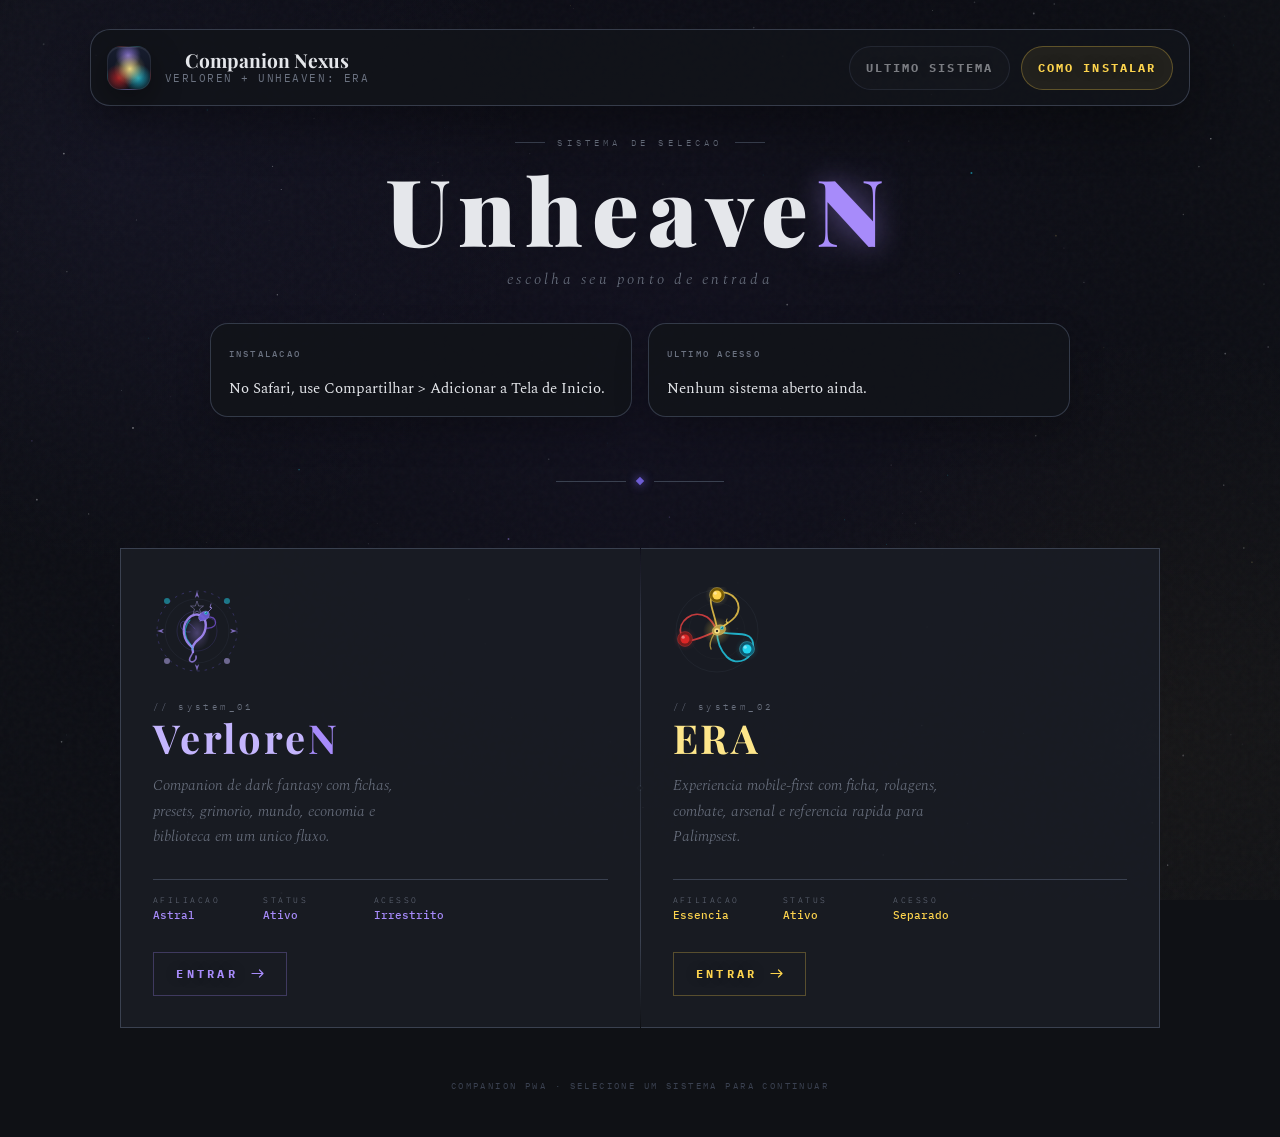
<file: index.html>
<!DOCTYPE html>
<!--
  Audit refactor:
  - Guarded legacy Verloren route bootstrap against blocked sessionStorage.
  - Preserved existing script/style order and GitHub Pages entry behavior.
  - No game data, labels, or mechanics were changed.
-->
<html lang="pt-BR" data-theme="light">
<head>
  <meta charset="UTF-8" />
  <meta name="viewport" content="width=device-width, initial-scale=1.0, maximum-scale=1.0, user-scalable=no" />
  <script src="js/browser-compat.js"></script>
  <script>
    (function () {
      var match = (window.location.search || '').match(/(?:\?|&)app=([^&]+)/);
      var appParam = match ? decodeURIComponent(match[1].replace(/\+/g, ' ')) : '';
      var hasVerlorenSession = false;
      try {
        hasVerlorenSession = sessionStorage.getItem('verloren_active') === '1';
      } catch (error) {
        hasVerlorenSession = false;
      }
      if (
        appParam === 'verloren' ||
        window.location.hash === '#new' ||
        hasVerlorenSession
      ) {
        try {
          sessionStorage.setItem('verloren_active', '1');
        } catch (error) {
          // Session routing is optional; the explicit URL remains enough to load Verloren.
        }
        return;
      }
      window.location.replace('launcher.html');
    })();
  </script>
  <title>Verloren RPG Sheets</title>
  <link rel="manifest" href="manifest.json" />
  <link rel="icon" type="image/svg+xml" href="assets/icons/verloren-mark.svg" />
  <link rel="apple-touch-icon" href="assets/icons/icon-192.png" />
  <meta name="theme-color" content="#111726" />
  <meta name="apple-mobile-web-app-capable" content="yes" />
  <meta name="apple-mobile-web-app-title" content="Verloren Sheets" />
  <!-- Google Fonts -->
  <link rel="preconnect" href="https://fonts.googleapis.com" />
  <link rel="preconnect" href="https://fonts.gstatic.com" crossorigin />
  <link href="https://fonts.googleapis.com/css2?family=IBM+Plex+Mono:wght@400;500;700&family=Merriweather:wght@400;700&family=Playfair+Display:wght@600;700&display=swap" rel="stylesheet" />

  <link rel="stylesheet" href="css/typography.css" />
  <link rel="stylesheet" href="css/themes.css" />
  <link rel="stylesheet" href="css/reset_base.css" />
  <link rel="stylesheet" href="css/layout_main.css" />
  <link rel="stylesheet" href="css/tabs.css" />
  <link rel="stylesheet" href="css/main_content.css" />
  <link rel="stylesheet" href="css/views.css" />
  <link rel="stylesheet" href="css/biblioteca.css" />
  <link rel="stylesheet" href="css/editor.css" />
  <link rel="stylesheet" href="css/atributos.css" />
  <link rel="stylesheet" href="css/modos.css" />
  <link rel="stylesheet" href="css/listas_dinamicas.css" />
  <link rel="stylesheet" href="css/sidebar_editor.css" />
  <link rel="stylesheet" href="css/modal.css" />
  <link rel="stylesheet" href="css/presets_racas.css" />
  <link rel="stylesheet" href="css/toast.css" />
  <link rel="stylesheet" href="css/divisor_ornamentado.css" />
  <link rel="stylesheet" href="css/toggle_theme.css" />
  <link rel="stylesheet" href="css/abas_racas.css" />
  <link rel="stylesheet" href="css/tipo_toggle.css" />
  <link rel="stylesheet" href="css/import_export.css" />
  <link rel="stylesheet" href="css/responsividade.css" />
  <link rel="stylesheet" href="css/scrollbar_custom.css" />
  <link rel="stylesheet" href="css/modo_leitura.css" />
  <link rel="stylesheet" href="css/import_preset.css" />
  <link rel="stylesheet" href="css/subtitulo_biblioteca.css" />
  <link rel="stylesheet" href="css/badge.css" />
  <link rel="stylesheet" href="css/botao_save.css" />
  <link rel="stylesheet" href="css/select_raca_editor.css" />
  <link rel="stylesheet" href="css/habilidades_raca_editor.css" />
  <link rel="stylesheet" href="css/niveis.css" />
  <link rel="stylesheet" href="css/economia.css" />
  <link rel="stylesheet" href="css/grimorio_inventario.css" />
  <link rel="stylesheet" href="css/subatributos.css" />
  <link rel="stylesheet" href="css/grafico_radial.css" />
  <link rel="stylesheet" href="css/sistema.css" />
  <link rel="stylesheet" href="css/mundo.css" />
  <link rel="stylesheet" href="css/bestiario.css" />
  <link rel="stylesheet" href="css/metaflora.css" />
  <link rel="stylesheet" href="css/subsec_mundo.css" />
  <link rel="stylesheet" href="css/subtabs_sistema.css" />
  <link rel="stylesheet" href="css/compacto_expandido.css" />
  <link rel="stylesheet" href="css/settings.css" />
  <link rel="stylesheet" href="css/theme_data.css" />
  <link rel="stylesheet" href="css/another_setting.css" />
  <link rel="stylesheet" href="css/retrato.css" />
  <link rel="stylesheet" href="css/system_workbench.css" />

</head>
<body>

<!-- splash gerenciado inteiramente por js/splash.js -->
<script type="module" src="js/splash.js"></script>

<div id="app">
  <!-- =========================================================
       TOPBAR
  ========================================================= -->
  <header class="topbar">
    <div class="topbar-brand">
      <div class="brand-icon"><img src="assets/icons/verloren-mark.svg" alt="Verloren" /></div>
      <div class="brand-name">Verloren <span>RPG Sheets</span></div>
    </div>

    <nav class="nav-tabs">
      <button class="nav-tab active" onclick="showPage('library')" id="tab-library">📚 Biblioteca</button>
      <button class="nav-tab" onclick="showPage('presets')" id="tab-presets">✨ Presets</button>
      <button class="nav-tab" onclick="showPage('sistema')" id="tab-sistema">📖 Sistema</button>
      <button class="nav-tab" onclick="showPage('mundo')" id="tab-mundo">🌍 Mundo</button>
    </nav>

    <div class="topbar-actions">
      <button class="btn-icon" onclick="sessionStorage.removeItem('verloren_active'); window.location.href='launcher.html'" title="Hub de sistemas">SYS</button>
      <button class="btn-icon" onclick="openImportModal()" title="Importar JSON">IN</button>
      <button class="btn-icon" onclick="exportBackup()" title="Exportar backup">OUT</button>
      <button class="btn-icon overflow-menu-btn" id="overflowMenuBtn" onclick="openSettingsSidebar()" title="Configuracoes" aria-label="Abrir configuracoes" aria-haspopup="true">SET</button>
    </div>
  </header>

  <!-- =========================================================
       SETTINGS SIDEBAR (overflow menu)
  ========================================================= -->
  <div class="settings-overlay" id="settingsOverlay" onclick="closeSettingsSidebar()" aria-hidden="true"></div>

  <aside class="settings-sidebar" id="settingsSidebar" role="dialog" aria-label="Configurações" aria-modal="true">
    <div class="settings-sidebar-inner">

      <div class="settings-header">
        <span class="settings-title">⚙ Configurações</span>
        <button class="settings-close-btn" onclick="closeSettingsSidebar()" aria-label="Fechar">✕</button>
      </div>

      <div class="settings-body">

        <section class="settings-section">
          <h3 class="settings-section-title">🎨 Aparência</h3>

          <div class="settings-subsection">
            <div class="settings-row">
              <div>
                <div class="settings-subsection-label">Modo</div>
                <div class="settings-hint">Claro ou Escuro</div>
              </div>
              <button class="mode-switch-btn" id="modeSwitchBtn" onclick="toggleDarkMode()" aria-label="Alternar modo">
                <span id="modeSwitchLabel">☀️ Claro</span>
              </button>
            </div>
          </div>

          <div class="settings-subsection">
            <div class="settings-subsection-label">Tema de cores</div>
            <ul class="theme-list" id="themeList" role="listbox" aria-label="Seletor de tema"></ul>
          </div>

          <div class="settings-subsection">
            <div class="settings-subsection-label">Tamanho da fonte</div>
            <div class="font-size-buttons" role="group" aria-label="Tamanho da fonte">
              <button class="font-size-btn" data-size="small" onclick="setFontSize('small')">P</button>
              <button class="font-size-btn" data-size="normal" onclick="setFontSize('normal')">M</button>
              <button class="font-size-btn" data-size="large" onclick="setFontSize('large')">G</button>
              <button class="font-size-btn" data-size="xlarge" onclick="setFontSize('xlarge')">XG</button>
            </div>
          </div>

          <div class="settings-subsection">
            <div class="settings-row">
              <div>
                <div class="settings-subsection-label">Alto Contraste</div>
                <div class="settings-hint">Melhora legibilidade (WCAG AA+)</div>
              </div>
              <button class="settings-toggle" id="contrastToggle" role="switch" onclick="toggleHighContrast()" aria-label="Alto contraste"></button>
            </div>
          </div>
        </section>

        <section class="settings-section">
          <h3 class="settings-section-title">♿ Acessibilidade</h3>
          <div class="settings-subsection">
            <div class="settings-row">
              <div>
                <div class="settings-subsection-label">Reduzir movimento</div>
                <div class="settings-hint">Desativa animações e transições</div>
              </div>
              <button class="settings-toggle" id="motionToggle" role="switch" onclick="toggleReduceMotion()" aria-label="Reduzir movimento"></button>
            </div>
          </div>
        </section>
        <section class="settings-section">
          <h3 class="settings-section-title">App</h3>
          <div class="settings-subsection">
            <div class="settings-row settings-install-row">
              <div>
                <div class="settings-subsection-label">Hub de sistemas</div>
                <div class="settings-hint">Volte ao seletor unificado do companion app.</div>
              </div>
              <button class="mode-switch-btn" onclick="window.location.href='launcher.html'">Abrir hub</button>
            </div>
          </div>
          <div class="settings-subsection">
            <div class="settings-row settings-install-row">
              <div>
                <div class="settings-subsection-label">Instalacao</div>
                <div class="settings-hint" id="installStatusText">Abra no navegador compativel para instalar o app.</div>
              </div>
              <button class="mode-switch-btn" id="installAppBtn" onclick="promptInstallApp()" disabled>Instalar</button>
            </div>
          </div>
        </section>

        <section class="settings-section">
          <h3 class="settings-section-title">Sobre</h3>
          <div class="settings-subsection app-info">
            <div class="settings-row">
              <span class="settings-subsection-label">Versão</span>
              <span class="settings-value">3.2.0</span>
            </div>
            <div class="settings-row">
              <span class="settings-subsection-label">Créditos</span>
              <span class="settings-value">Verloren RPG</span>
            </div>
          </div>
        </section>

      </div>
    </div>
  </aside>

  <canvas id="portraitCanvas"></canvas>
  <input type="file" id="portraitFileInput" accept="image/*" onchange="handlePortraitFile(event)" />

  <!-- Indicador de autosave -->
  <div class="autosave-indicator" id="autosaveIndicator">✓ Salvo automaticamente</div>

  <!-- =========================================================
       PÁGINA 1 — BIBLIOTECA
  ========================================================= -->
  <div class="main-content">
    <div class="page active" id="page-library">
      <div class="library-header">
        <h1 class="library-title">Fichas</h1>
        <div style="display:flex;gap:10px;flex-wrap:wrap;">
          <button class="btn btn-secondary btn-sm" onclick="openPreloadModal()">🌟 Pré-carregar Raças</button>
          <button class="btn btn-secondary btn-sm" onclick="carregarPersonagensPreset()">👤 Personagens Prontos</button>
          <button class="btn btn-primary" onclick="newSheet()">+ Nova Ficha</button>
        </div>
      </div>

      <div class="library-controls">
        <div class="search-wrap">
          <input class="search-input" type="text" id="searchInput" placeholder="Buscar fichas..." oninput="renderLibrary()" />
        </div>
        <select class="filter-select" id="filterClass" onchange="renderLibrary()">
          <option value="">Todas as classificações</option>
          <option value="Base">Base</option>
          <option value="Celestial">Celestial</option>
          <option value="Excêntrica">Excêntrica</option>
        </select>
        <select class="filter-select" id="filterType" onchange="renderLibrary()">
          <option value="">Todos os tipos</option>
          <option value="jogador">Jogador</option>
          <option value="npc">NPC</option>
          <option value="preset">Preset Racial</option>
        </select>
      </div>

      <!-- Fichas normais -->
      <div id="cardsGrid" class="cards-grid"></div>

      <!-- Separador de presets -->
      <div class="section-separator" id="presetSeparator" style="display:none;">
        <h2>Presets Raciais</h2>
      </div>
      <div id="presetCardsGrid" class="cards-grid"></div>
    </div>

    <!-- =========================================================
         PÁGINA 2 — EDITOR
    ========================================================= -->
    <div class="page" id="page-editor">
      <div class="editor-header">
        <button class="btn btn-ghost btn-sm" onclick="showPage('library')">← Voltar</button>
        <input class="editor-title-input" id="sheetName" type="text" placeholder="Nome..." oninput="debounceSave()" />
        <button class="btn btn-secondary btn-sm" onclick="previewSheet()">👁 Pré-visualizar</button>
        <button class="btn btn-ghost btn-sm" onclick="exportSheetJSON()">⬇️ JSON</button>
      </div>

      <!-- View tabs -->
      <div class="ficha-view-tabs">
        <button class="ficha-view-tab active" onclick="showFichaView('editar')">✏️ Editar</button>
        <button class="ficha-view-tab" onclick="showFichaView('compacto')">👁 Compacto</button>
        <button class="ficha-view-tab" onclick="showFichaView('expandido')">📜 Expandido</button>
      </div>

      <!-- PAINEL: EDITOR -->
      <div class="ficha-view-panel active" id="fichaview-editar">
      <div class="editor-layout">
        <!-- Coluna principal -->
        <div>
          <!-- DADOS GERAIS -->
          <div class="editor-section">
            <h2 class="section-title">Dados Gerais</h2>
            <div class="form-row" style="margin-bottom:14px;">
              <div class="form-group" style="margin:0;">
                <label class="form-label">Classificação</label>
                <div class="classificacao-tab" id="classTab">
                  <button class="class-btn active-base" onclick="setClassificacao('Base')" id="cls-base">Base</button>
                  <button class="class-btn" onclick="setClassificacao('Celestial')" id="cls-celestial">Celestial</button>
                  <button class="class-btn" onclick="setClassificacao('Excêntrica')" id="cls-eccentrica">Excêntrica</button>
                </div>
              </div>
              <div class="form-group" style="margin:0;">
                <label class="form-label">Tipo da Ficha</label>
                <div style="display:flex;gap:8px;flex-wrap:wrap;">
                  <div class="tipo-toggle" id="tipoToggle">
                    <button class="tipo-btn active" onclick="setTipo('jogador')" id="tipo-jogador">Jogador</button>
                    <button class="tipo-btn" onclick="setTipo('npc')" id="tipo-npc">NPC</button>
                    <button class="tipo-btn" onclick="setTipo('preset')" id="tipo-preset">Preset Racial</button>
                  </div>
                </div>
              </div>
            </div>
            <!-- SELETOR DE RAÇA — filtrado pela classificação selecionada -->
            <div class="race-selector-wrap">
              <label class="race-selector-label">Raça Base <span style="font-weight:400;text-transform:none;letter-spacing:0;">(opcional — aplica modificadores automaticamente)</span></label>
              <div class="race-chips" id="raceChips"></div>
              <div id="subraceWrap" style="display:none;"></div>
              <div id="raceAppliedBanner" style="display:none;"></div>
            </div>

            <div class="form-group">
              <label class="form-label">Conceito Narrativo</label>
              <textarea class="form-textarea" id="conceitoNarrativo" placeholder="Descreva o conceito narrativo desta raça..." oninput="debounceSave()"></textarea>
            </div>
          </div>

          <!-- === NOVO: SISTEMA DE NÍVEIS === -->
          <div class="editor-section">
            <h2 class="section-title">⚔️ Nível & Progressão</h2>
            <div class="nivel-sistema">
              <div class="nivel-contador-wrap">
                <label class="form-label">Nível do Personagem</label>
                <div class="nivel-contador">
                  <button class="nivel-btn" onclick="ajustarNivel(-1)" title="Diminuir nível">−</button>
                  <input type="number" id="nivelInput" class="nivel-display" value="1" min="1" max="20" oninput="setNivelManual(this.value)" />
                  <button class="nivel-btn" onclick="ajustarNivel(1)" title="Aumentar nível">+</button>
                </div>
                <div class="nivel-info">Mínimo: 1 | Máximo: 20</div>
              </div>

              <!-- Ímpeto -->
              <div class="nivel-contador-wrap">
                <label class="form-label">⚡ Ímpeto Acumulado</label>
                <div style="display:flex;align-items:center;gap:10px;">
                  <input type="number" id="impetoInput" class="form-input" min="0" value="0" oninput="salvarImpeto(this.value)" style="width:100px;text-align:center;font-size:1.1rem;font-weight:700;" />
                  <div id="impetoMeta" style="font-size:0.8rem;color:var(--text-muted);line-height:1.4;"></div>
                </div>
                <div class="nivel-info" id="impetoNivelHint">Próximo nível: — Ímpeto</div>
              </div>

              <div class="pontos-sistema">
                <div class="pontos-card">
                  <div class="pontos-header">
                    <span class="pontos-icone">📊</span>
                    <div>
                      <div class="pontos-titulo">Pontos de Atributo</div>
                      <div class="pontos-valor"><span id="pontosAttrUsados">0</span> / <span id="pontosAttrTotal">4</span></div>
                    </div>
                  </div>
                  <div class="pontos-desc">
                    3 + nível pontos. Atributos negativos (-1) devolvem 1 ponto cada (máx. 3).
                  </div>
                  <button class="reset-pontos-btn" onclick="resetAtributos()" title="Zera todos os atributos base do jogador">↺ Resetar atributos</button>
                </div>

                <div class="pontos-card">
                  <div class="pontos-header">
                    <span class="pontos-icone">🎭</span>
                    <div>
                      <div class="pontos-titulo">Pontos de Modo</div>
                      <div class="pontos-valor"><span id="pontosModoUsados">0</span> / <span id="pontosModoTotal">2</span></div>
                    </div>
                  </div>
                  <div class="pontos-desc">
                    2 pontos no nível 1, +1 a cada 6 níveis. Base racial gratuita.
                  </div>
                  <button class="reset-pontos-btn" onclick="resetModos()" title="Retorna modos ao valor base racial">↺ Resetar modos</button>
                </div>

                <div class="pontos-card">
                  <div class="pontos-header">
                    <span class="pontos-icone">✨</span>
                    <div>
                      <div class="pontos-titulo">Habilidades Disponíveis</div>
                      <div class="pontos-valor"><span id="habAprendidas">0</span> / <span id="habDisponiveis">1</span></div>
                    </div>
                  </div>
                  <div class="pontos-desc">
                    1 habilidade no nível 1, +1 a cada 2 níveis. Use "Aprender" nas habilidades raciais.
                  </div>
                  <button class="reset-pontos-btn" onclick="resetHabilidades()" title="Desaprende todas as habilidades">↺ Resetar habilidades</button>
                </div>
              </div>
            </div>
          </div>

          <!-- === NOVO: MODIFICADORES Aika/Ukya === -->
          <div class="editor-section">
            <h2 class="section-title">💫 Modificadores Raciais</h2>
            <div class="modificador-wrap">
              <label class="form-label">Escolha um modificador (opcional)</label>
              <div class="modificador-grid">
                <button class="modificador-btn" id="mod-normal" onclick="setModificador(null)" data-active="true">
                  <div class="mod-icone">⬡</div>
                  <div class="mod-nome">Normal</div>
                  <div class="mod-desc">Sem modificadores</div>
                </button>
                
                <button class="modificador-btn" id="mod-Aika" onclick="setModificador('Aika')">
                  <div class="mod-icone">💠
                  </div>
                  <div class="mod-nome">Aika</div>
                  <div class="mod-desc">FOR = -∞ · MAG +2<br>+Intuitivo +Preciso<br>CON→RESM · −1 VIDA</div>
                </button>
                
                <button class="modificador-btn" id="mod-Ukya" onclick="setModificador('Ukya')">
                  <div class="mod-icone">🔶</div>
                  <div class="mod-nome">Ukya</div>
                  <div class="mod-desc">MAG = -∞ · FOR +2<br>+Bruto +Ágil</div>
                </button>
              </div>
              <div class="modificador-aviso" id="modificadorAviso" style="display:none;"></div>
            </div>
          </div>

          <!-- ATRIBUTOS BASE -->
          <div class="editor-section">
            <h2 class="section-title">Atributos Base</h2>
            <p style="font-size:0.78rem;color:var(--text-muted);margin-bottom:16px;">Base: 0 a +max. Até 3 atributos podem ir a -1 (devolvem 1 ponto cada). Total com racial mínimo -3.</p>
            <div class="attrs-grid" id="attrsGrid"></div>
          </div>

          <!-- MODOS NARRATIVOS -->
          <div class="editor-section">
            <h2 class="section-title">Modos Narrativos</h2>
            <div id="modosRaceInfo" style="margin-bottom:14px;"></div>
            <div class="modos-grid" id="modosGrid"></div>
          </div>

          <!-- TRAÇOS FIXOS -->
          <div class="editor-section">
            <h2 class="section-title">Traços Fixos</h2>
            <div class="dynamic-list" id="tracosList"></div>
            <div class="list-footer">
              <span id="tracosCount">0 traços</span>
              <button class="btn btn-ghost btn-sm" onclick="addItem('tracos')">+ Adicionar Traço</button>
            </div>
          </div>

          <!-- VANTAGENS SITUACIONAIS -->
          <div class="editor-section">
            <h2 class="section-title">Vantagens Situacionais</h2>
            <div class="dynamic-list" id="vantagensList"></div>
            <div class="list-footer">
              <span></span>
              <button class="btn btn-ghost btn-sm" onclick="addItem('vantagens')">+ Adicionar Vantagem</button>
            </div>
          </div>

          <!-- VULNERABILIDADES NATURAIS -->
          <div class="editor-section">
            <h2 class="section-title">Vulnerabilidades Naturais</h2>
            <div class="dynamic-list" id="vulnerabilidadesList"></div>
            <div class="list-footer">
              <span></span>
              <button class="btn btn-ghost btn-sm" onclick="addItem('vulnerabilidades')">+ Adicionar Vulnerabilidade</button>
            </div>
          </div>

          <!-- HABILIDADES RACIAIS -->
          <div class="editor-section" id="habSection" style="display:none;">
            <h2 class="section-title">Habilidades Raciais</h2>
            <div id="habContent"></div>
          </div>

          <!-- ========== FASE 4: SUBATRIBUTOS CALCULADOS ========== -->
          <!-- ========== BACKGROUND DO PERSONAGEM ========== -->
          <div class="editor-section">
            <h2 class="section-title">📜 Background do Personagem</h2>
            <p style="font-size:0.78rem;color:var(--text-muted);margin-bottom:16px;">Apenas para Fichas de Jogador. Não concede bônus mecânicos — define a base narrativa.</p>
            <div class="form-group">
              <label class="form-label">Origem & História</label>
              <textarea class="form-textarea" id="bgOrigem" rows="4" placeholder="Local de origem, memórias, experiências anteriores, o que trouxe este personagem até aqui..." oninput="debounceSave()" style="min-height:90px;"></textarea>
            </div>
            <div class="form-group">
              <label class="form-label">Memória Marcante da Infância</label>
              <textarea class="form-textarea" id="bgMemoria" rows="3" placeholder="Uma memória afetiva ou marcante que moldou este personagem..." oninput="debounceSave()" style="min-height:72px;"></textarea>
            </div>
            <div class="form-row">
              <div class="form-group" style="margin:0;">
                <label class="form-label">Objetivo Principal</label>
                <input class="form-input" id="bgObjetivo" type="text" placeholder="O que este personagem busca?" oninput="debounceSave()" />
              </div>
              <div class="form-group" style="margin:0;">
                <label class="form-label">Motivação / Determinação</label>
                <input class="form-input" id="bgMotivacao" type="text" placeholder="Por que é determinado a seguir este caminho?" oninput="debounceSave()" />
              </div>
            </div>
            <div class="form-group">
              <label class="form-label">Prioridades & Valores</label>
              <textarea class="form-textarea" id="bgValores" rows="2" placeholder="O que este personagem valoriza acima de tudo? Quais suas prioridades centrais?" oninput="debounceSave()" style="min-height:60px;"></textarea>
            </div>
          </div>

          <!-- ========== PERÍCIAS ========== -->
          <div class="editor-section">
            <h2 class="section-title">🎓 Perícias</h2>
            <p style="font-size:0.78rem;color:var(--text-muted);margin-bottom:14px;">Todas iniciam em 0. Na criação, distribua +1 em até 3 perícias diferentes (máximo +1 por perícia na criação). Total disponível: <strong id="periciasPontosInfo">3</strong> ponto(s).</p>
            <div id="periciasGrid" style="display:grid;grid-template-columns:repeat(auto-fill,minmax(200px,1fr));gap:8px;"></div>
          </div>

          <!-- ════ RECURSOS (HP / SP / MP / SAN) ════ -->
          <div class="editor-section">
            <h2 class="section-title">💚 Recursos Vitais</h2>
            <p style="font-size:0.78rem;color:var(--text-muted);margin-bottom:14px;">Ajuste os valores atuais com os botões. Fórmulas aplicadas automaticamente ao mudar atributos ou nível.</p>
            <div id="recursosBarrasWrap">
              <!-- Renderizado via renderBarrasRecursos() -->
            </div>
          </div>

          <div class="editor-section">
            <h2 class="section-title">📊 Derivados & Combate</h2>
            <p style="font-size:0.78rem;color:var(--text-muted);margin-bottom:16px;">Calculados automaticamente a partir dos atributos, nível e equipamento.</p>
            <div class="subatributos-grid" id="subatributosGrid">
              <!-- Renderizado via JS -->
            </div>
          </div>

          <!-- ========== FASE 5: GRÁFICO RADIAL ========== -->
          <div class="editor-section">
            <h2 class="section-title">📈 Perfil de Combate</h2>
            <div class="grafico-wrapper">
              <canvas id="radarChart" style="max-width:100%;"></canvas>
            </div>
            <div class="grafico-legenda">
              <div class="legenda-item"><span class="legenda-cor" style="background:#5fa87a;"></span><span>Resistência</span></div>
              <div class="legenda-item"><span class="legenda-cor" style="background:#c05060;"></span><span>Agressividade</span></div>
              <div class="legenda-item"><span class="legenda-cor" style="background:#c8a8f8;"></span><span>Magia</span></div>
              <div class="legenda-item"><span class="legenda-cor" style="background:#7ab4e0;"></span><span>Estratégia</span></div>
              <div class="legenda-item"><span class="legenda-cor" style="background:#f0deb0;"></span><span>Versatilidade</span></div>
            </div>
          </div>

          <!-- ========== FASE 3: ECONOMIA & EQUIPAMENTOS ========== -->
          <div class="editor-section">
            <h2 class="section-title">💰 Economia & Equipamentos</h2>

            <div class="economia-painel">
              <!-- Moedas Multi-Currency -->
              <div>
                <label class="form-label">💰 Carteira de Moedas</label>
                <div class="carteira-grid">
                  <div class="moeda-bloco cobre">
                    <div class="moeda-icone">🟤</div>
                    <input type="number" id="carteiraCobre" min="0" value="0" oninput="salvarMoedaEspecifica('cobre', this.value)" />
                    <div class="moeda-nome">Cobre</div>
                  </div>
                  <div class="moeda-bloco prata">
                    <div class="moeda-icone">⚪</div>
                    <input type="number" id="carteiraPrata" min="0" value="0" oninput="salvarMoedaEspecifica('prata', this.value)" />
                    <div class="moeda-nome">Prata</div>
                  </div>
                  <div class="moeda-bloco ouro">
                    <div class="moeda-icone">🟡</div>
                    <input type="number" id="carteiraOuro" min="0" value="0" oninput="salvarMoedaEspecifica('ouro', this.value)" />
                    <div class="moeda-nome">Ouro</div>
                  </div>
                  <div class="moeda-bloco platina">
                    <div class="moeda-icone">🔵</div>
                    <input type="number" id="carteiraPlatina" min="0" value="0" oninput="salvarMoedaEspecifica('platina', this.value)" />
                    <div class="moeda-nome">Platina</div>
                  </div>
                </div>
                <div class="carteira-info-row">
                  <span class="carteira-conversao">100 Cu = 1 P · 10 P = 1 O · 10 O = 1 Pt</span>
                  <button class="btn btn-secondary btn-sm" onclick="converterMoedas()" title="Converte automaticamente para moedas maiores">⇅ Converter</button>
                </div>
                <div class="moedas-info" style="margin-top:4px;">Prata inicial: 50 + (50 × nível) = <span id="moedasInicial">100</span>P</div>
                <!-- Legacy hidden input for compatibility -->
                <input type="hidden" id="moedasInput" value="100" />
                <div style="display:flex;gap:6px;margin-top:8px;">
                  <button class="btn btn-primary btn-sm" onclick="abrirTransacao('ganhar')" title="Ganhar moedas">+ Ganhar P</button>
                  <button class="btn btn-secondary btn-sm" onclick="abrirTransacao('gastar')" title="Gastar moedas">− Gastar P</button>
                </div>
              </div>

              <!-- Barra de Carga -->
              <div class="carga-section">
                <div class="carga-label-row">
                  <span class="carga-label">⚖️ Capacidade de Carga</span>
                  <span class="carga-texto"><span id="cargaAtual">0</span> kg / <span id="cargaMaxima">10</span> kg</span>
                </div>
                <div class="carga-barra">
                  <div class="carga-barra-fill" id="cargaFill" style="width:0%;"></div>
                </div>
                <div style="font-size:0.72rem;color:var(--text-muted);margin-top:6px;">
                  Fórmula: FOR≥0 → FOR³+FOR²+FOR+10 | FOR&lt;0 → FOR×2+10
                </div>
              </div>

              <!-- Slots de Equipamento -->
              <div>
                <label class="form-label">Slots de Combate</label>
                <div class="slots-combate">
                  <div class="slot-equipamento" data-slot="maoEsquerda">
                    <div class="slot-icone">🗡️</div>
                    <div class="slot-label">Mão Esquerda</div>
                    <div class="slot-item" id="slot-maoEsquerda"><span class="slot-vazio">Vazio</span></div>
                    <button class="slot-adicionar" onclick="abrirSeletorEquipamento('maoEsquerda')">+ Equipar</button>
                  </div>
                  <div class="slot-equipamento" data-slot="armadura">
                    <div class="slot-icone">🛡️</div>
                    <div class="slot-label">Armadura</div>
                    <div class="slot-item" id="slot-armadura"><span class="slot-vazio">Vazio</span></div>
                    <button class="slot-adicionar" onclick="abrirSeletorEquipamento('armadura')">+ Equipar</button>
                  </div>
                  <div class="slot-equipamento" data-slot="maoDireita">
                    <div class="slot-icone">🗡️</div>
                    <div class="slot-label">Mão Direita</div>
                    <div class="slot-item" id="slot-maoDireita"><span class="slot-vazio">Vazio</span></div>
                    <button class="slot-adicionar" onclick="abrirSeletorEquipamento('maoDireita')">+ Equipar</button>
                  </div>
                </div>
              </div>

              <!-- Loja de Itens -->
              <div class="inventario-section">
                <div class="inventario-header">
                  <h3>🏪 Catálogo de Compras</h3>
                  <div style="display:flex;gap:6px;align-items:center;">
                    <input class="search-input" id="lojaSearch" type="text" placeholder="Buscar itens..." oninput="filtrarLoja()" style="width:150px;font-size:0.78rem;padding:5px 10px;" />
                  </div>
                </div>
                <div class="loja-tabs" id="lojaTabs">
                  <button class="loja-tab active" onclick="setLojaTab('todos')">Todos</button>
                  <button class="loja-tab" onclick="setLojaTab('arma')">⚔️ Armas</button>
                  <button class="loja-tab" onclick="setLojaTab('armadura')">🛡️ Armaduras</button>
                  <button class="loja-tab" onclick="setLojaTab('escudo')">🔰 Escudos</button>
                  <button class="loja-tab" onclick="setLojaTab('pocao')">🧪 Poções</button>
                  <button class="loja-tab" onclick="setLojaTab('elixir')">⚗️ Elixires</button>
                  <button class="loja-tab" onclick="setLojaTab('util')">🎒 Utilidade</button>
                  <button class="loja-tab" onclick="setLojaTab('material')">💎 Materiais</button>
                  <button class="loja-tab" onclick="setLojaTab('comida')">🍖 Comida</button>
                </div>
                <div class="loja-grid" id="lojaGrid">
                  <!-- Renderizado via JS -->
                </div>
              </div>

              <!-- Inventário -->
              <div class="inventario-section">
                <div class="inventario-header">
                  <h3>📦 Inventário</h3>
                  <button class="btn btn-primary btn-sm" onclick="abrirAdicionarItem()">+ Item Manual</button>
                </div>
                <div class="inventario-lista" id="inventarioLista">
                  <div class="inventario-vazio">Inventário vazio. Compre itens na loja ou adicione manualmente.</div>
                </div>
              </div>

              <!-- Histórico de Transações -->
              <div class="recompensas-section">
                <div class="recompensas-header">
                  <h3>📜 Histórico de Transações</h3>
                  <div style="display:flex;gap:6px;">
                    <button class="btn btn-secondary btn-sm" onclick="abrirAdicionarRecompensa()">+ Recompensa</button>
                    <button class="btn btn-secondary btn-sm" onclick="limparHistoricoTransacoes()" style="color:var(--attr-neg);">Limpar</button>
                  </div>
                </div>
                <div class="recompensas-timeline" id="recompensasLista">
                  <div class="recompensas-vazio">Nenhuma transação registrada.</div>
                </div>
              </div>
            </div>
          </div>

          <!-- ARQUÉTIPO + CUSTO NARRATIVO -->
          <div class="editor-section">
            <h2 class="section-title">Arquétipo & Custo</h2>
            <div class="form-row">
              <div class="form-group" style="margin:0;">
                <label class="form-label">Arquétipo Natural</label>
                <input class="form-input" id="arquetipo" type="text" placeholder="Ex: Guerreiro Primordial" oninput="debounceSave()" />
              </div>
              <div class="form-group" style="margin:0;">
                <label class="form-label">Custo Narrativo</label>
                <input class="form-input" id="custoNarrativo" type="text" placeholder="Ex: Selvageria instintiva" oninput="debounceSave()" />
              </div>
            </div>
          </div>
        </div>

        <!-- Sidebar direita -->
        <aside class="editor-sidebar">
          <!-- Retrato do personagem -->
          <div class="portrait-card">
            <h3 class="sidebar-title">🖼 Retrato</h3>
            <div class="portrait-frame" id="portraitFrame" onclick="document.getElementById('portraitFileInput').click()" title="Clique para enviar imagem">
              <div class="portrait-frame-corners"></div>
              <div class="portrait-placeholder" id="portraitPlaceholder">
                <span class="portrait-placeholder-icon">🎨</span>
                <span class="portrait-placeholder-text">Clique para<br>adicionar retrato</span>
              </div>
              <img id="portraitImg" src="" alt="Retrato do personagem" style="display:none;" />
              <button class="portrait-remove-btn" id="portraitRemoveBtn" onclick="removePortrait(event)" title="Remover retrato" aria-label="Remover retrato">✕</button>
            </div>
            <button class="portrait-upload-btn" onclick="document.getElementById('portraitFileInput').click()">
              📂 Enviar imagem
            </button>
          </div>

          <!-- Picos e Vales -->
          <div class="sidebar-card">
            <h3 class="sidebar-title">⬆ Picos & Vales</h3>
            <p style="font-size:0.72rem;color:var(--text-muted);margin-bottom:12px;">Calculado automaticamente · campo manual opcional</p>
            <div class="pico-vale-item">
              <div class="pico-vale-label pico">🔺 Pico Principal</div>
            <div id="picosAuto" style="font-size:0.82rem;color:var(--attr-pos);margin-bottom:6px;min-height:20px;font-weight:700;font-family:var(--font-title);letter-spacing:0.04em;"></div>
              <input class="form-input" id="picoPrincipal" type="text" placeholder="Anotação manual..." oninput="debounceSave()" style="font-size:0.8rem;" />
            </div>
            <div class="pico-vale-item">
              <div class="pico-vale-label vale">🔻 Fraqueza Estrutural</div>
            <div id="valesAuto" style="font-size:0.82rem;color:var(--attr-neg);margin-bottom:6px;min-height:20px;font-weight:700;font-family:var(--font-title);letter-spacing:0.04em;"></div>
              <input class="form-input" id="fraquezaEstrutural" type="text" placeholder="Anotação manual..." oninput="debounceSave()" style="font-size:0.8rem;" />
            </div>
          </div>

          <!-- Ações de preset -->
          <div class="sidebar-card">
            <h3 class="sidebar-title">✨ Ações de Preset</h3>
            <div style="display:flex;flex-direction:column;gap:8px;">
              <button class="btn btn-secondary btn-sm" onclick="saveAsPreset()" style="justify-content:center;">Salvar como Preset</button>
              <button class="btn btn-secondary btn-sm" onclick="duplicateSheet()" style="justify-content:center;">Duplicar Ficha</button>
              <button class="btn btn-secondary btn-sm" onclick="exportSheetPDF()" style="justify-content:center;">📄 Exportar PDF</button>
              <button class="btn btn-secondary btn-sm" onclick="exportSheetPNG()" style="justify-content:center;">🖼 Exportar PNG</button>
            </div>
          </div>

          <!-- Estatísticas rápidas -->
          <div class="sidebar-card" id="statsCard">
            <h3 class="sidebar-title">📊 Resumo</h3>
            <div id="statsContent" style="font-size:0.82rem;color:var(--text-secondary);line-height:2;"></div>
          </div>
        </aside>
      </div>
      </div><!-- /fichaview-editar -->

      <!-- PAINEL: COMPACTO (read-only, limpo) -->
      <div class="ficha-view-panel" id="fichaview-compacto">
        <div class="compact-sheet" id="compactSheetContent">
          <!-- Preenchido via JS ao mudar para esta tab -->
          <div class="empty-state" style="padding:60px 20px;color:var(--text-muted);">
            <div class="empty-state-icon">👁</div>
            <h3>Modo Compacto</h3>
            <p>Selecione ou abra uma ficha para visualizar aqui.</p>
          </div>
        </div>
      </div>

      <!-- PAINEL: EXPANDIDO (read-only, detalhado) -->
      <div class="ficha-view-panel" id="fichaview-expandido">
        <div class="expanded-sheet" id="expandedSheetContent">
          <div class="empty-state" style="padding:60px 20px;color:var(--text-muted);">
            <div class="empty-state-icon">📜</div>
            <h3>Modo Expandido</h3>
            <p>Selecione ou abra uma ficha para visualizar aqui.</p>
          </div>
        </div>
      </div>
    </div>

    <!-- =========================================================
         PÁGINA 3 — PRESETS
    ========================================================= -->
    <div class="page" id="page-presets">
      <div class="library-header">
        <h1 class="library-title">Presets Raciais</h1>
        <div style="display:flex;gap:10px;">
          <button class="btn btn-secondary btn-sm" onclick="openImportPresetModal()">⬇️ Importar JSON</button>
          <button class="btn btn-primary btn-sm" onclick="openPreloadModal()">🌟 Pré-carregar Raças</button>
        </div>
      </div>
      <div class="presets-grid" id="presetsGrid"></div>
      <div id="presetsEmptyState" class="empty-state" style="display:none;">
        <div class="empty-state-icon">✨</div>
        <h3>Nenhum preset ainda</h3>
        <p>Salve uma ficha como Preset ou pré-carregue as raças padrão.</p>
      </div>
    </div>
  </div>

  <!-- =========================================================
       PÁGINA 4 — SISTEMA (Referência de Regras)
  ========================================================= -->
  <div class="page" id="page-sistema">
    <div class="library-header">
      <h1 class="library-title">📖 Sistema Verloren</h1>
      <p style="color:var(--text-secondary);font-size:0.9rem;">Compêndio de regras — referência rápida</p>
    </div>

    <!-- Navegação agrupada do Sistema -->
    <div class="sistema-nav" id="sistemaNav">

      <!-- GRUPO: PERSONAGEM -->
      <div class="sgrp" id="sgrp-personagem">
        <button class="sgrp-btn has-active" onclick="toggleSGrp('personagem')" id="sgrpbtn-personagem">
          <span class="sgrp-icon">🧬</span>
          <span class="sgrp-label">Personagem</span>
          <span class="sgrp-arrow" id="sgrparrow-personagem">▾</span>
        </button>
        <div class="sgrp-items open" id="sgrpitems-personagem">
          <button class="sistema-subtab active" onclick="showSistemaSubsec('atributos')" data-grp="personagem">⚡ Atributos</button>
          <button class="sistema-subtab" onclick="showSistemaSubsec('niveis')" data-grp="personagem">📈 Níveis</button>
          <button class="sistema-subtab" onclick="showSistemaSubsec('subatributos')" data-grp="personagem">🧮 Subatributos</button>
          <button class="sistema-subtab" onclick="showSistemaSubsec('Aika-Ukya')" data-grp="personagem">☯ Aika/Ukya</button>
          <button class="sistema-subtab" onclick="showSistemaSubsec('background')" data-grp="personagem">📖 Background</button>
          <button class="sistema-subtab" onclick="showSistemaSubsec('habilidades-raciais')" data-grp="personagem">🧬 Habilidades Raciais</button>
          <button class="sistema-subtab" onclick="showSistemaSubsec('equipamentos')" data-grp="personagem">⚔️ Equipamentos</button>
        </div>
      </div>

      <!-- GRUPO: AÇÃO -->
      <div class="sgrp" id="sgrp-acao">
        <button class="sgrp-btn" onclick="toggleSGrp('acao')" id="sgrpbtn-acao">
          <span class="sgrp-icon">⚔️</span>
          <span class="sgrp-label">Ação</span>
          <span class="sgrp-arrow" id="sgrparrow-acao">▾</span>
        </button>
        <div class="sgrp-items" id="sgrpitems-acao">
          <button class="sistema-subtab" onclick="showSistemaSubsec('modos')" data-grp="acao">🎭 Modos</button>
          <button class="sistema-subtab" onclick="showSistemaSubsec('combate')" data-grp="acao">⚔️ Combate</button>
          <button class="sistema-subtab" onclick="showSistemaSubsec('tracos-rolagem')" data-grp="acao">🎲 Traços de Rolagem</button>
          <button class="sistema-subtab" onclick="showSistemaSubsec('condicoes')" data-grp="acao">💢 Condições</button>
        </div>
      </div>

      <!-- GRUPO: PROGRESSÃO -->
      <div class="sgrp" id="sgrp-progressao">
        <button class="sgrp-btn" onclick="toggleSGrp('progressao')" id="sgrpbtn-progressao">
          <span class="sgrp-icon">✦</span>
          <span class="sgrp-label">Progressão</span>
          <span class="sgrp-arrow" id="sgrparrow-progressao">▾</span>
        </button>
        <div class="sgrp-items" id="sgrpitems-progressao">
          <button class="sistema-subtab" onclick="showSistemaSubsec('bencaos-pecados')" data-grp="progressao">✨ Bênçãos & Pecados</button>
          <button class="sistema-subtab" onclick="showSistemaSubsec('economia')" data-grp="progressao">💰 Economia</button>
        </div>
      </div>

      <!-- GRUPO: MAGIA -->
      <div class="sgrp" id="sgrp-magia">
        <button class="sgrp-btn" onclick="toggleSGrp('magia')" id="sgrpbtn-magia">
          <span class="sgrp-icon">🔮</span>
          <span class="sgrp-label">Magia</span>
          <span class="sgrp-arrow" id="sgrparrow-magia">▾</span>
        </button>
        <div class="sgrp-items" id="sgrpitems-magia">
          <button class="sistema-subtab" onclick="showSistemaSubsec('magia')" data-grp="magia">✨ Regras</button>
          <button class="sistema-subtab" onclick="showSistemaSubsec('grimorio')" data-grp="magia">📖 Grimório</button>
          <button class="sistema-subtab" onclick="showSistemaSubsec('grimorio-mundanas')" data-grp="magia">🌿 Mundanas</button>
        </div>
      </div>

    </div><!-- /sistema-nav -->

    <div class="sistema-content">

      <!-- 1. ATRIBUTOS BASE -->
      <div class="sistema-subsec active" id="ssec-atributos">
      <section class="sistema-section" id="s-atributos">
        <h2 class="sistema-section-title">1. Atributos Base</h2>
        <p class="sistema-desc">O jogador distribui pontos entre os 10 atributos base. Atributos derivados (VIDA, DEF, ATQ, RESM) são calculados automaticamente.</p>
        <div class="sistema-table-wrap">
          <table class="sistema-table">
            <thead><tr><th>Sigla</th><th>Nome</th><th>Descrição</th></tr></thead>
            <tbody>
              <tr><td><b>FOR</b></td><td>Força</td><td>Potência física, carregamento e ataques corpo a corpo</td></tr>
              <tr><td><b>CON</b></td><td>Constituição</td><td>Resistência física, vitalidade e recuperação</td></tr>
              <tr><td><b>AGI</b></td><td>Agilidade</td><td>Velocidade, reflexos e mobilidade</td></tr>
              <tr><td><b>DES</b></td><td>Destreza</td><td>Precisão motora, coordenação e furtividade</td></tr>
              <tr><td><b>VON</b></td><td>Vontade</td><td>Força de vontade, resistência mental e mágica</td></tr>
              <tr><td><b>INT</b></td><td>Inteligência</td><td>Raciocínio lógico, memória e aprendizado técnico</td></tr>
              <tr><td><b>SAB</b></td><td>Sabedoria</td><td>Conhecimento empírico, intuição e julgamento</td></tr>
              <tr><td><b>PER</b></td><td>Percepção</td><td>Atenção ao ambiente, detecção passiva de ameaças</td></tr>
              <tr><td><b>CAR</b></td><td>Carisma</td><td>Presença social, influência e persuasão</td></tr>
              <tr><td><b>MAG</b></td><td>Magia</td><td>Potência e controle de habilidades mágicas</td></tr>
            </tbody>
          </table>
        </div>
      </section>
      </div><!-- /ssec-atributos -->

      <!-- 2. SISTEMA DE NÍVEIS -->
      <div class="sistema-subsec" id="ssec-niveis">
      <section class="sistema-section" id="s-niveis">
        <h2 class="sistema-section-title">2. Sistema de Níveis & Ímpeto</h2>
        <p class="sistema-desc">O personagem evolui acumulando Ímpeto. Ao atingir o limiar de cada nível, desbloqueia pontos adicionais de atributo, modo e habilidades.</p>
        <div class="sistema-table-wrap">
          <table class="sistema-table">
            <thead><tr><th>Recurso</th><th>Fórmula</th></tr></thead>
            <tbody>
              <tr><td>Pontos de Atributo</td><td>3 + Nível</td></tr>
              <tr><td>Pontos de Modo</td><td>2 + ⌊Nível ÷ 6⌋</td></tr>
              <tr><td>Máximo por Atributo</td><td>4 + ⌊Nível ÷ 5⌋</td></tr>
              <tr><td>Habilidades Disponíveis</td><td>1 inicial + 1 a cada 2 níveis</td></tr>
              <tr><td>Moedas Iniciais</td><td>50 + (50 × Nível)</td></tr>
              <tr><td>Traços</td><td>Até 3 pts/nível | Máx. 30 pts no mesmo traço</td></tr>
            </tbody>
          </table>
        </div>
        <div class="sistema-table-wrap" style="margin-top:16px;">
          <table class="sistema-table">
            <thead><tr><th>Nível</th><th>Ímpeto</th><th>Marco</th><th>Descrição</th></tr></thead>
            <tbody>
              <tr><td>1</td><td>0</td><td>—</td><td>—</td></tr>
              <tr><td>2</td><td>10</td><td>—</td><td>—</td></tr>
              <tr><td>3</td><td>25</td><td>—</td><td>—</td></tr>
              <tr><td>4</td><td>45</td><td>—</td><td>—</td></tr>
              <tr class="marco-row"><td>5</td><td>70</td><td>⚔️ Desafio</td><td>Missão longa/complexa ou Boss Mediano</td></tr>
              <tr><td>6</td><td>100</td><td>—</td><td>—</td></tr>
              <tr><td>7</td><td>140</td><td>—</td><td>—</td></tr>
              <tr><td>8</td><td>190</td><td>—</td><td>—</td></tr>
              <tr class="marco-row"><td>9</td><td>250</td><td>🌟 Grande Feito</td><td>Destaque crucial em missão ou Boss relevante</td></tr>
              <tr><td>10</td><td>320</td><td>—</td><td>—</td></tr>
              <tr><td>11</td><td>400</td><td>—</td><td>—</td></tr>
              <tr><td>12</td><td>490</td><td>—</td><td>—</td></tr>
              <tr class="marco-row"><td>13</td><td>590</td><td>💥 Determinação</td><td>Experiência de alta adrenalina / iminência de morte</td></tr>
              <tr><td>14</td><td>700</td><td>—</td><td>—</td></tr>
              <tr class="marco-row"><td>15</td><td>820</td><td>✨ Proeza Épica</td><td>Feito que te torna conhecido em uma região</td></tr>
              <tr><td>16</td><td>950</td><td>—</td><td>—</td></tr>
              <tr class="marco-row"><td>17</td><td>1090</td><td>👑 Ascensão Lendária</td><td>Reconhecido por um reino ou título de herói</td></tr>
              <tr><td>18</td><td>1240</td><td>—</td><td>—</td></tr>
              <tr class="marco-row"><td>19</td><td>1400</td><td>⚖️ Julgamento</td><td>Reconhecido por uma divindade ou equivalente</td></tr>
              <tr class="marco-row"><td>20</td><td>1600</td><td>🔥 Lenda Viva</td><td>Missão de nível máximo / Boss global</td></tr>
            </tbody>
          </table>
        </div>
      </section>
      </div><!-- /ssec-niveis -->

      <!-- 3. SUBATRIBUTOS DERIVADOS -->
      <div class="sistema-subsec" id="ssec-subatributos">
      <section class="sistema-section" id="s-subatributos">
        <h2 class="sistema-section-title">3. Subatributos Derivados</h2>
        <p class="sistema-desc">Calculados automaticamente a partir dos atributos base + bônus racial + modificadores Aika/Ukya.</p>
        <div class="sistema-table-wrap">
          <table class="sistema-table">
            <thead><tr><th>Subatributo</th><th>Fórmula</th><th>Descrição</th></tr></thead>
            <tbody>
              <tr><td><b>VIDA</b></td><td>⌊(CON + VON) ÷ 2⌋ + Nível</td><td>Pontos de vida máximos</td></tr>
              <tr><td><b>DEF</b></td><td>⌊AGI ÷ 2⌋</td><td>Redução de acertos</td></tr>
              <tr><td><b>ATQ</b></td><td>⌊(FOR + DES) ÷ 2⌋</td><td>Bônus de ataque</td></tr>
              <tr><td><b>RESM</b></td><td>⌊VON ÷ 2⌋</td><td>Resistência a efeitos mágicos</td></tr>
              <tr><td><b>INIC</b></td><td>PER + AGI</td><td>Ordem de ação no combate</td></tr>
              <tr><td><b>MOV</b></td><td>6 + ⌊AGI ÷ 2⌋</td><td>Metros por turno</td></tr>
              <tr><td><b>CONC</b></td><td>⌊(INT + VON) ÷ 2⌋</td><td>Foco mental em situações críticas</td></tr>
              <tr><td><b>PERCEP</b></td><td>PER + ⌊SAB ÷ 2⌋</td><td>Detecção passiva de detalhes</td></tr>
              <tr><td><b>FURT</b></td><td>⌊(AGI + DES) ÷ 2⌋</td><td>Agir sem ser notado</td></tr>
              <tr><td><b>SOCIAL</b></td><td>⌊(CAR + INT) ÷ 2⌋</td><td>Influência e persuasão</td></tr>
            </tbody>
          </table>
        </div>
      </section>
      </div><!-- /ssec-subatributos -->

      <!-- 4. Aika / Ukya -->
      <div class="sistema-subsec" id="ssec-Aika-Ukya">
      <section class="sistema-section" id="s-Aika-Ukya">
        <h2 class="sistema-section-title">4. Modificadores Aika / Ukya</h2>
        <p class="sistema-desc">Modificadores de caráter que alteram atributos permanentemente enquanto ativos. Apenas um pode estar ativo por vez.</p>
        <div style="display:grid;grid-template-columns:1fr 1fr;gap:16px;">
          <div class="sistema-card" style="border-left:4px solid #e8e0f8;">
            <div style="font-weight:700;font-size:1rem;margin-bottom:10px;">💠 Aika (Yang)</div>
            <ul class="sistema-list">
              <li>FOR = −∞ (inutilizável)</li>
              <li>MAG +2 (ignora limite máximo)</li>
              <li>CON efetivo = 0 → pontos vão para RESM</li>
              <li>RESM recebe +CON base</li>
              <li>VIDA −1 (penalidade fixa)</li>
            </ul>
          </div>
          <div class="sistema-card" style="border-left:4px solid #3a3060;">
            <div style="font-weight:700;font-size:1rem;margin-bottom:10px;">🔶 Ukya (Yin)</div>
            <ul class="sistema-list">
              <li>MAG = −∞ (inutilizável)</li>
              <li>FOR +2 (ignora limite máximo)</li>
            </ul>
          </div>
        </div>
      </section>
      </div><!-- /ssec-Aika-Ukya -->

      <!-- 5. MODOS NARRATIVOS -->
      <div class="sistema-subsec" id="ssec-modos">
      <section class="sistema-section" id="s-modos">
        <h2 class="sistema-section-title">5. Modos Narrativos</h2>
        <p class="sistema-desc">Quatro modos de ação com escala 0–4. A raça define o valor base. O jogador só gasta Pontos de Modo ao elevar acima do valor base racial.</p>
        <div class="sistema-table-wrap">
          <table class="sistema-table">
            <thead><tr><th>Modo</th><th>Foco</th><th>Exemplos</th></tr></thead>
            <tbody>
              <tr><td><b>Bruto</b></td><td>Força bruta e resistência</td><td>Arremessar, destruir, suportar impactos</td></tr>
              <tr><td><b>Ágil</b></td><td>Velocidade e evasão</td><td>Esquivar, sprint, manobras acrobáticas</td></tr>
              <tr><td><b>Preciso</b></td><td>Acuidade e técnica</td><td>Ataques cirúrgicos, tarefas delicadas</td></tr>
              <tr><td><b>Intuitivo</b></td><td>Percepção e leitura</td><td>Prever intenções, adaptação rápida</td></tr>
            </tbody>
          </table>
        </div>
      </section>
      </div><!-- /ssec-modos -->

      <!-- 6. COMBATE -->
      <div class="sistema-subsec" id="ssec-combate">
      <section class="sistema-section" id="s-combate">
        <h2 class="sistema-section-title">6. Combate — Sistema Completo</h2>

        <div style="display:grid;grid-template-columns:1fr 1fr;gap:14px;">
          <div class="sistema-card">
            <div style="font-weight:700;margin-bottom:8px;">🎲 Teste de Ataque</div>
            <p style="font-size:0.84rem;color:var(--text-secondary);">Role os dados e some o ATK efetivo. Se superar a DEF do alvo, acerta. ATK nunca soma direto no dano — altera quantidade e qualidade dos dados.</p>
          </div>
          <div class="sistema-card">
            <div style="font-weight:700;margin-bottom:8px;">🛡 Defesa</div>
            <p style="font-size:0.84rem;color:var(--text-secondary);">DEF = ⌊AGI ÷ 2⌋. Reduz chance de ser acertado. Armaduras e escudos adicionam bônus extras.</p>
          </div>
          <div class="sistema-card">
            <div style="font-weight:700;margin-bottom:8px;">✨ Magia</div>
            <p style="font-size:0.84rem;color:var(--text-secondary);">Segue a mesma lógica do físico: ATK → PWR | STR/DEX → MAG | Arma → magia/efeito. Consistência total.</p>
          </div>
          <div class="sistema-card">
            <div style="font-weight:700;margin-bottom:8px;">⚡ Iniciativa</div>
            <p style="font-size:0.84rem;color:var(--text-secondary);">INIC = PER + AGI. Determina ordem de ação. Maior valor age primeiro.</p>
          </div>
        </div>

        <!-- ATK FÍSICO -->
        <div class="sistema-card" style="margin-top:14px;border-left:3px solid var(--lavanda-dark);">
          <div style="font-weight:700;margin-bottom:10px;font-size:1rem;">⚔️ ATK Efetivo — Fórmula de Dano Físico</div>
          <p style="font-size:0.84rem;color:var(--text-secondary);margin-bottom:12px;">Cada arma possui um <b>peso normalizado w ∈ [0.00, 1.00]</b>. Armas leves dependem de DEX; pesadas, de FOR. O blend é contínuo.</p>

          <div style="display:grid;grid-template-columns:1fr 1fr 1fr;gap:10px;margin-bottom:12px;">
            <div style="background:var(--bg-secondary);border-radius:8px;padding:10px;text-align:center;">
              <div style="font-size:0.72rem;font-weight:700;color:var(--text-muted);margin-bottom:4px;">COMPONENTE FÍSICO</div>
              <code style="font-size:0.85rem;color:var(--text-accent);">ATK_fis = FOR×w + DEX×(1−w)</code>
            </div>
            <div style="background:var(--bg-secondary);border-radius:8px;padding:10px;text-align:center;">
              <div style="font-size:0.72rem;font-weight:700;color:var(--text-muted);margin-bottom:4px;">COMPONENTE TÉCNICO</div>
              <code style="font-size:0.85rem;color:var(--text-accent);">ATK_tec = sign(ATK)×⌊√|ATK|×2⌋</code>
            </div>
            <div style="background:var(--lavanda-light);border-radius:8px;padding:10px;text-align:center;">
              <div style="font-size:0.72rem;font-weight:700;color:var(--text-muted);margin-bottom:4px;">ATK EFETIVO FINAL</div>
              <code style="font-size:0.9rem;color:var(--text-accent);font-weight:700;">ATK_fis + ATK_tec + bônus</code>
            </div>
          </div>

          <div style="font-size:0.78rem;color:var(--text-muted);margin-bottom:4px;font-weight:700;">NORMALIZAÇÃO DO PESO (w)</div>
          <p style="font-size:0.8rem;color:var(--text-secondary);margin-bottom:10px;">w = (peso_kg − 0.4) / (3.0 − 0.4) → arredondado a 2 casas. <b>w=0.00</b> = 0,4 kg (adaga) | <b>w=1.00</b> = 3,0 kg (odachi).</p>

          <div class="sistema-table-wrap">
            <table class="sistema-table">
              <thead><tr><th>Arma</th><th>Peso (kg)</th><th>w</th><th>Arma</th><th>Peso (kg)</th><th>w</th></tr></thead>
              <tbody>
                <tr><td><b>Adaga</b></td><td>0,4</td><td><b>0.00</b></td><td>Lança</td><td>1,6</td><td>0.46</td></tr>
                <tr><td>Rondel</td><td>0,5</td><td>0.04</td><td>Espada Alexandrina</td><td>1,8</td><td>0.54</td></tr>
                <tr><td>Kukri</td><td>0,6</td><td>0.08</td><td>Tridente / Naginata</td><td>2,0</td><td>0.62</td></tr>
                <tr><td>Cinquedea</td><td>0,7</td><td>0.12</td><td>Machado de Guerra</td><td>2,2</td><td>0.69</td></tr>
                <tr><td>Machado de Mão</td><td>0,8</td><td>0.15</td><td>Foice Gigante</td><td>2,3</td><td>0.73</td></tr>
                <tr><td>Cimitarra</td><td>1,0</td><td>0.23</td><td>Alabarda / Mart. Guerra</td><td>2,5</td><td>0.81</td></tr>
                <tr><td>Katana</td><td>1,2</td><td>0.31</td><td>Bisento</td><td>2,6</td><td>0.85</td></tr>
                <tr><td>Espada Vitoriana</td><td>1,4</td><td>0.38</td><td><b>Odachi / Zweihänder</b></td><td>3,0</td><td><b>1.00</b></td></tr>
              </tbody>
            </table>
          </div>
        </div>

        <!-- TABELA ATK → BÔNUS DE DADO -->
        <div class="sistema-card" style="margin-top:14px;border-left:3px solid var(--celeste-dark);">
          <div style="font-weight:700;margin-bottom:10px;font-size:1rem;">📊 ATK Efetivo → Bônus de Dano</div>
          <p style="font-size:0.84rem;color:var(--text-secondary);margin-bottom:10px;">ATK converte em <b>mais/menos dados</b>, não em flat damage. Mínimo: 1 dado total.</p>
          <div class="sistema-table-wrap">
            <table class="sistema-table">
              <thead><tr><th>ATK efetivo</th><th>Efeito no dano</th><th>Exemplo (1d8 base)</th></tr></thead>
              <tbody>
                <tr style="color:var(--attr-neg);"><td>≤ −6</td><td>−2 dados</td><td>0d8 → 1 dado mínimo</td></tr>
                <tr style="color:var(--attr-neg);"><td>−5 a −3</td><td>−1 dado</td><td>0d8 → 1 dado mínimo</td></tr>
                <tr style="color:var(--attr-neg);"><td>−2 a −1</td><td>−1 passo de dado (d8→d6)</td><td>1d6</td></tr>
                <tr><td>0 – 2</td><td>Neutro</td><td>1d8</td></tr>
                <tr style="color:var(--attr-pos);"><td>3 – 5</td><td>+1 dado</td><td>2d8</td></tr>
                <tr style="color:var(--attr-pos);"><td>6 – 8</td><td>+2 dados</td><td>3d8</td></tr>
                <tr style="color:var(--attr-pos);"><td>9 – 11</td><td>+3 dados</td><td>4d8</td></tr>
                <tr style="color:var(--attr-pos);font-weight:700;"><td>12+</td><td>+4 dados (hard cap)</td><td>5d8</td></tr>
              </tbody>
            </table>
          </div>
          <p style="font-size:0.78rem;color:var(--text-muted);margin-top:8px;">Fórmula final: <code>dados_finais = max(1, dados_base + bônus)</code> | dado ajustado pela penalidade de passo.</p>
        </div>

        <!-- DANO MÁGICO -->
        <div class="sistema-card" style="margin-top:14px;border-left:3px solid var(--rose-dark);">
          <div style="font-weight:700;margin-bottom:10px;font-size:1rem;">🔮 Dano Mágico — Sistema PWR</div>
          <p style="font-size:0.84rem;color:var(--text-secondary);margin-bottom:12px;">Magia espelha o físico. Mesma tabela de bônus, mesma lógica — apenas as fontes mudam.</p>

          <div style="display:grid;grid-template-columns:1fr 1fr;gap:10px;margin-bottom:12px;">
            <div style="background:var(--bg-secondary);border-radius:8px;padding:10px;">
              <div style="font-size:0.72rem;font-weight:700;color:var(--text-muted);margin-bottom:4px;">PWR ARCANO</div>
              <code style="font-size:0.85rem;color:var(--rose-dark);">PWR_arc = MAG</code>
              <p style="font-size:0.75rem;color:var(--text-muted);margin-top:4px;">Opcional: MAG×0.7 + INT×0.3</p>
            </div>
            <div style="background:var(--bg-secondary);border-radius:8px;padding:10px;">
              <div style="font-size:0.72rem;font-weight:700;color:var(--text-muted);margin-bottom:4px;">PWR TÉCNICO</div>
              <code style="font-size:0.85rem;color:var(--rose-dark);">PWR_tec = sign(PWR)×⌊√|PWR|×2⌋</code>
            </div>
          </div>
          <div style="background:var(--rose-light);border-radius:8px;padding:10px;text-align:center;margin-bottom:10px;">
            <div style="font-size:0.72rem;font-weight:700;color:var(--text-muted);margin-bottom:4px;">PWR EFETIVO FINAL</div>
            <code style="font-size:0.9rem;color:var(--rose-dark);font-weight:700;">PWR_arc + PWR_tec + bônus</code>
          </div>
          <p style="font-size:0.8rem;color:var(--text-secondary);">Usa a mesma tabela de ATK → bônus de dado. Magias geralmente não sofrem passo de dado, só quantidade. Resistência mágica (RESM) entra depois.</p>

          <div class="sistema-table-wrap" style="margin-top:10px;">
            <table class="sistema-table">
              <thead><tr><th>Magia</th><th>Dados base</th><th>Exemplo PWR 11 (+3 dados)</th></tr></thead>
              <tbody>
                <tr><td>Mísseis Arcanos</td><td>2d6</td><td>5d6</td></tr>
                <tr><td>Bola de Fogo</td><td>3d8</td><td>6d8</td></tr>
                <tr><td>Dreno Vital</td><td>2d10</td><td>5d10</td></tr>
              </tbody>
            </table>
          </div>
        </div>

        <!-- EMPATE E ESTRUTURA DE TURNO -->
        <div class="sistema-card" style="margin-top:14px;">
          <div style="font-weight:700;margin-bottom:10px;">⚔️ Teste Oposto — Regra de Empate</div>
          <div class="sistema-table-wrap">
            <table class="sistema-table">
              <thead><tr><th>#</th><th>Critério</th><th>Descrição</th></tr></thead>
              <tbody>
                <tr><td><b>1°</b></td><td>Resultado maior</td><td>Quem rolou o total mais alto vence.</td></tr>
                <tr><td><b>2°</b></td><td>Vantagem</td><td>Em empate, quem tem vantagem situacional vence.</td></tr>
                <tr><td><b>3°</b></td><td>Atributo maior</td><td>Se ainda empatados, quem tiver o atributo relevante mais alto vence.</td></tr>
              </tbody>
            </table>
          </div>
        </div>

        <div class="sistema-card" style="margin-top:14px;">
          <div style="font-weight:700;margin-bottom:10px;">🗓 Estrutura do Turno</div>
          <p style="font-size:0.84rem;color:var(--text-secondary);margin-bottom:8px;"><b>M</b> = Maior · <b>u</b> = Utilidade · <b>mov</b> = Movimento · <b>C</b> = Completa · <b>R</b> = Reação</p>
          <div class="sistema-table-wrap">
            <table class="sistema-table">
              <thead><tr><th>Combinação</th></tr></thead>
              <tbody>
                <tr><td>M + u + mov</td></tr>
                <tr><td>C + R</td></tr>
                <tr><td>u + mov + R</td></tr>
              </tbody>
            </table>
          </div>
        </div>

        <div id="verlorenSystemWorkbench"></div>

        <!-- EMPUNHADURA DUPLA -->
        <div class="sistema-card" style="margin-top:14px;border-left:3px solid var(--menta-dark);">
          <div style="font-weight:700;margin-bottom:10px;">⚔ Empunhadura Dupla (1M / 2M)</div>
          <p style="font-size:0.84rem;color:var(--text-secondary);margin-bottom:10px;">Algumas armas como a <b>Katana, Lança, Kusarigama</b> e outras com <code>empunhadura 1M/2M</code> têm efeitos diferentes dependendo de como são empunhadas. Use os botões de empunhadura no slot de combate para alternar.</p>
          <div class="sistema-table-wrap">
            <table class="sistema-table">
              <thead><tr><th>Arma</th><th>1 Mão (1M)</th><th>2 Mãos (2M)</th></tr></thead>
              <tbody>
                <tr><td><b>Katana</b></td><td>1d8 Corte · +2 precisão ou +1 ataque extra (−2)</td><td>2d4+2 Corte · Alcance ampliado · Sangramento mais profundo</td></tr>
                <tr><td><b>Lança</b></td><td>1d8 Perf. · Pode arremessar</td><td>2d4+2 Perf. · Alcance 2u · +1 dado em Bruto</td></tr>
                <tr><td><b>Tridente</b></td><td>1d10 Perf. · Arremessável</td><td>2d6 Perf. · Imobilizar garantido no crítico</td></tr>
                <tr><td><b>Kusarifundo</b></td><td>1d8 Impacto · Flexível, ignora guarda</td><td>2d4+2 Impacto · Ataque extra (−2) · Alcance 2u</td></tr>
                <tr><td><b>Kusarigama</b></td><td>1d10 Corte/Impacto · Puxar alvo</td><td>2d6 Corte/Impacto · Alcance 2u · Controle híbrido</td></tr>
                <tr><td><b>Espada Alexandrina</b></td><td>1d12 Corte · Acesso à mão livre</td><td>2M padrão · −2 penalidade · Derrubar ou Fragilizar</td></tr>
              </tbody>
            </table>
          </div>
          <p style="font-size:0.78rem;color:var(--text-muted);margin-top:8px;">⚔⚔ Armas 2M puras (Odachi, Zweihänder etc.) travam <b>ambas as mãos</b> independente de qual slot forem equipadas.</p>
        </div>
      </section>
      </div><!-- /ssec-combate -->

      <!-- 7. CONDIÇÕES -->
      <div class="sistema-subsec" id="ssec-condicoes">
      <section class="sistema-section" id="s-condicoes">
        <h2 class="sistema-section-title">7. Condições de Status</h2>

        <div class="condicao-grupo">
          <h3 class="condicao-titulo">😨 Medo & Pânico</h3>
          <div class="sistema-table-wrap">
            <table class="sistema-table">
              <thead><tr><th>Condição</th><th>Efeito</th></tr></thead>
              <tbody>
                <tr><td><b>Apreensivo</b></td><td>−1 em todos os testes. Dura poucos turnos.</td></tr>
                <tr><td><b>Apavorado</b></td><td>Pânico extremo. −4 em todos os testes. Só pode fugir ou se proteger. Requer testes de VON para retornar.</td></tr>
              </tbody>
            </table>
          </div>
        </div>

        <div class="condicao-grupo">
          <h3 class="condicao-titulo">🔒 Imobilização</h3>
          <div class="sistema-table-wrap">
            <table class="sistema-table">
              <thead><tr><th>Condição</th><th>Efeito</th></tr></thead>
              <tbody>
                <tr><td><b>Imobilizado</b></td><td>Não pode se deslocar. −2 em testes. Pode usar ataques à distância.</td></tr>
                <tr><td><b>Paralizado</b></td><td>Incapaz de ações físicas. Só testes psicológicos ou de resistência.</td></tr>
                <tr><td><b>Atordoado</b></td><td>Perda temporária de consciência. Inabilitado por ≥1 turno. Penalidade máxima.</td></tr>
              </tbody>
            </table>
          </div>
        </div>

        <div class="condicao-grupo">
          <h3 class="condicao-titulo">🩸 Sangramento</h3>
          <div class="sistema-table-wrap">
            <table class="sistema-table">
              <thead><tr><th>Nível</th><th>Efeito</th></tr></thead>
              <tbody>
                <tr><td><b>Sangramento 1</b></td><td>1 dano/turno. Cessa após 3 turnos. −1 resistência e concentração.</td></tr>
                <tr><td><b>Sangramento 2</b></td><td>2–4 dano/turno. Não cessa naturalmente. −2 em físicos e concentração.</td></tr>
                <tr><td><b>Hemorragia (3)</b></td><td>5–10% da vida/turno. Com &lt;25% VIDA: teste de resistência ou cai inconsciente. Sem contenção em 3–4 turnos: morte.</td></tr>
              </tbody>
            </table>
          </div>
        </div>

        <div class="condicao-grupo">
          <h3 class="condicao-titulo">🧊 Congelamento</h3>
          <div class="sistema-table-wrap">
            <table class="sistema-table">
              <thead><tr><th>Nível</th><th>Efeito</th></tr></thead>
              <tbody>
                <tr><td><b>Grau 1</b></td><td>−1 a −2 em deslocamento e físicos. −1 em ataque e esquiva.</td></tr>
                <tr><td><b>Grau 2</b></td><td>1–3 dano/turno. −2 em físicos e coordenação. Cura reduzida 50–75%.</td></tr>
                <tr><td><b>Grau 3</b></td><td>Imobilização total. Penalidades máximas. Requer tratamento urgente.</td></tr>
              </tbody>
            </table>
          </div>
        </div>

        <div class="condicao-grupo">
          <h3 class="condicao-titulo">💔 Fragilizado</h3>
          <div class="sistema-table-wrap">
            <table class="sistema-table">
              <thead><tr><th>Nível</th><th>Efeito</th></tr></thead>
              <tbody>
                <tr><td><b>Grau 1</b></td><td>+25% dano recebido. −2 em resistência física e mental.</td></tr>
                <tr><td><b>Grau 2</b></td><td>+50% dano. −3 em resistência. −2 de movimento.</td></tr>
                <tr><td><b>Grau 3</b></td><td>+75% dano. −4 em físicos e mentais. −3 de movimento.</td></tr>
              </tbody>
            </table>
          </div>
        </div>

        <div class="condicao-grupo">
          <h3 class="condicao-titulo">🧠 Distúrbios Mentais</h3>
          <div class="sistema-table-wrap">
            <table class="sistema-table">
              <thead><tr><th>Condição</th><th>Efeito</th></tr></thead>
              <tbody>
                <tr><td><b>Desorientado</b></td><td>−1 a −2 em percepção, iniciativa e ataques.</td></tr>
                <tr><td><b>Enlouquecido</b></td><td>−3 em resistência mental, ataque e defesa. Pode agir impulsivamente.</td></tr>
                <tr><td><b>Insano</b></td><td>Falha automática em resistência mental. Perde controle. Ataca indiscriminadamente.</td></tr>
              </tbody>
            </table>
          </div>
        </div>

        <div class="condicao-grupo">
          <h3 class="condicao-titulo">😴 Enfraquecimento & Fadiga</h3>
          <div class="sistema-table-wrap">
            <table class="sistema-table">
              <thead><tr><th>Condição</th><th>Efeito</th></tr></thead>
              <tbody>
                <tr><td><b>Enfraquecido 1</b></td><td>−1 em força e ataques. Dano reduzido ~10%.</td></tr>
                <tr><td><b>Enfraquecido 2</b></td><td>−3 em força, resistência e ataques. Dano −20–30%.</td></tr>
                <tr><td><b>Enfraquecido 3</b></td><td>−5 em físicos. Dano −50%+. Movimento reduzido à metade.</td></tr>
                <tr><td><b>Fatigado</b></td><td>−1 a −2 em físicos e mentais. Aliviado com descanso curto.</td></tr>
                <tr><td><b>Exausto</b></td><td>−3 em todos os testes. Movimento reduzido. Requer repouso prolongado.</td></tr>
                <tr><td><b>Esgotado</b></td><td>−5 em todos os testes. Risco de colapso em combate.</td></tr>
              </tbody>
            </table>
          </div>
        </div>

        <div class="condicao-grupo">
          <h3 class="condicao-titulo">🧿 Controle Mental</h3>
          <div class="sistema-table-wrap">
            <table class="sistema-table">
              <thead><tr><th>Condição</th><th>Efeito</th></tr></thead>
              <tbody>
                <tr><td><b>Enfeitiçado</b></td><td>Não pode atacar a fonte. +10 para fonte em testes sociais. Cessa se a fonte for atacada.</td></tr>
                <tr><td><b>Dominado</b></td><td>Controle parcial. Pode ser compelido a agir. Requer ruptura mágica.</td></tr>
                <tr><td><b>Charm</b></td><td>Controle total temporário ou permanente. Age como servo do encantador.</td></tr>
              </tbody>
            </table>
          </div>
        </div>

        <div class="condicao-grupo">
          <h3 class="condicao-titulo">👁 Cegueira & Surdez</h3>
          <div class="sistema-table-wrap">
            <table class="sistema-table">
              <thead><tr><th>Condição</th><th>Efeito</th></tr></thead>
              <tbody>
                <tr><td><b>Cegueira 1</b></td><td>−1 a −2 em precisão e percepção visual. Alcance −25%.</td></tr>
                <tr><td><b>Cegueira 2</b></td><td>Incapaz de identificar alvos. −3 em ataque à distância. Movimento −30–50%.</td></tr>
                <tr><td><b>Cegueira Total</b></td><td>−5/falha automática em tudo visual. Ataques à distância impossíveis.</td></tr>
                <tr><td><b>Surdo 1</b></td><td>−1 a −2 em percepção auditiva e alerta.</td></tr>
                <tr><td><b>Surdo 2</b></td><td>Falha automática em audição fina. −3 em iniciativa.</td></tr>
                <tr><td><b>Surdez Total</b></td><td>Falha em todos os testes de audição. Comunicação verbal impossível.</td></tr>
              </tbody>
            </table>
          </div>
        </div>

        <div class="condicao-grupo">
          <h3 class="condicao-titulo">🌑 Assombro</h3>
          <div class="sistema-table-wrap">
            <table class="sistema-table">
              <thead><tr><th>Nível</th><th>Efeito</th></tr></thead>
              <tbody>
                <tr><td><b>Assombro 1</b></td><td>Atacante recupera 10% do dano como VIDA. Testes de VON com Desvantagem.</td></tr>
                <tr><td><b>Assombro 2</b></td><td>Recupera 20%. 1d4 dano sombrio/turno. VON com Desvantagem.</td></tr>
                <tr><td><b>Assombro 3</b></td><td>Recupera 30%. 2d6 dano sombrio/turno. Não pode receber cura mágica. VON falha automática.</td></tr>
              </tbody>
            </table>
          </div>
        </div>

        <div class="condicao-grupo">
          <h3 class="condicao-titulo">🔴 Vulnerável & Estado Crítico</h3>
          <div class="sistema-table-wrap">
            <table class="sistema-table">
              <thead><tr><th>Condição</th><th>Efeito</th></tr></thead>
              <tbody>
                <tr><td><b>Vulnerável</b></td><td>+50% dano recebido. −1 em defesa e esquiva.</td></tr>
                <tr><td><b>Estado Crítico</b></td><td>Dano pode ser letal ou dobrado. −4+ em defesa. Requer estabilização urgente.</td></tr>
              </tbody>
            </table>
          </div>
        </div>

        <div class="condicao-grupo">
          <h3 class="condicao-titulo">💀 Maldição</h3>
          <div class="sistema-table-wrap">
            <table class="sistema-table">
              <thead><tr><th>Nível</th><th>Efeito</th></tr></thead>
              <tbody>
                <tr><td><b>Amaldiçoado 1</b></td><td>−1 em testes variados. Má sorte, pequenos acidentes. Reversível por magia básica.</td></tr>
                <tr><td><b>Amaldiçoado 2</b></td><td>−2+ em testes importantes. Efeitos contínuos. Requer rituais complexos.</td></tr>
                <tr><td><b>Amaldiçoado 3</b></td><td>−3 a −5 em quase todos os testes. Risco de morte. Reversão por ritual raro ou divindade.</td></tr>
              </tbody>
            </table>
          </div>
        </div>

        <div class="condicao-grupo">
          <h3 class="condicao-titulo">🍂 Necessidades Básicas</h3>
          <div class="sistema-table-wrap">
            <table class="sistema-table">
              <thead><tr><th>Condição</th><th>Efeito</th></tr></thead>
              <tbody>
                <tr><td><b>Desidratado/Faminto 1</b></td><td>−1 em físicos de resistência e força. Fadiga leve.</td></tr>
                <tr><td><b>Desidratado/Faminto 2</b></td><td>−2 a −3 em físicos e mentais. Dores musculares.</td></tr>
                <tr><td><b>Desidratado/Faminto 3</b></td><td>−5 em todos os testes. Fraqueza extrema. Pode levar à morte.</td></tr>
              </tbody>
            </table>
          </div>
        </div>

        <div class="condicao-grupo">
          <h3 class="condicao-titulo">💊 Intoxicação</h3>
          <div class="sistema-table-wrap">
            <table class="sistema-table">
              <thead><tr><th>Condição</th><th>Efeito</th></tr></thead>
              <tbody>
                <tr><td><b>Entorpecido</b></td><td>−1 em agilidade, concentração e iniciativa. Temporário.</td></tr>
                <tr><td><b>Drogado 1</b></td><td>−3 em físicos e mentais. Alterações comportamentais.</td></tr>
                <tr><td><b>Drogado 2</b></td><td>−5 em quase todos. Alucinações, perda motora, possível coma.</td></tr>
              </tbody>
            </table>
          </div>
        </div>

        <div class="condicao-grupo">
          <h3 class="condicao-titulo">☣️ Infecção</h3>
          <div class="sistema-table-wrap">
            <table class="sistema-table">
              <thead><tr><th>Nível</th><th>Efeito</th></tr></thead>
              <tbody>
                <tr><td><b>Infectado 1</b></td><td>−1 a −2 em resistência. Dano leve/turno. Pode infectar aliados.</td></tr>
                <tr><td><b>Infectado 2</b></td><td>−3 em físicos e mentais. Dano progressivo. Alto risco de transmissão.</td></tr>
                <tr><td><b>Infectado 3</b></td><td>−5 em quase todos. Risco de morte em poucos turnos. Transmissão extremamente fácil.</td></tr>
              </tbody>
            </table>
          </div>
        </div>
      </section>
      </div><!-- /ssec-condicoes -->

      <!-- 8. BACKGROUND -->
      <div class="sistema-subsec" id="ssec-background">
      <section class="sistema-section" id="s-background">
        <h2 class="sistema-section-title">8. Background do Personagem</h2>
        <p class="sistema-desc">O background define quem seu personagem é antes de entrar em jogo. Não concede bônus mecânicos, mas estabelece a base narrativa que o narrador pode usar para criar desafios e oportunidades.</p>
        <div class="sistema-card">
          <div style="font-weight:700;margin-bottom:10px;">📋 Elementos do Background</div>
          <ul class="sistema-list">
            <li>Crie a história de forma detalhada: local de origem, memórias, experiências.</li>
            <li>Inclua uma memória afetiva ou marcante da infância.</li>
            <li>Explique o que trouxe o personagem até aqui e qual seu objetivo.</li>
            <li>Declare suas prioridades e valores centrais.</li>
          </ul>
        </div>
      </section>
      </div><!-- /ssec-background -->

      <!-- HABILIDADES RACIAIS (movido do Mundo) -->
      <div class="sistema-subsec" id="ssec-habilidades-raciais">
        <section class="sistema-section">
          <h2 class="sistema-section-title">Habilidades Raciais</h2>
          <p class="sistema-desc">Catálogo completo de habilidades por raça. Use os filtros para encontrar por raça ou tipo.</p>
        </section>
        <div class="mundo-search-bar">
          <div class="search-wrap" style="flex:1;min-width:200px;">
            <input class="search-input" id="habMundoSearch" type="text" placeholder="Buscar habilidades..." oninput="filtrarHabilidadesMundo()" />
          </div>
          <select class="filter-select" id="habMundoRaceFilter" onchange="filtrarHabilidadesMundo()">
            <option value="">Todas as raças</option>
          </select>
          <select class="filter-select" id="habMundoTipoFilter" onchange="filtrarHabilidadesMundo()">
            <option value="">Todos os tipos</option>
            <option value="ativa">Ativas</option>
            <option value="passiva">Passivas</option>
            <option value="negativa">Negativas</option>
            <option value="progressao">Progressão</option>
          </select>
        </div>
        <div class="mundo-hab-grid" id="habMundoGrid"></div>
      </div><!-- /ssec-habilidades-raciais -->

      <!-- EQUIPAMENTOS (movido do Mundo) -->
      <div class="sistema-subsec" id="ssec-equipamentos">
        <section class="sistema-section">
          <h2 class="sistema-section-title">Equipamentos</h2>
          <p class="sistema-desc">Catálogo de armas, armaduras e escudos disponíveis no universo Verloren.</p>
        </section>
        <div class="mundo-search-bar">
          <div class="search-wrap" style="flex:1;min-width:200px;">
            <input class="search-input" id="equipMundoSearch" type="text" placeholder="Buscar equipamentos..." oninput="filtrarEquipMundo()" />
          </div>
          <select class="filter-select" id="equipMundoTipoFilter" onchange="filtrarEquipMundo()">
            <option value="">Todos os tipos</option>
            <option value="arma">Armas</option>
            <option value="armadura">Armaduras</option>
            <option value="escudo">Escudos</option>
          </select>
        </div>
        <div class="equipamentos-mundo-grid" id="equipMundoGrid"></div>
      </div><!-- /ssec-equipamentos -->

      <!-- 9. ECONOMIA -->
      <div class="sistema-subsec" id="ssec-economia">
      <section class="sistema-section" id="s-economia">
        <h2 class="sistema-section-title">9. Economia & Equipamentos</h2>
        <p class="sistema-desc">O sistema econômico usa Peças (P) como moeda universal. Personagens começam com moedas baseadas em seu nível inicial. Toda transação é registrada no histórico da ficha.</p>

        <div class="sistema-card" style="margin-bottom:14px;">
          <div style="font-weight:700;margin-bottom:8px;">💰 Moedas Iniciais</div>
          <p style="font-size:0.84rem;color:var(--text-secondary);margin-bottom:8px;">50 + (50 × Nível). Exemplos: Nível 1 = 100P | Nível 3 = 200P | Nível 10 = 550P</p>
          <div style="font-size:0.8rem;color:var(--text-muted);">Recompensas típicas de missão variam de 20P (tarefa simples) a 2000P+ (confrontar criatura de DIF 7+).</div>
        </div>

        <div class="sistema-table-wrap" style="margin-bottom:14px;">
          <table class="sistema-table">
            <thead><tr><th>Categoria de Carga</th><th>Limite</th><th>Penalidade</th></tr></thead>
            <tbody>
              <tr><td><b>Leve</b></td><td>≤ Carga/3</td><td>Nenhuma</td></tr>
              <tr><td><b>Moderada</b></td><td>≤ Carga×2/3</td><td>−1 AGI</td></tr>
              <tr><td><b>Pesada</b></td><td>≤ Carga máxima</td><td>−2 AGI, −1 DES</td></tr>
              <tr><td><b>Sobrecarga</b></td><td>> Carga</td><td>MOV ÷ 2, −3 físicos</td></tr>
            </tbody>
          </table>
          <p style="font-size:0.76rem;color:var(--text-muted);margin-top:6px;">Carga (kg): FOR≥0 → FOR³+FOR²+FOR+10 | FOR&lt;0 → FOR×2+10</p>
        </div>

        <div class="sistema-table-wrap" style="margin-bottom:14px;">
          <table class="sistema-table">
            <caption style="font-weight:700;text-align:left;padding:6px 0;font-size:0.85rem;">⚔️ Armas</caption>
            <thead><tr><th>Arma</th><th>Dano</th><th>Tipo</th><th>Peso</th><th>Preço</th><th>Crítico</th></tr></thead>
            <tbody>
              <tr><td>Adaga</td><td>1d4</td><td>Perfuro | 1M</td><td>0,5kg</td><td>30P</td><td>Veneno</td></tr>
              <tr><td>Florete</td><td>1d4</td><td>Perfuro | 1M</td><td>0,8kg</td><td>110P</td><td>Sangramento</td></tr>
              <tr><td>Katana</td><td>1d6/2d3</td><td>Corte | 1M/2M</td><td>1,5kg</td><td>100P</td><td>Sangramento</td></tr>
              <tr><td>Arco Curto</td><td>1d6</td><td>Perfuro | 2M</td><td>1,0kg</td><td>80P</td><td>Preciso</td></tr>
              <tr><td>Cajado Mágico</td><td>1d4+Mag</td><td>Mágico | 2M</td><td>2,0kg</td><td>150P</td><td>Disrupção</td></tr>
              <tr><td>Espada Longa</td><td>1d8</td><td>Corte | 1M/2M</td><td>2,5kg</td><td>120P</td><td>Penetrante</td></tr>
              <tr><td>Lança</td><td>1d6</td><td>Perfuro | 2M</td><td>3,0kg</td><td>60P</td><td>Derrube</td></tr>
              <tr><td>Machado</td><td>2d6</td><td>Corte | 2M</td><td>4,0kg</td><td>90P</td><td>Destruidor</td></tr>
              <tr><td>Martelo de Guerra</td><td>2d8</td><td>Impacto | 2M</td><td>6,0kg</td><td>140P</td><td>Esmagamento</td></tr>
            </tbody>
          </table>
        </div>

        <div class="sistema-table-wrap" style="margin-bottom:14px;">
          <table class="sistema-table">
            <caption style="font-weight:700;text-align:left;padding:6px 0;font-size:0.85rem;">🛡️ Armaduras & Escudos</caption>
            <thead><tr><th>Item</th><th>RD</th><th>CA/DEF</th><th>RM</th><th>Penalidade</th><th>Peso</th><th>Preço</th></tr></thead>
            <tbody>
              <tr><td>Sem Armadura</td><td>0</td><td>0</td><td>0</td><td>—</td><td>—</td><td>—</td></tr>
              <tr><td>Robes Arcanos</td><td>0</td><td>0</td><td>+2</td><td>—</td><td>2kg</td><td>80P</td></tr>
              <tr><td>Couro</td><td>2</td><td>+1</td><td>0</td><td>−1 AGI</td><td>8kg</td><td>50P</td></tr>
              <tr><td>Couro Tachonado</td><td>3</td><td>+1</td><td>+1</td><td>−1 AGI</td><td>10kg</td><td>120P</td></tr>
              <tr><td>Cota de Malha</td><td>4</td><td>+2</td><td>0</td><td>−2 AGI</td><td>16kg</td><td>200P</td></tr>
              <tr><td>Armadura de Placas</td><td>6</td><td>+3</td><td>0</td><td>−3 AGI</td><td>24kg</td><td>500P</td></tr>
              <tr><td>Escudo de Madeira</td><td>—</td><td>+1</td><td>—</td><td>−1</td><td>4kg</td><td>30P</td></tr>
              <tr><td>Adarga de Couro</td><td>—</td><td>+1</td><td>—</td><td>—</td><td>2kg</td><td>40P</td></tr>
              <tr><td>Escudo Pavez</td><td>—</td><td>+2</td><td>—</td><td>−2</td><td>8kg</td><td>80P</td></tr>
              <tr><td>Escudo de Ferro</td><td>—</td><td>+2</td><td>—</td><td>−1</td><td>6kg</td><td>100P</td></tr>
              <tr><td>Escudo Arcano</td><td>—</td><td>+1</td><td>—</td><td>—</td><td>1kg</td><td>200P</td></tr>
            </tbody>
          </table>
        </div>

        <div class="sistema-table-wrap" style="margin-bottom:14px;">
          <table class="sistema-table">
            <caption style="font-weight:700;text-align:left;padding:6px 0;font-size:0.85rem;">🧪 Consumíveis & Poções</caption>
            <thead><tr><th>Item</th><th>Raridade</th><th>Efeito</th><th>Peso</th><th>Preço</th></tr></thead>
            <tbody>
              <tr><td>Poção de Cura Menor</td><td>Incomum</td><td>+1d6+1 HP</td><td>0,3kg</td><td>50P</td></tr>
              <tr><td>Poção de Cura Média</td><td>Raro</td><td>+2d6+3 HP, remove Sangramento</td><td>0,3kg</td><td>120P</td></tr>
              <tr><td>Poção de Cura Maior</td><td>Épico</td><td>+4d6+6 HP, remove Sangramento e Veneno</td><td>0,3kg</td><td>300P</td></tr>
              <tr><td>Poção de Mana Menor</td><td>Incomum</td><td>+1d6+1 MP</td><td>0,3kg</td><td>60P</td></tr>
              <tr><td>Poção de Mana Média</td><td>Raro</td><td>+2d6+4 MP</td><td>0,3kg</td><td>150P</td></tr>
              <tr><td>Poção de Vigor Menor</td><td>Incomum</td><td>+1d4+1 SP</td><td>0,3kg</td><td>45P</td></tr>
              <tr><td>Tônico Mental Menor</td><td>Raro</td><td>+1d4+1 SAN, remove Confusão leve</td><td>0,3kg</td><td>80P</td></tr>
              <tr><td>Antídoto Simples</td><td>Incomum</td><td>Remove veneno DIF≤2</td><td>0,2kg</td><td>35P</td></tr>
              <tr><td>Antídoto Forte</td><td>Raro</td><td>Remove veneno DIF≤4</td><td>0,2kg</td><td>90P</td></tr>
              <tr><td>Elixir de Força</td><td>Raro</td><td>+2 FOR por 1h</td><td>0,3kg</td><td>100P</td></tr>
              <tr><td>Elixir de Agilidade</td><td>Raro</td><td>+2 AGI, +1 DES por 1h</td><td>0,3kg</td><td>100P</td></tr>
              <tr><td>Elixir de Clareza</td><td>Raro</td><td>+2 INT e SAB por 1h</td><td>0,3kg</td><td>120P</td></tr>
              <tr><td>Elixir de Ferro</td><td>Épico</td><td>+2 RD, +3 HP temporários por 30min</td><td>0,4kg</td><td>250P</td></tr>
              <tr><td>Bomba de Fumaça</td><td>Incomum</td><td>Área 4×4u cega por 2 turnos</td><td>0,3kg</td><td>25P</td></tr>
              <tr><td>Coquetel de Fogo</td><td>Raro</td><td>Área 3×3u, 2d4 fogo</td><td>0,4kg</td><td>75P</td></tr>
              <tr><td>Veneno de Contato</td><td>Raro</td><td>1d4/turno por 3 turnos (CON DIF 3)</td><td>0,1kg</td><td>80P</td></tr>
              <tr><td>Kit de Medicina</td><td>Incomum</td><td>5 usos, cura 1d4 HP ou estabiliza</td><td>1,0kg</td><td>60P</td></tr>
              <tr><td>Cristal de Mana Bruta</td><td>Raro</td><td>Absorve 5 MP armazenados</td><td>0,1kg</td><td>150P</td></tr>
              <tr><td>Óleo Sagrado</td><td>Raro</td><td>+1d4 sagrado por 3 turnos</td><td>0,3kg</td><td>100P</td></tr>
            </tbody>
          </table>
        </div>

        <div class="sistema-table-wrap">
          <table class="sistema-table">
            <caption style="font-weight:700;text-align:left;padding:6px 0;font-size:0.85rem;">💎 Materiais & Ingredientes (raridade e uso)</caption>
            <thead><tr><th>Material</th><th>Raridade</th><th>Uso Principal</th><th>Preço Base</th></tr></thead>
            <tbody>
              <tr><td>Ferro Bruto</td><td>Comum</td><td>Armas e ferramentas comuns</td><td>10P/kg</td></tr>
              <tr><td>Couro Bruto</td><td>Comum</td><td>Armaduras simples</td><td>8P/unid</td></tr>
              <tr><td>Ervas Medicinais</td><td>Comum</td><td>Ingrediente para poções menores</td><td>5P/pacote</td></tr>
              <tr><td>Pedra Afiada</td><td>Incomum</td><td>Ferramentas e pontas de arma</td><td>25P</td></tr>
              <tr><td>Resina Fria</td><td>Incomum</td><td>Poções de resistência ao frio</td><td>35P</td></tr>
              <tr><td>Fragmento de Mana</td><td>Raro</td><td>Encantamentos, itens mágicos</td><td>200P</td></tr>
              <tr><td>Sangue de Besta Rara</td><td>Raro</td><td>Potencializa qualquer poção (dobra efeito)</td><td>150P</td></tr>
              <tr><td>Cobre Rúnico</td><td>Raro</td><td>Liga mágica, −1 MP em encantamentos</td><td>180P</td></tr>
              <tr><td>Escama Dracônica</td><td>Épico</td><td>+1 RD em armaduras, resistência elemental</td><td>500P/unid</td></tr>
              <tr><td>Prata Sagrada</td><td>Épico</td><td>+1d4 sagrado a mortos-vivos</td><td>600P</td></tr>
              <tr><td>Ouro Rúnico</td><td>Lendário</td><td>Suporta encantamentos +2 ou mais</td><td>2000P</td></tr>
              <tr><td>Coração Dracônico</td><td>Lendário</td><td>Poder imenso; encantamentos supremos</td><td>5000P</td></tr>
              <tr><td>Centelha do Primeiro Fogo</td><td>Mítico</td><td>Armas definitivas; inestimável</td><td>50000P+</td></tr>
            </tbody>
          </table>
        </div>
      </section>
      </div><!-- /ssec-economia -->

      <!-- 10. BÊNÇÃOS & PECADOS -->
      <div class="sistema-subsec" id="ssec-bencaos-pecados">
      <section class="sistema-section">
        <h2 class="sistema-section-title">10. Bênçãos & Pecados</h2>
        <p class="sistema-desc">Bênçãos concedem poderes extraordinários sem custo direto. Pecados concedem poder mas impõem contrapartes obrigatórias que moldam o comportamento do personagem. Ambos são concedidos narrativamente pelo mestre.</p>

        <!-- BÊNÇÃOS -->
        <h3 style="font-family:var(--font-title);font-size:1.15rem;font-weight:700;color:var(--text-accent);margin:20px 0 12px;letter-spacing:0.04em;">🌟 Bênçãos</h3>

        <div style="display:grid;grid-template-columns:repeat(auto-fill,minmax(280px,1fr));gap:12px;margin-bottom:24px;">

          <div class="sistema-card">
            <div style="font-weight:700;margin-bottom:6px;">👑 Imperador</div>
            <ul style="font-size:0.82rem;color:var(--text-secondary);margin:0;padding-left:16px;line-height:1.8;">
              <li>+3 Influência</li>
              <li>+10% de dano</li>
            </ul>
          </div>

          <div class="sistema-card">
            <div style="font-weight:700;margin-bottom:6px;">🧠 Sabedoria</div>
            <ul style="font-size:0.82rem;color:var(--text-secondary);margin:0;padding-left:16px;line-height:1.8;">
              <li>Vasto conhecimento sobre o mundo</li>
            </ul>
          </div>

          <div class="sistema-card">
            <div style="font-weight:700;margin-bottom:6px;">🔥 Fênix</div>
            <ul style="font-size:0.82rem;color:var(--text-secondary);margin:0;padding-left:16px;line-height:1.8;">
              <li>Permite gastar <b>todo o Ímpeto</b> para ressurgir</li>
            </ul>
          </div>

          <div class="sistema-card">
            <div style="font-weight:700;margin-bottom:6px;">🛡️ Rei de Ferro</div>
            <ul style="font-size:0.82rem;color:var(--text-secondary);margin:0;padding-left:16px;line-height:1.8;">
              <li>+3 Defesa</li>
              <li>+1 Bruto</li>
              <li>Criaturas menores hesitam; algumas se curvam</li>
            </ul>
          </div>

          <div class="sistema-card">
            <div style="font-weight:700;margin-bottom:6px;">🗣️ Voz do Monarca</div>
            <ul style="font-size:0.82rem;color:var(--text-secondary);margin:0;padding-left:16px;line-height:1.8;">
              <li>+4 Influência</li>
              <li>Ordem direta a NPC não hostil <b>deve ser obedecida</b> (exceto contra sobrevivência dele)</li>
            </ul>
          </div>

          <div class="sistema-card">
            <div style="font-weight:700;margin-bottom:6px;">💀 Espírito Indestrutível</div>
            <ul style="font-size:0.82rem;color:var(--text-secondary);margin:0;padding-left:16px;line-height:1.8;">
              <li>Imune a medo e terror</li>
              <li>Ao morrer: realiza <b>um último ataque com dano dobrado</b></li>
            </ul>
          </div>

          <div class="sistema-card">
            <div style="font-weight:700;margin-bottom:6px;">👁️ Olhos do Abismo</div>
            <ul style="font-size:0.82rem;color:var(--text-secondary);margin:0;padding-left:16px;line-height:1.8;">
              <li>Enxerga magia, ilusões e espíritos constantemente</li>
              <li>+3 Percepção contra ameaças invisíveis</li>
              <li>Vê a forma verdadeira de criaturas disfarçadas</li>
            </ul>
          </div>

          <div class="sistema-card">
            <div style="font-weight:700;margin-bottom:6px;">🌑 Herança da Escuridão</div>
            <ul style="font-size:0.82rem;color:var(--text-secondary);margin:0;padding-left:16px;line-height:1.8;">
              <li>+10% Roubo de Vida</li>
              <li>Ao derrotar inimigo: +2 Sanidade</li>
              <li>Críticos em Golpe/Tiro ignoram resistências</li>
            </ul>
          </div>

          <div class="sistema-card">
            <div style="font-weight:700;margin-bottom:6px;">⏳ Relojoeiro do Destino</div>
            <ul style="font-size:0.82rem;color:var(--text-secondary);margin:0;padding-left:16px;line-height:1.8;">
              <li>1x por sessão: volta 1 turno e reverte um resultado</li>
              <li>+2 Reflexo</li>
            </ul>
          </div>

          <div class="sistema-card">
            <div style="font-weight:700;margin-bottom:6px;">🎲 Azar no Azar</div>
            <ul style="font-size:0.82rem;color:var(--text-secondary);margin:0;padding-left:16px;line-height:1.8;">
              <li>Se rolar 1: pode transformar em <b>resultado máximo</b> (1x por combate)</li>
            </ul>
          </div>

          <div class="sistema-card">
            <div style="font-weight:700;margin-bottom:6px;">🧬 Transcendido</div>
            <ul style="font-size:0.82rem;color:var(--text-secondary);margin:0;padding-left:16px;line-height:1.8;">
              <li>+20% Sanidade máxima</li>
              <li>-1 perda de Sanidade</li>
              <li>Ao aprender algo sobre o inimigo: +2 Golpe contra ele até fim do combate</li>
            </ul>
          </div>

          <div class="sistema-card">
            <div style="font-weight:700;margin-bottom:6px;">📜 Sabedoria Ancestral</div>
            <ul style="font-size:0.82rem;color:var(--text-secondary);margin:0;padding-left:16px;line-height:1.8;">
              <li>Conhece mitos, histórias e segredos sobre quase tudo</li>
              <li>Narrador fornece <b>uma informação vital</b> ao estudar grandes ameaças</li>
            </ul>
          </div>

          <div class="sistema-card">
            <div style="font-weight:700;margin-bottom:6px;">🐺 Predador Primordial</div>
            <ul style="font-size:0.82rem;color:var(--text-secondary);margin:0;padding-left:16px;line-height:1.8;">
              <li>+3 Golpe</li>
              <li>+2 Dano contra alvos feridos</li>
              <li>Sente inimigos pelo "cheiro do medo"</li>
            </ul>
          </div>

          <div class="sistema-card">
            <div style="font-weight:700;margin-bottom:6px;">🐗 Alfa</div>
            <ul style="font-size:0.82rem;color:var(--text-secondary);margin:0;padding-left:16px;line-height:1.8;">
              <li>Ao eliminar inimigo: <b>1 ataque extra</b> como ação bônus</li>
              <li>Criaturas com moral baixa fogem</li>
            </ul>
          </div>

          <div class="sistema-card">
            <div style="font-weight:700;margin-bottom:6px;">✨ Escudo do Celeste</div>
            <ul style="font-size:0.82rem;color:var(--text-secondary);margin:0;padding-left:16px;line-height:1.8;">
              <li>50% RD contra dano não material</li>
              <li>1x por combate: nega completamente um ataque contra aliado adjacente</li>
            </ul>
          </div>

          <div class="sistema-card">
            <div style="font-weight:700;margin-bottom:6px;">🌅 Aurora Sagrada</div>
            <ul style="font-size:0.82rem;color:var(--text-secondary);margin:0;padding-left:16px;line-height:1.8;">
              <li>Presença purifica o ambiente</li>
              <li>Aliados próximos: +2 Sanidade e -1 perda de Sanidade</li>
            </ul>
          </div>

          <div class="sistema-card">
            <div style="font-weight:700;margin-bottom:6px;">🩸 Sangue do Mártir</div>
            <ul style="font-size:0.82rem;color:var(--text-secondary);margin:0;padding-left:16px;line-height:1.8;">
              <li>Sacrifica até 5 HP para curar <b>o dobro</b> em um aliado</li>
              <li>Imune a controle mental com ≥50% HP</li>
            </ul>
          </div>

          <div class="sistema-card">
            <div style="font-weight:700;margin-bottom:6px;">🐍 Contrato da Serpente</div>
            <ul style="font-size:0.82rem;color:var(--text-secondary);margin:0;padding-left:16px;line-height:1.8;">
              <li>+3 Influência, +2 Comunicação, +1 Intuitivo</li>
              <li>1x por combate: reflete uma condição negativa</li>
            </ul>
          </div>

          <div class="sistema-card">
            <div style="font-weight:700;margin-bottom:6px;">👻 Guarda-Almas</div>
            <ul style="font-size:0.82rem;color:var(--text-secondary);margin:0;padding-left:16px;line-height:1.8;">
              <li>Ao abater inimigo: usa sua alma para executar 1 ação (armazenável)</li>
              <li>+15 Sanidade</li>
            </ul>
          </div>

          <div class="sistema-card">
            <div style="font-weight:700;margin-bottom:6px;">🌌 Caminhante Entre Mundos</div>
            <ul style="font-size:0.82rem;color:var(--text-secondary);margin:0;padding-left:16px;line-height:1.8;">
              <li>Projeta o espírito por minutos para exploração/infiltração</li>
              <li>Imune a efeitos que afetem apenas a alma</li>
            </ul>
          </div>

        </div>

        <!-- PECADOS -->
        <h3 style="font-family:var(--font-title);font-size:1.15rem;font-weight:700;color:var(--text-accent);margin:20px 0 12px;letter-spacing:0.04em;">😈 Pecados</h3>
        <p style="font-size:0.83rem;color:var(--text-muted);margin-bottom:14px;">Cada pecado tem um <b>Poder</b> ativo e uma <b>Contraparte</b> obrigatória que restringe o comportamento do personagem.</p>

        <div style="display:grid;grid-template-columns:repeat(auto-fill,minmax(300px,1fr));gap:12px;margin-bottom:24px;">

          <div class="sistema-card" style="border-left:3px solid #e06060;">
            <div style="font-weight:700;margin-bottom:8px;">🔥 Ira</div>
            <div style="font-size:0.75rem;font-weight:700;text-transform:uppercase;letter-spacing:0.06em;color:var(--attr-pos);margin-bottom:4px;">Poder</div>
            <ul style="font-size:0.82rem;color:var(--text-secondary);margin:0 0 8px;padding-left:16px;line-height:1.8;">
              <li>+20% dano</li>
              <li>1 ataque extra quando ferido</li>
            </ul>
            <div style="font-size:0.75rem;font-weight:700;text-transform:uppercase;letter-spacing:0.06em;color:var(--attr-neg);margin-bottom:4px;">Contraparte</div>
            <ul style="font-size:0.82rem;color:var(--text-secondary);margin:0;padding-left:16px;line-height:1.8;">
              <li>Não pode recuar</li>
              <li>Deve atacar o inimigo mais próximo (mesmo aliados)</li>
            </ul>
          </div>

          <div class="sistema-card" style="border-left:3px solid #8060e0;">
            <div style="font-weight:700;margin-bottom:8px;">👁️ Inveja</div>
            <div style="font-size:0.75rem;font-weight:700;text-transform:uppercase;letter-spacing:0.06em;color:var(--attr-pos);margin-bottom:4px;">Poder</div>
            <ul style="font-size:0.82rem;color:var(--text-secondary);margin:0 0 8px;padding-left:16px;line-height:1.8;">
              <li>Copia temporariamente 1 atributo ou perícia de inimigo próximo</li>
            </ul>
            <div style="font-size:0.75rem;font-weight:700;text-transform:uppercase;letter-spacing:0.06em;color:var(--attr-neg);margin-bottom:4px;">Contraparte</div>
            <ul style="font-size:0.82rem;color:var(--text-secondary);margin:0;padding-left:16px;line-height:1.8;">
              <li>O inimigo copia seus valores e sabe que foi você</li>
            </ul>
          </div>

          <div class="sistema-card" style="border-left:3px solid #d4a017;">
            <div style="font-weight:700;margin-bottom:8px;">💰 Ganância</div>
            <div style="font-size:0.75rem;font-weight:700;text-transform:uppercase;letter-spacing:0.06em;color:var(--attr-pos);margin-bottom:4px;">Poder</div>
            <ul style="font-size:0.82rem;color:var(--text-secondary);margin:0 0 8px;padding-left:16px;line-height:1.8;">
              <li>+50% recompensas</li>
              <li>Encontra itens raros com mais frequência</li>
            </ul>
            <div style="font-size:0.75rem;font-weight:700;text-transform:uppercase;letter-spacing:0.06em;color:var(--attr-neg);margin-bottom:4px;">Contraparte</div>
            <ul style="font-size:0.82rem;color:var(--text-secondary);margin:0;padding-left:16px;line-height:1.8;">
              <li>Nenhum favor é gratuito</li>
              <li>Com mais de 1 recurso raro: -2 Sanidade por dia</li>
            </ul>
          </div>

          <div class="sistema-card" style="border-left:3px solid #e060a0;">
            <div style="font-weight:700;margin-bottom:8px;">💋 Luxúria</div>
            <div style="font-size:0.75rem;font-weight:700;text-transform:uppercase;letter-spacing:0.06em;color:var(--attr-pos);margin-bottom:4px;">Poder</div>
            <ul style="font-size:0.82rem;color:var(--text-secondary);margin:0 0 8px;padding-left:16px;line-height:1.8;">
              <li>+4 Influência</li>
              <li>Um alvo encantado luta por você</li>
            </ul>
            <div style="font-size:0.75rem;font-weight:700;text-transform:uppercase;letter-spacing:0.06em;color:var(--attr-neg);margin-bottom:4px;">Contraparte</div>
            <ul style="font-size:0.82rem;color:var(--text-secondary);margin:0;padding-left:16px;line-height:1.8;">
              <li>Se o alvo morrer por sua causa: -2 Sanidade permanente</li>
              <li>A 0 SAN: vira NPC obsessivo</li>
            </ul>
          </div>

          <div class="sistema-card" style="border-left:3px solid #708090;">
            <div style="font-weight:700;margin-bottom:8px;">💤 Preguiça</div>
            <div style="font-size:0.75rem;font-weight:700;text-transform:uppercase;letter-spacing:0.06em;color:var(--attr-pos);margin-bottom:4px;">Poder</div>
            <ul style="font-size:0.82rem;color:var(--text-secondary);margin:0 0 8px;padding-left:16px;line-height:1.8;">
              <li>Ignora fadiga, fome e dor</li>
            </ul>
            <div style="font-size:0.75rem;font-weight:700;text-transform:uppercase;letter-spacing:0.06em;color:var(--attr-neg);margin-bottom:4px;">Contraparte</div>
            <ul style="font-size:0.82rem;color:var(--text-secondary);margin:0;padding-left:16px;line-height:1.8;">
              <li>Sempre age por último</li>
              <li>Não pode usar reações</li>
            </ul>
          </div>

          <div class="sistema-card" style="border-left:3px solid #c07030;">
            <div style="font-weight:700;margin-bottom:8px;">🍖 Gula</div>
            <div style="font-size:0.75rem;font-weight:700;text-transform:uppercase;letter-spacing:0.06em;color:var(--attr-pos);margin-bottom:4px;">Poder</div>
            <ul style="font-size:0.82rem;color:var(--text-secondary);margin:0 0 8px;padding-left:16px;line-height:1.8;">
              <li>Ao devorar a essência de um inimigo: vida total e remove condições</li>
            </ul>
            <div style="font-size:0.75rem;font-weight:700;text-transform:uppercase;letter-spacing:0.06em;color:var(--attr-neg);margin-bottom:4px;">Contraparte</div>
            <ul style="font-size:0.82rem;color:var(--text-secondary);margin:0;padding-left:16px;line-height:1.8;">
              <li>+24h sem carne/alma: perde 5 HP por hora</li>
            </ul>
          </div>

          <div class="sistema-card" style="border-left:3px solid #e0c020;">
            <div style="font-weight:700;margin-bottom:8px;">👑 Soberba</div>
            <div style="font-size:0.75rem;font-weight:700;text-transform:uppercase;letter-spacing:0.06em;color:var(--attr-pos);margin-bottom:4px;">Poder</div>
            <ul style="font-size:0.82rem;color:var(--text-secondary);margin:0 0 8px;padding-left:16px;line-height:1.8;">
              <li>+1 em todas as ações</li>
              <li>Ignora 1 ataque mortal por combate</li>
            </ul>
            <div style="font-size:0.75rem;font-weight:700;text-transform:uppercase;letter-spacing:0.06em;color:var(--attr-neg);margin-bottom:4px;">Contraparte</div>
            <ul style="font-size:0.82rem;color:var(--text-secondary);margin:0;padding-left:16px;line-height:1.8;">
              <li>Nunca aceita ordens ou recua</li>
              <li>Deve perseguir o maior inimigo presente</li>
            </ul>
          </div>

          <div class="sistema-card" style="border-left:3px solid #404060;">
            <div style="font-weight:700;margin-bottom:8px;">🕳️ Desespero</div>
            <div style="font-size:0.75rem;font-weight:700;text-transform:uppercase;letter-spacing:0.06em;color:var(--attr-pos);margin-bottom:4px;">Poder</div>
            <ul style="font-size:0.82rem;color:var(--text-secondary);margin:0 0 8px;padding-left:16px;line-height:1.8;">
              <li>Quanto menor a vida, maior o dano</li>
            </ul>
            <div style="font-size:0.75rem;font-weight:700;text-transform:uppercase;letter-spacing:0.06em;color:var(--attr-neg);margin-bottom:4px;">Contraparte</div>
            <ul style="font-size:0.82rem;color:var(--text-secondary);margin:0;padding-left:16px;line-height:1.8;">
              <li>Quanto menor a vida, pior a Sanidade</li>
            </ul>
          </div>

        </div>

        <!-- ARTEFATOS DOS PECADOS -->
        <h3 style="font-family:var(--font-title);font-size:1.15rem;font-weight:700;color:var(--text-accent);margin:20px 0 8px;letter-spacing:0.04em;">🧿 Artefatos dos Pecados</h3>
        <p style="font-size:0.83rem;color:var(--text-muted);margin-bottom:14px;">Armas e objetos imbuídos com a essência de um pecado. Concedem poder considerável, mas carregam maldições permanentes enquanto equipados.</p>

        <div style="display:grid;grid-template-columns:repeat(auto-fill,minmax(300px,1fr));gap:12px;margin-bottom:8px;">

          <div class="sistema-card" style="border-left:3px solid #e060a0;">
            <div style="font-weight:700;margin-bottom:2px;">🎭 Máscara da Luxúria</div>
            <div style="font-size:0.72rem;color:var(--text-muted);margin-bottom:8px;font-style:italic;">Rosto do Desejo — Artefato / Influência</div>
            <ul style="font-size:0.82rem;color:var(--text-secondary);margin:0 0 8px;padding-left:16px;line-height:1.8;">
              <li>+4 Influência</li>
              <li>Vantagem em Encanto e Enganação</li>
              <li>1× por cena: controla alguém por instantes</li>
            </ul>
            <div style="font-size:0.75rem;font-weight:700;text-transform:uppercase;letter-spacing:0.06em;color:var(--attr-neg);margin-bottom:4px;">Maldição</div>
            <ul style="font-size:0.82rem;color:var(--text-secondary);margin:0;padding-left:16px;line-height:1.8;">
              <li>−1 Sanidade permanente por uso</li>
              <li>A 0 SAN: não pode removê-la; vira obsessivo</li>
            </ul>
          </div>

          <div class="sistema-card" style="border-left:3px solid #708090;">
            <div style="font-weight:700;margin-bottom:2px;">💤 O Peso da Preguiça</div>
            <div style="font-size:0.72rem;color:var(--text-muted);margin-bottom:8px;font-style:italic;">Braço da Letargia — Arma colossal</div>
            <ul style="font-size:0.82rem;color:var(--text-secondary);margin:0 0 8px;padding-left:16px;line-height:1.8;">
              <li>+30% dano</li>
              <li>Derruba inimigos facilmente</li>
            </ul>
            <div style="font-size:0.75rem;font-weight:700;text-transform:uppercase;letter-spacing:0.06em;color:var(--attr-neg);margin-bottom:4px;">Maldição</div>
            <ul style="font-size:0.82rem;color:var(--text-secondary);margin:0;padding-left:16px;line-height:1.8;">
              <li>Cada combate gera 1 Nível de Exaustão</li>
              <li>Uso excessivo → coma</li>
            </ul>
          </div>

          <div class="sistema-card" style="border-left:3px solid #c07030;">
            <div style="font-weight:700;margin-bottom:2px;">🍽️ Maw da Gula</div>
            <div style="font-size:0.72rem;color:var(--text-muted);margin-bottom:8px;font-style:italic;">Fome que Não Cessa — Arma vampírica</div>
            <ul style="font-size:0.82rem;color:var(--text-secondary);margin:0 0 8px;padding-left:16px;line-height:1.8;">
              <li>Ao matar: HP total +1 Dano permanente</li>
            </ul>
            <div style="font-size:0.75rem;font-weight:700;text-transform:uppercase;letter-spacing:0.06em;color:var(--attr-neg);margin-bottom:4px;">Maldição</div>
            <ul style="font-size:0.82rem;color:var(--text-secondary);margin:0;padding-left:16px;line-height:1.8;">
              <li>Cada dano ganho gera Fome Espiritual</li>
              <li>24h sem matar: perde 10% HP por hora</li>
            </ul>
          </div>

          <div class="sistema-card" style="border-left:3px solid #8060e0;">
            <div style="font-weight:700;margin-bottom:2px;">🪞 Lâmina da Inveja</div>
            <div style="font-size:0.72rem;color:var(--text-muted);margin-bottom:8px;font-style:italic;">Espelho do Rancor</div>
            <ul style="font-size:0.82rem;color:var(--text-secondary);margin:0 0 8px;padding-left:16px;line-height:1.8;">
              <li>Copia atributo ou perícia do alvo</li>
              <li>+10% dano contra alvos desejados</li>
            </ul>
            <div style="font-size:0.75rem;font-weight:700;text-transform:uppercase;letter-spacing:0.06em;color:var(--attr-neg);margin-bottom:4px;">Maldição</div>
            <ul style="font-size:0.82rem;color:var(--text-secondary);margin:0;padding-left:16px;line-height:1.8;">
              <li>Perde memórias pessoais</li>
              <li>Substituídas por traumas alheios</li>
            </ul>
          </div>

          <div class="sistema-card" style="border-left:3px solid #e06060;">
            <div style="font-weight:700;margin-bottom:2px;">👊 Punho da Ira</div>
            <div style="font-size:0.72rem;color:var(--text-muted);margin-bottom:8px;font-style:italic;">Coração do Massacre</div>
            <ul style="font-size:0.82rem;color:var(--text-secondary);margin:0 0 8px;padding-left:16px;line-height:1.8;">
              <li>+2 dano por ferimento sofrido</li>
              <li>1 ataque extra por turno em fúria</li>
            </ul>
            <div style="font-size:0.75rem;font-weight:700;text-transform:uppercase;letter-spacing:0.06em;color:var(--attr-neg);margin-bottom:4px;">Maldição</div>
            <ul style="font-size:0.82rem;color:var(--text-secondary);margin:0;padding-left:16px;line-height:1.8;">
              <li>Não pode defender ou recuar</li>
              <li>Matar aliado: +poder, −5 Sanidade permanente</li>
            </ul>
          </div>

          <div class="sistema-card" style="border-left:3px solid #d4a017;">
            <div style="font-weight:700;margin-bottom:2px;">🔫 Mão da Ganância</div>
            <div style="font-size:0.72rem;color:var(--text-muted);margin-bottom:8px;font-style:italic;">O Cofre Vazio — Arma de fogo</div>
            <ul style="font-size:0.82rem;color:var(--text-secondary);margin:0 0 8px;padding-left:16px;line-height:1.8;">
              <li>+1 dano permanente por riqueza rara obtida</li>
              <li>+50% dano contra alvos ricos</li>
            </ul>
            <div style="font-size:0.75rem;font-weight:700;text-transform:uppercase;letter-spacing:0.06em;color:var(--attr-neg);margin-bottom:4px;">Maldição</div>
            <ul style="font-size:0.82rem;color:var(--text-secondary);margin:0;padding-left:16px;line-height:1.8;">
              <li>Perder recurso valioso: −10% HP, −2 Sanidade</li>
            </ul>
          </div>

          <div class="sistema-card" style="border-left:3px solid #e0c020;">
            <div style="font-weight:700;margin-bottom:2px;">👑 Coroa da Soberba</div>
            <div style="font-size:0.72rem;color:var(--text-muted);margin-bottom:8px;font-style:italic;">O Trono Acima do Mundo</div>
            <ul style="font-size:0.82rem;color:var(--text-secondary);margin:0 0 8px;padding-left:16px;line-height:1.8;">
              <li>Sempre age primeiro</li>
              <li>Primeiro ataque do turno: +100% dano</li>
              <li>+4 Influência contra submissos</li>
            </ul>
            <div style="font-size:0.75rem;font-weight:700;text-transform:uppercase;letter-spacing:0.06em;color:var(--attr-neg);margin-bottom:4px;">Maldição</div>
            <ul style="font-size:0.82rem;color:var(--text-secondary);margin:0;padding-left:16px;line-height:1.8;">
              <li>Nunca foge ou se rende</li>
              <li>Ser superado: −5 Sanidade permanente + vingança obrigatória</li>
            </ul>
          </div>

        </div>
      </section>
      </div><!-- /ssec-bencaos-pecados -->

      <!-- 11. TRAÇOS DE ROLAGEM -->
      <div class="sistema-subsec" id="ssec-tracos-rolagem">
      <section class="sistema-section">
        <h2 class="sistema-section-title">11. Traços de Rolagem</h2>
        <p class="sistema-desc">Traços de rolagem são ativados quando o personagem obtém sucessos em uma ação específica. Cada traço tem dois níveis de efeito: com 1 sucesso e com 2 sucessos.</p>

        <div class="sistema-table-wrap" style="margin-bottom:14px;">
          <table class="sistema-table">
            <thead><tr><th>Traço</th><th>1 Sucesso</th><th>2 Sucessos</th></tr></thead>
            <tbody>
              <tr>
                <td><b>💪 Poder</b></td>
                <td>+<em>nível</em> de dano adicional na arma</td>
                <td>Dano máximo da arma</td>
              </tr>
              <tr>
                <td><b>🦁 Coragem</b></td>
                <td>+1 dado [A] na rolagem natural</td>
                <td>Crítico garantido</td>
              </tr>
              <tr>
                <td><b>🦊 Instinto</b></td>
                <td>Informação geral sobre o alvo/situação</td>
                <td>Pergunta específica respondida pelo narrador</td>
              </tr>
              <tr>
                <td><b>🔥 Determinação</b></td>
                <td>Recupera <em>nível</em> de recurso (1× por turno)*</td>
                <td>—</td>
              </tr>
              <tr>
                <td><b>👁️ Perspicácia</b></td>
                <td>Move-se 1u adicionalmente</td>
                <td>Move sem penalidade <b>ou</b> 1,5× do deslocamento</td>
              </tr>
              <tr>
                <td><b>♟️ Estratégia</b></td>
                <td>Vantagem na próxima rolagem contra esse alvo</td>
                <td>Alvo tem desvantagem e −1 [A] no próximo teste contra você</td>
              </tr>
              <tr>
                <td><b>🛡️ Resiliência</b></td>
                <td>−(4 × <em>nível</em>) de dano sofrido</td>
                <td>−(10 + 2 × <em>nível</em>)% de dano sofrido **</td>
              </tr>
            </tbody>
          </table>
        </div>

        <div class="sistema-card" style="font-size:0.8rem;color:var(--text-secondary);line-height:1.8;">
          <p style="margin:0 0 6px;">* <b>Determinação</b> — recupera <em>nível</em> pontos de qualquer recurso (mana, energia, vida, sanidade etc.). Apenas 1× por turno.</p>
          <p style="margin:0;">** <b>Resiliência</b> (2 sucessos) — não é cumulativo com outros efeitos de redução percentual; aplica-se após o cálculo normal de dano.</p>
        </div>

      </section>
      </div><!-- /ssec-tracos-rolagem -->

      <!-- ══════════════════════════════════════════════
           SEÇÃO: MAGIA
      ══════════════════════════════════════════════ -->
      <div class="sistema-subsec" id="ssec-magia">
      <section class="sistema-section">
        <h2 class="sistema-section-title">12. Sistema de Magia</h2>
        <p class="sistema-desc">Quatro escolas de magia com regras próprias de conjuração, vantagens táticas e limitações únicas. Cada escola reflete uma filosofia diferente de acesso ao poder mágico.</p>

        <!-- Escolas -->
        <div style="display:grid;gap:16px;margin-bottom:20px;">

          <!-- ARCANA -->
          <div class="sistema-card" style="border-left:4px solid #6aace0;">
            <h3 style="color:var(--celeste-dark);margin:0 0 8px;font-size:1.05rem;">🔵 Arcana — Conhecimento Formal</h3>
            <p style="color:var(--text-secondary);font-size:0.85rem;margin:0 0 10px;font-style:italic;">Controlada, calculada, reproduzível.</p>
            <div class="sistema-table-wrap">
              <table class="sistema-table">
                <thead><tr><th>Regra</th><th>Detalhe</th></tr></thead>
                <tbody>
                  <tr><td><b>Tempo de Conjuração</b></td><td>Magias acima de 10 PM exigem ação de preparação antes. Magias ≤10 PM: ação padrão.</td></tr>
                  <tr><td><b>Foco de Conjuração</b></td><td>Grimório, bastão rúnico ou anel arcano. Sem foco → Desvantagem em todos os testes.</td></tr>
                  <tr><td><b>Runa Mental</b></td><td>Deve declarar a runa-conceito (ex: "Ignis-Expansão"). Se impossível narrativamente → magia falha.</td></tr>
                  <tr><td><b>Ambiente Caótico</b></td><td>Em combate C/C, atordoamento ou dano no mesmo turno → Desvantagem. Se falhar → gasta 25% mana sem efeito.</td></tr>
                </tbody>
              </table>
            </div>
            <div style="margin-top:8px;font-size:0.82rem;color:var(--attr-pos);">✦ Pode preparar magias fora de combate, reduzindo 1 PM/hora de estudo &nbsp;·&nbsp; Memorizar até (Prof × 2) magias (−1 PM do repertório) &nbsp;·&nbsp; Resistência Arcana (Vantagem contra contramagia) &nbsp;·&nbsp; Pode copiar de pergaminhos inimigos.</div>
          </div>

          <!-- FEITIÇARIA -->
          <div class="sistema-card" style="border-left:4px solid #e06060;">
            <h3 style="color:var(--attr-neg);margin:0 0 8px;font-size:1.05rem;">🔴 Feitiçaria — Magia do Sangue</h3>
            <p style="color:var(--text-secondary);font-size:0.85rem;margin:0 0 10px;font-style:italic;">Espontânea, visceral, poderosa e instável.</p>
            <div class="sistema-table-wrap">
              <table class="sistema-table">
                <thead><tr><th>Regra</th><th>Detalhe</th></tr></thead>
                <tbody>
                  <tr><td><b>Sem Preparação</b></td><td>Toda magia é ação padrão, independente do custo. Zero delay.</td></tr>
                  <tr><td><b>Estado Emocional</b></td><td>Mestre pode conceder Vantagem (raiva, paixão, medo). Mesmo estado pode impor Desvantagem no controle de magnitude.</td></tr>
                  <tr><td><b>Vazamento de Mana</b></td><td>Ao dormir, sofrer dano maciço ou choque: testa Controle (DIF 4). Falha → libera 1d10 PM descontrolados.</td></tr>
                  <tr><td><b>Amplificação Emocional</b></td><td>Gasta +50% PM para ampliar como se fosse 1 nível acima (mesmo sem proficiência naquele nível).</td></tr>
                </tbody>
              </table>
            </div>
            <div style="margin-top:8px;font-size:0.82rem;color:var(--attr-pos);">✦ Pode lançar em reação (+3 PM) &nbsp;·&nbsp; Em fúria/desespero ignora 1° Sucesso Parcial &nbsp;·&nbsp; Instinto Mágico: tenta magias desconhecidas (−3 teste, custo dobrado) &nbsp;·&nbsp; Críticos únicos e dramáticos.</div>
          </div>

          <!-- BRUXARIA -->
          <div class="sistema-card" style="border-left:4px solid #6ab87a;">
            <h3 style="color:var(--menta-dark);margin:0 0 8px;font-size:1.05rem;">🟢 Bruxaria — Terra e Espíritos</h3>
            <p style="color:var(--text-secondary);font-size:0.85rem;margin:0 0 10px;font-style:italic;">Ritualística, intuitiva, simbólica.</p>
            <div class="sistema-table-wrap">
              <table class="sistema-table">
                <thead><tr><th>Regra</th><th>Detalhe</th></tr></thead>
                <tbody>
                  <tr><td><b>Componentes Físicos</b></td><td>Magias exigem ervas, ossos, cinzas etc. Sem componentes: −2 no teste ou magia impossível.</td></tr>
                  <tr><td><b>Ritual e Tempo</b></td><td>Nível 2+: 10–30 min de ritual fora de combate. Em combate: apenas nível 0–1 instantaneamente.</td></tr>
                  <tr><td><b>Sintonia Natural</b></td><td>Em terrenos naturais: +2 em todos os testes. Em urbano/subterrâneo: −1.</td></tr>
                  <tr><td><b>Pacto com Espíritos</b></td><td>Invoca espírito menor do local (5 min ritual). Fornece info, componentes ou amplifica uma magia.</td></tr>
                </tbody>
              </table>
            </div>
            <div style="margin-top:8px;font-size:0.82rem;color:var(--attr-pos);">✦ Maldições/bênçãos duram 2× &nbsp;·&nbsp; Poções e unguentos sem teste &nbsp;·&nbsp; Visão Espiritual passiva (grátis) &nbsp;·&nbsp; Imune a maldições ≤ sua Proficiência.</div>
          </div>

          <!-- INVOCAÇÃO -->
          <div class="sistema-card" style="border-left:4px solid #e0a030;">
            <h3 style="color:var(--attr-warn);margin:0 0 8px;font-size:1.05rem;">🟡 Invocação — Poder Externo</h3>
            <p style="color:var(--text-secondary);font-size:0.85rem;margin:0 0 10px;font-style:italic;">Artefato, entidade, divindade ou pacto.</p>
            <div class="sistema-table-wrap">
              <table class="sistema-table">
                <thead><tr><th>Regra</th><th>Detalhe</th></tr></thead>
                <tbody>
                  <tr><td><b>Catalisador Obrigatório</b></td><td>Todo artefato, relíquia, sigilo ou criatura evocada. Sem catalisador → nenhuma magia.</td></tr>
                  <tr><td><b>Devoção e Custo</b></td><td>Ritual diário de 10 min. Ignorar 1 dia: −1 testes. Ignorar 3 dias: catalisador inativo.</td></tr>
                  <tr><td><b>Modo por Catalisador</b></td><td>Selos/Artefatos → Preciso &nbsp;·&nbsp; Espíritos/Natureza → Intuitivo &nbsp;·&nbsp; Armas canalizadoras → Bruto</td></tr>
                  <tr><td><b>Risco com Entidades</b></td><td>Entidades maiores: testa Vontade (DIF 5). Falha → exige contrapartida imediata.</td></tr>
                </tbody>
              </table>
            </div>
            <div style="margin-top:8px;font-size:0.82rem;color:var(--attr-pos);">✦ Usa PM do catalisador (reserva separada) &nbsp;·&nbsp; Pode invocar criaturas aliadas (1 ativa/vez) &nbsp;·&nbsp; Artefatos bênçãos ignoram 1° Sucesso Parcial/sessão &nbsp;·&nbsp; Escola secundária sem penalidade com qualquer outra.</div>
          </div>
        </div>

        <!-- Combate Mágico -->
        <h3 class="sistema-section-title" style="font-size:1rem;margin-top:16px;">⚔️ Mecânicas de Combate Mágico</h3>

        <div class="sistema-table-wrap" style="margin-bottom:14px;">
          <table class="sistema-table">
            <thead><tr><th>Custo de Ação</th><th>Detalhe</th></tr></thead>
            <tbody>
              <tr><td><b>Ação Padrão</b></td><td>Magias simples (≤10 PM) ou Feitiçaria em qualquer custo</td></tr>
              <tr><td><b>Ação de Preparação + Padrão</b></td><td>Arcana: magias acima de 10 PM</td></tr>
              <tr><td><b>Reação (+3 PM)</b></td><td>Feitiçaria pode lançar fora do turno</td></tr>
              <tr><td><b>Ritual (10–30 min)</b></td><td>Bruxaria: magias nível 2+ fora de combate</td></tr>
            </tbody>
          </table>
        </div>

        <h3 class="sistema-section-title" style="font-size:1rem;margin-top:14px;">🛡️ Reações Mágicas</h3>
        <div class="sistema-table-wrap" style="margin-bottom:14px;">
          <table class="sistema-table">
            <thead><tr><th>Reação</th><th>Custo</th><th>Efeito</th><th>Especial por Escola</th></tr></thead>
            <tbody>
              <tr>
                <td><b>Defender</b></td>
                <td>Reação + 3 PM+</td>
                <td>Teste oposto. Sucesso: −(Prof × 3) dano</td>
                <td>Arcana: selos preparados grátis (1/cena)</td>
              </tr>
              <tr>
                <td><b>Absorver</b></td>
                <td>Reação + 3 PM (−2 penalidade)</td>
                <td>Só vs magias. Sucesso: recupera 50% PM do custo da magia absorvida</td>
                <td>Feitiçaria: 1×/sessão grátis, sem gasto de reação</td>
              </tr>
              <tr>
                <td><b>Refletir</b></td>
                <td>Reação + 6 PM (−3 penalidade)</td>
                <td>Só vs alvo único. Sucesso: 75% potência retorna ao lançador</td>
                <td>Invocação c/ artefato espelho: reduz para −1</td>
              </tr>
            </tbody>
          </table>
        </div>

        <!-- Concentração -->
        <h3 class="sistema-section-title" style="font-size:1rem;margin-top:14px;">🔮 Concentração [CONC]</h3>
        <div class="sistema-table-wrap" style="margin-bottom:14px;">
          <table class="sistema-table">
            <thead><tr><th>Causa de Interrupção</th><th>Dificuldade</th></tr></thead>
            <tbody>
              <tr><td>Receber dano</td><td>Metade do dano recebido (mín. 2)</td></tr>
              <tr><td>Ser agarrado, derrubado ou movido à força</td><td>DIF 3 (automático)</td></tr>
              <tr><td>Atordoamento ou inconsciência</td><td>Termina imediatamente, sem teste</td></tr>
              <tr><td>Contramagia direcionada</td><td>Teste oposto</td></tr>
            </tbody>
          </table>
        </div>

        <!-- Sobrecarga -->
        <h3 class="sistema-section-title" style="font-size:1rem;margin-top:14px;">⚡ Sobrecarga de Mana</h3>
        <div class="sistema-card" style="font-size:0.85rem;">
          <p>Quando um conjurador gasta mais PM do que possui, entra em <b>Sobrecarga</b>.</p>
          <ul style="margin:8px 0 0;padding-left:18px;line-height:2;">
            <li><b>Reserva de Sobrecarga:</b> Proficiência total × 5 PM</li>
            <li><b>Custo:</b> Cada PM em Sobrecarga causa 1 de Dano Direto (ignora armadura)</li>
            <li><b>Penalidade:</b> Magias em Sobrecarga têm Desvantagem no teste</li>
          </ul>
          <div class="sistema-table-wrap" style="margin-top:10px;">
            <table class="sistema-table">
              <thead><tr><th>Estágio</th><th>Sobrecarga Usada</th><th>Efeito Adicional</th></tr></thead>
              <tbody>
                <tr><td>Estágio 1</td><td>1–33% da Reserva</td><td>Dano Direto apenas</td></tr>
                <tr><td>Estágio 2</td><td>34–66%</td><td>+ Desvantagem em todos os testes físicos</td></tr>
                <tr><td>Estágio 3</td><td>67–100%</td><td>+ Perda de consciência após a ação</td></tr>
              </tbody>
            </table>
          </div>
        </div>

        <!-- Elementos -->
        <h3 class="sistema-section-title" style="font-size:1rem;margin-top:16px;">🌟 Elementos de Magia</h3>
        <div class="sistema-table-wrap">
          <table class="sistema-table">
            <thead><tr><th>Elemento</th><th>Escola Típica</th><th>Característica</th></tr></thead>
            <tbody>
              <tr><td>🔥 <b>Fogo</b></td><td>Feitiçaria / Arcana</td><td>Dano em área, Sangramento por queimadura</td></tr>
              <tr><td>💧 <b>Água</b></td><td>Bruxaria / Siren</td><td>Controle, cura, fluxo e adaptação</td></tr>
              <tr><td>🌿 <b>Terra</b></td><td>Bruxaria / Jotunn</td><td>Defesa, imobilização, petrificação</td></tr>
              <tr><td>💨 <b>Ar</b></td><td>Arcana / Faerie</td><td>Velocidade, invisibilidade, deslocamento</td></tr>
              <tr><td>☀️ <b>Luz</b></td><td>Invocação / Divina</td><td>Cura, bênção, dano sagrado</td></tr>
              <tr><td>🌑 <b>Sombra</b></td><td>Bruxaria / Feitiçaria</td><td>Maldição, dreno, ilusão</td></tr>
              <tr><td>⚡ <b>Raio</b></td><td>Arcana / Ex Machina</td><td>Atordoamento, precisão, velocidade</td></tr>
            </tbody>
          </table>
        </div>

      </section>
      </div><!-- /ssec-magia -->

      <!-- ══════════════════════════════════════════════
           GRIMÓRIO — ESCOLAS DE MAGIA
      ══════════════════════════════════════════════ -->
      <div class="sistema-subsec" id="ssec-grimorio">
        <div id="grimorioEscolasContainer"></div>
      </div><!-- /ssec-grimorio -->

      <!-- ══════════════════════════════════════════════
           GRIMÓRIO — MAGIAS MUNDANAS
      ══════════════════════════════════════════════ -->
      <div class="sistema-subsec" id="ssec-grimorio-mundanas">
        <div id="grimorioMundanasContainer"></div>
      </div><!-- /ssec-grimorio-mundanas -->
  </div>
  </div><!-- /page-sistema -->

  <!-- =========================================================
       PÁGINA 5 — MUNDO
  ========================================================= -->
  <div class="page" id="page-mundo">
    <div class="library-header">
      <h1 class="library-title">🌍 Mundo</h1>
      <p style="color:var(--text-secondary);font-size:0.9rem;">Lore, regiões, fauna, flora e catálogo de drops do universo Verloren</p>
    </div>

    <!-- Navegação agrupada do Mundo -->
    <div class="sistema-nav" id="mundoNav">

      <!-- GRUPO: MUNDO -->
      <div class="sgrp" id="sgrp-mundo-universo">
        <button class="sgrp-btn has-active open" onclick="toggleMGrp('universo')" id="sgrpbtn-mundo-universo">
          <span class="sgrp-icon">🌍</span>
          <span class="sgrp-label">Universo</span>
          <span class="sgrp-arrow" id="sgrparrow-mundo-universo">▾</span>
        </button>
        <div class="sgrp-items open" id="sgrpitems-mundo-universo">
          <button class="mundo-tab active" onclick="showMundoSection('regioes')" id="mtab-regioes" data-mgrp="universo">🗺️ Regiões</button>
          <button class="mundo-tab" onclick="showMundoSection('lore')" id="mtab-lore" data-mgrp="universo">📜 Lore</button>
        </div>
      </div>

      <!-- GRUPO: FAUNA & FLORA -->
      <div class="sgrp" id="sgrp-mundo-natureza">
        <button class="sgrp-btn" onclick="toggleMGrp('natureza')" id="sgrpbtn-mundo-natureza">
          <span class="sgrp-icon">🐲</span>
          <span class="sgrp-label">Fauna & Flora</span>
          <span class="sgrp-arrow" id="sgrparrow-mundo-natureza">▾</span>
        </button>
        <div class="sgrp-items" id="sgrpitems-mundo-natureza">
          <button class="mundo-tab" onclick="showMundoSection('bestiario')" id="mtab-bestiario" data-mgrp="natureza">🐲 Bestiário</button>
          <button class="mundo-tab" onclick="showMundoSection('metaflora')" id="mtab-metaflora" data-mgrp="natureza">🌿 Metaflora</button>
        </div>
      </div>

      <!-- CATÁLOGO: tab direta sem dropdown (item único) -->
      <div class="sgrp" id="sgrp-mundo-personagem">
        <button class="sgrp-btn" onclick="showMundoSection('drops')" id="sgrpbtn-mundo-personagem" data-direct="drops">
          <span class="sgrp-icon">💎</span>
          <span class="sgrp-label">Drops & Materiais</span>
        </button>
      </div>

    </div><!-- /mundoNav -->

    <!-- ─── SEÇÃO: REGIÕES ────────────────────────── -->
    <div class="mundo-section active" id="msec-regioes">
      <div class="mundo-search-bar">
        <div class="search-wrap" style="flex:1;min-width:200px;">
          <input class="search-input" id="regiaoSearch" type="text" placeholder="Buscar regiões..." oninput="filtrarRegioes()" />
        </div>
      </div>
      <div id="regioesList"></div>
    </div>

    <!-- ─── SEÇÃO: BESTIÁRIO ──────────────────────── -->
    <div class="mundo-section" id="msec-bestiario">
      <div class="mundo-search-bar">
        <div class="search-wrap" style="flex:1;min-width:200px;">
          <input class="search-input" id="bestaSearch" type="text" placeholder="Buscar criaturas..." oninput="filtrarBestas()" />
        </div>
        <select class="filter-select" id="bestaHabitatFilter" onchange="filtrarBestas()">
          <option value="">Todos os habitats</option>
          <option value="Kentrikòs">Kentrikòs</option>
          <option value="Alsahra">Alsahra</option>
          <option value="Severnoye">Severnoye</option>
          <option value="Impersky">Impersky</option>
          <option value="Hae">Hae</option>
          <option value="Alloe">Alloe</option>
          <option value="Vallerohk">Vallerohk</option>
          <option value="Ryu Tal">Ryu Tal</option>
          <option value="Lilyfrost">Lilyfrost</option>
          <option value="Frost Forest">Frost Forest</option>
        </select>
        <select class="filter-select" id="bestaDiffFilter" onchange="filtrarBestas()">
          <option value="">Toda dificuldade</option>
          <option value="1">Dif. 1 (Passivo)</option>
          <option value="2">Dif. 2 (Leve)</option>
          <option value="3">Dif. 3 (Moderado)</option>
          <option value="4">Dif. 4 (Perigoso)</option>
          <option value="5">Dif. 5 (Élite)</option>
          <option value="6">Dif. 6+ (Lendário)</option>
        </select>
      </div>
      <div class="bestiary-grid" id="bestasGrid"></div>
    </div>

    <!-- ─── SEÇÃO: METAFLORA ─────────────────────── -->
    <div class="mundo-section" id="msec-metaflora">
      <div class="mundo-search-bar">
        <div class="search-wrap" style="flex:1;min-width:200px;">
          <input class="search-input" id="floraSearch" type="text" placeholder="Buscar flora..." oninput="filtrarFlora()" />
        </div>
        <select class="filter-select" id="floraRarFilter" onchange="filtrarFlora()">
          <option value="">Toda raridade</option>
          <option value="0">Raridade 0 (Comum)</option>
          <option value="1">Raridade 1 (Incomum)</option>
          <option value="2">Raridade 2 (Raro)</option>
          <option value="3">Raridade 3 (Muito Raro)</option>
          <option value="4">Raridade 4 (Épico)</option>
          <option value="5">Raridade 5 (Lendário)</option>
        </select>
        <select class="filter-select" id="floraHabFilter" onchange="filtrarFlora()">
          <option value="">Todos os habitats</option>
          <option value="Alsahra">Alsahra</option>
          <option value="Severnoye">Severnoye</option>
          <option value="Impersky">Impersky</option>
          <option value="Hae">Hae</option>
          <option value="Alloe">Alloe</option>
          <option value="Vallerohk">Vallerohk</option>
          <option value="Ryu Tal">Ryu Tal</option>
          <option value="Lilyfrost">Lilyfrost</option>
          <option value="Frost Forest">Frost Forest</option>
          <option value="Kentrikòs">Kentrikòs</option>
        </select>
      </div>
      <div class="flora-grid" id="floraGrid"></div>
    </div>

    <!-- ─── SEÇÃO: DROPS & MATERIAIS ────────────────── -->
    <div class="mundo-section" id="msec-drops">
      <div class="mundo-search-bar">
        <div class="search-wrap" style="flex:1;min-width:200px;">
          <input class="search-input" id="dropsMundoSearch" type="text" placeholder="Buscar drops e materiais..." oninput="filtrarDropsMundo()" />
        </div>
        <select class="filter-select" id="dropsMundoRarFilter" onchange="filtrarDropsMundo()">
          <option value="">Toda raridade</option>
          <option value="0">Comum</option>
          <option value="1">Incomum</option>
          <option value="2">Raro</option>
          <option value="3">Muito Raro</option>
          <option value="4">Épico</option>
          <option value="5">Lendário</option>
        </select>
      </div>
      <div class="drops-mundo-grid" id="dropsMundoGrid"></div>
    </div>

    <!-- ─── SEÇÃO: LORE ──────────────────────────────── -->
    <div class="mundo-section" id="msec-lore">
      <div style="max-width:860px;margin:0 auto;padding:8px 0 32px;">

        <!-- Whisper bar -->
        <div class="lore-whisper" id="loreWhisper0">
          <span class="lore-whisper-icon">✦</span>
          <em>"Há quem diga que, quando o Véu vibra de forma errada, os Transvelares observam."</em>
        </div>

        <!-- ── CAPÍTULO I: A CRIAÇÃO ── -->
        <div class="lore-chapter">
          <button class="lore-chapter-btn" onclick="toggleLore('lc1')">
            <span class="lore-chapter-num">I</span>
            <span class="lore-chapter-title">A Criação — O Véu de Prana e os Primeiros</span>
            <span class="lore-chapter-arrow" id="lca1">▸</span>
          </button>
          <div class="lore-chapter-body" id="lc1">
            <p>Em algum ponto do universo surgiu uma <strong>fagulha</strong> — uma energia que reagia ao próprio cosmos e vibrava em resposta à existência. Essa fagulha única tornou-se duas, depois cinco, depois cem, depois mil, depois um milhão, até se transformar em um véu de fagulhas infinitesimais, incontáveis e inseparáveis.</p>
            <p>Essa energia reagia ao universo, e o universo reagia a ela. A essa força primordial chamamos <strong class="lore-term">Prana</strong>. O Véu de Prana entrelaçou-se ao tecido do espaço-tempo, alterando toda a matéria existente. Quando a Prana se condensa, torna-se <strong class="lore-term">Luma</strong>, e a Luma toma forma.</p>
            <div class="lore-divider">~ .... ~</div>
            <p>Dessa forma, surgiu uma consciência — <strong>o Primeiro</strong> — e ela se tornou aquilo que chamamos de deus. Porém, era demasiado para uma única existência iniciar e findar todos os fios de Prana do universo. Assim, essa consciência se fragmentou em essências menores: dois irmãos, <strong class="lore-term">Espaço</strong> e <strong class="lore-term">Tempo</strong>.</p>
            <p>Espaço sempre enxergou virtude tanto na Criação quanto na Destruição, porém a vibração inversa da Destruição passou a buscar engolir a Criação. Houve uma batalha entre as duas faces da matéria, e esse conflito abalou o equilíbrio universal. Tempo, para impedir que os fios do universo colapsassem, <strong>sacrificou-se</strong>.</p>
            <p>Com isso, Criação e Destruição fragmentaram suas essências ainda mais, até se perderem entre os planos, espalhando memórias, impulsos e desejos das almas fragmentadas. Então, <strong class="lore-term">Espíritos Maiores</strong> colheram sentimentos, vontades e desejos do mundo terreno e, por meio da força, assumiram formas próprias.</p>
            <ul class="lore-list">
              <li>Alguns ensinaram às civilizações como concentrar a Prana em <strong class="lore-term">Mana</strong>, um fluido indefinido capaz de moldar o universo e originar qualquer elemento.</li>
              <li>Outros protegeram aqueles que os adoravam; alguns buscaram o caos.</li>
              <li>Houve os que distribuíram virtudes, e os que puniram impiedosamente aqueles que perturbaram o equilíbrio.</li>
              <li>Alguns permaneceram dissolvidos na <strong class="lore-term">Astra</strong>, vagando entre os planos. Outros assumiram formas terrenas de poder incomensurável e estabeleceram seus domínios.</li>
            </ul>
          </div>
        </div>

        <!-- ── CAPÍTULO II: AS GUERRAS ── -->
        <div class="lore-chapter">
          <button class="lore-chapter-btn" onclick="toggleLore('lc2')">
            <span class="lore-chapter-num">II</span>
            <span class="lore-chapter-title">As Guerras — Cicatrizes no Tecido do Mundo</span>
            <span class="lore-chapter-arrow" id="lca2">▸</span>
          </button>
          <div class="lore-chapter-body" id="lc2">
            <p>Essas massas de poder concentrado alteraram profundamente o ambiente e a vida ao seu redor, independentemente do meio em que existissem. Surgiram novas raças, criaturas mágicas e forças residuais que tomaram forma própria. As civilizações se ergueram, a tecnologia avançou da pedra ao aço, as raças se multiplicaram e se estabilizaram.</p>
            <p>O universo parecia, enfim, reencontrar seu equilíbrio… até a <strong class="lore-term">Guerra dos Anjos</strong>. Incontáveis vidas foram perdidas. Ódio foi semeado. Forças negativas alimentaram-se dessa energia e ganharam forma. Alguns deuses tornaram-se mortais para lutar na Terra; outros mortais ascenderam e passaram a ser conhecidos como <strong>deuses menores</strong>.</p>
            <p>Foi uma marca terrível e sangrenta na história — pura Destruição, infundada em ódio. Com o passar do tempo, os povos se reergueram, mas as cicatrizes permaneceram. Muitos deuses morreram, outros desapareceram. A magia, antes uma virtude divina, espalhou-se até os confins do mundo, e os mortais passaram a tocar os céus.</p>
            <p>Então irrompeu a <strong class="lore-term">Segunda Guerra dos Anjos</strong>. Temendo que o mundo mortal lhes tomasse o poder, os deuses desceram à Terra em busca de seus heróis — e de qualquer criatura que desafiasse a lei universal e o chamado equilíbrio… ou talvez apenas o orgulho imposto como lei universal.</p>
            <div class="lore-callout">
              <strong>O Mundo Hoje</strong>
              <p>Ainda existem remanescentes desses prodígios: descendentes de deuses que desceram e se tornaram carne. Os anjos juram vingança contra os deuses maiores e consideram os ascendentes uma blasfêmia contra seu sangue privilegiado. Os Espíritos Maiores desprezam qualquer forma de vida inferior, enquanto as raças menores lutam pela subsistência em um mundo povoado por deuses caídos e criaturas que desafiam a própria lógica terrena.</p>
            </div>
          </div>
        </div>

        <!-- Whisper bar 2 -->
        <div class="lore-whisper">
          <span class="lore-whisper-icon">✦</span>
          <em>"Há quem diga que, quando os ecos das Guerras dos Anjos ainda ressoam no Véu, os Celestiais descem para impor ordem."</em>
        </div>

        <!-- ── CAPÍTULO III: HIERARQUIA CÓSMICA ── -->
        <div class="lore-chapter">
          <button class="lore-chapter-btn" onclick="toggleLore('lc3')">
            <span class="lore-chapter-num">III</span>
            <span class="lore-chapter-title">Hierarquia Cósmica — Entidades e Ordens</span>
            <span class="lore-chapter-arrow" id="lca3">▸</span>
          </button>
          <div class="lore-chapter-body" id="lc3">

            <div class="lore-tier lore-tier-beyond">
              <div class="lore-tier-header">
                <span class="lore-tier-badge">∞</span>
                <strong>Transcendentes</strong>
              </div>
              <p>Existências que não emergiram do Véu de Prana e não pertencem à estrutura do universo.</p>
              <ul class="lore-list">
                <li>Não são feitos de Prana</li>
                <li>Estão além do Primeiro</li>
                <li>Não há origem de seu surgimento</li>
                <li>Não dependem de Espaço ou Tempo</li>
                <li>Não estão dentro do "sistema"</li>
              </ul>
              <div class="lore-sub-entry">
                <span class="lore-sub-label">Transvelares</span>
                <p>Manifestações além-véu incognoscíveis. Poder essencialmente infinito. Somente a <strong>Igreja do Axioma</strong> possui informação sobre sua existência.</p>
              </div>
            </div>

            <div class="lore-tier lore-tier-transcendental">
              <div class="lore-tier-header">
                <span class="lore-tier-badge">★</span>
                <strong>Transcendentais</strong>
              </div>
              <p>Existências nascidas da Luma primordial, pilares estruturais do universo ligados ao Véu de Prana. Alteram leis naturais diretamente. Não dependem de culto para existir. Sua morte abala a realidade cósmica. Fazem parte do "sistema", mas o transcendem.</p>
              <div class="lore-sub-entry">
                <span class="lore-sub-label">Deuses Ancestrais</span>
                <p>Primeiras consciências após a divisão do Primeiro, da fragmentação de Espaço/Tempo. Sem forma fixa — princípios universais puros. Extremamente raros, muitos adormecidos ou dissolvidos. Sustentam o Véu; seu colapso rasga planos.</p>
              </div>
              <div class="lore-sub-entry">
                <span class="lore-sub-label">Deuses Maiores</span>
                <p>Formados de Ancestrais ou Prana massivo, com identidade e domínios amplos. Moldaram civilizações, criaram anjos e proles. Pilares do imaginário mortal (Guerra, Vida, Julgamento). Muitos caíram nas Guerras dos Anjos.</p>
              </div>
              <div class="lore-sub-entry">
                <span class="lore-sub-label">Deuses Míticos</span>
                <p>Surgidos de crença concentrada e Prana emocional. Parcialmente dependentes de culto — enfraquecem se esquecidos. Numerosos e politicamente ativos.</p>
              </div>
              <div class="lore-sub-entry">
                <span class="lore-sub-label">Deuses Menores</span>
                <p>Ascendentes locais ou fragmentos recentes (mortais/espíritos autonomizados). Poder territorial que devasta regiões. Frequentemente ligados a culto; sua destruição tem impacto localizado.</p>
              </div>
            </div>

            <div class="lore-tier lore-tier-celestial">
              <div class="lore-tier-header">
                <span class="lore-tier-badge">◆</span>
                <strong>Celestiais</strong>
              </div>
              <p>Entidades de Prana altamente estruturado, emanadas por influência divina, mas sem sustentar o universo. Superiores às raças terrenas, com autoridade cósmica. Podem morrer sem colapso estrutural. Linhagem divina ou origem conceitual — atuam fisicamente. Não alteram leis universais permanentemente.</p>
              <div class="lore-sub-entry">
                <span class="lore-sub-label">Aspectos</span>
                <p>Emanações diretas de Deuses Transcendentais — projeções parciais de essência divina. Carregam autoridade real do deus-origem. Estáveis e independentes; sua destruição enfraquece o progenitor. <em>Ex.: Aspecto da Conquista (de um Deus da Guerra).</em></p>
              </div>
              <div class="lore-sub-entry">
                <span class="lore-sub-label">Espíritos Maiores</span>
                <p>Condensados de emoções, conceitos ou eventos massivos (batalhas, catástrofes). Moldam regiões, criam criaturas e influenciam civilizações. Podem ser cultuados, mas não são divinos estruturais. Politicamente poderosos. <em>Ex.: Espírito da Ruptura.</em></p>
              </div>
              <div class="lore-sub-entry">
                <span class="lore-sub-label">Espíritos Menores</span>
                <p>Fragmentos ou manifestações limitadas de Maiores/resíduos divinos. Servos locais e guardiões territoriais. Comuns no mundo — perigosos, mas não centrais.</p>
              </div>
              <div class="lore-sub-entry">
                <span class="lore-sub-label">Raças Angélicas</span>
                <p>Criadas por Deuses Maiores para executar ordem e equilíbrio. Hierarquia interna; asas opcionais; rebeldes potenciais. Odeiam ascendentes — armas conscientes forjadas nas Guerras.</p>
              </div>
              <div class="lore-sub-entry">
                <span class="lore-sub-label">Deigênicos</span>
                <p>Filhos diretos de deuses com mortais — linhagens de sangue divino ativo. Biologicamente estáveis, herança arcana. Podem ascender. Odiados por anjos puristas. Ponte entre terrenas e celestiais.</p>
              </div>
            </div>

          </div>
        </div>

        <!-- Whisper bar 3 -->
        <div class="lore-whisper">
          <span class="lore-whisper-icon">✦</span>
          <em>"Há quem diga que, quando o Véu estremece em dissonância, os Deuses Maiores despertam."</em>
        </div>

      </div>
    </div><!-- fim msec-lore -->

  </div>

  <!-- FAB SALVAR -->
  <button class="fab hidden" id="fabSave" onclick="saveCurrentSheet()">✦ Salvar Ficha</button>

  <!-- CRÉDITOS -->
  <footer class="credits-footer">
    <span class="credits-by">By <strong>seththefreak</strong></span>
    <span class="credits-divider">·</span>
    <span class="credits-powered">Powered by <span class="credits-claude">Claude AI</span></span>
  </footer>

  <!-- BOTTOM NAV (mobile only) -->
  <nav class="bottom-nav" id="bottomNav" aria-label="Navegação principal">
    <button class="bottom-nav-item active" onclick="showPage('library')" id="bnav-library">
      <span class="bnav-icon">📚</span>
      <span>Fichas</span>
    </button>
    <button class="bottom-nav-item" onclick="showPage('presets')" id="bnav-presets">
      <span class="bnav-icon">✨</span>
      <span>Presets</span>
    </button>
    <button class="bottom-nav-item" onclick="showPage('sistema')" id="bnav-sistema">
      <span class="bnav-icon">📖</span>
      <span>Sistema</span>
    </button>
    <button class="bottom-nav-item" onclick="showPage('mundo')" id="bnav-mundo">
      <span class="bnav-icon">🌍</span>
      <span>Mundo</span>
    </button>
  </nav>
</div>

<!-- =========================================================
     MODAL — IMPORTAR JSON
========================================================= -->
<div class="modal-overlay" id="importModal">
  <div class="modal">
    <h2 class="modal-title">Importar JSON</h2>
    <p class="modal-subtitle">Cole o conteúdo JSON de uma ficha ou backup completo.</p>
    <textarea class="form-textarea" id="importJsonText" style="min-height:120px;font-family:monospace;font-size:0.8rem;" placeholder='{"type":"backup",...}'></textarea>
    <div class="modal-actions">
      <button class="btn btn-secondary" onclick="closeModal('importModal')">Cancelar</button>
      <button class="btn btn-primary" onclick="doImport()">✓ Importar</button>
    </div>
  </div>
</div>

<!-- MODAL — PRÉ-CARREGAR RAÇAS -->
<div class="modal-overlay" id="preloadModal">
  <div class="modal" style="max-width:560px;">
    <h2 class="modal-title">🌟 Pré-carregar Raças</h2>
    <p class="modal-subtitle">Selecione as raças para carregar como Presets Raciais.</p>
    <div class="preload-list" id="preloadList"></div>
    <div class="modal-actions">
      <button class="btn btn-secondary" onclick="closeModal('preloadModal')">Fechar</button>
      <button class="btn btn-primary" onclick="loadAllRaces()">Carregar Todas</button>
    </div>
  </div>
</div>

<!-- MODAL — CONFIRMAR EXCLUSÃO -->
<div class="modal-overlay" id="deleteModal">
  <div class="modal">
    <h2 class="modal-title">Excluir Ficha</h2>
    <p class="modal-subtitle" id="deleteModalText">Tem certeza que deseja excluir esta ficha? Esta ação não pode ser desfeita.</p>
    <div class="modal-actions">
      <button class="btn btn-secondary" onclick="closeModal('deleteModal')">Cancelar</button>
      <button class="btn btn-danger" onclick="confirmDelete()">Excluir</button>
    </div>
  </div>
</div>

<!-- MODAL — SALVAR COMO PRESET -->
<div class="modal-overlay" id="savePresetModal">
  <div class="modal">
    <h2 class="modal-title">Salvar como Preset Racial</h2>
    <p class="modal-subtitle">Esta ficha será salva como um template reutilizável.</p>
    <div class="form-group">
      <label class="form-label">Nome do Preset</label>
      <input class="form-input" id="presetNameInput" type="text" placeholder="Nome do Preset Racial..." />
    </div>
    <div class="modal-actions">
      <button class="btn btn-secondary" onclick="closeModal('savePresetModal')">Cancelar</button>
      <button class="btn btn-primary" onclick="confirmSaveAsPreset()">✨ Salvar Preset</button>
    </div>
  </div>
</div>

<!-- MODAL — EDITAR PRESET RACIAL -->
<div class="modal-overlay" id="editPresetModal">
  <div class="modal" style="max-width:680px;max-height:90vh;overflow-y:auto;">
    <h2 class="modal-title" id="editPresetModalTitle">Editar Preset Racial</h2>
    <p class="modal-subtitle">Edite os atributos e modos narrativos deste preset. As mudanças se aplicam imediatamente a quem usar este preset como base.</p>
    <div class="form-group">
      <label class="form-label">Nome</label>
      <input class="form-input" id="editPresetName" type="text" placeholder="Nome do preset..." />
    </div>
    <div class="form-group">
      <label class="form-label">Conceito Narrativo</label>
      <textarea class="form-textarea" id="editPresetConceito" style="min-height:60px;"></textarea>
    </div>
    <div class="form-label" style="margin-bottom:6px;">Atributos Base</div>
    <div class="preset-edit-attrs" id="editPresetAttrs"></div>
    <div class="form-label" style="margin-bottom:6px;margin-top:10px;">Modos Narrativos</div>
    <div class="preset-edit-modos" id="editPresetModos"></div>
    <div class="modal-actions">
      <button class="btn btn-secondary" onclick="closeModal('editPresetModal')">Cancelar</button>
      <button class="btn btn-primary" onclick="confirmEditPreset()">✓ Salvar Alterações</button>
    </div>
  </div>
</div>

<!-- MODO LEITURA / PREVIEW -->
<div class="read-mode-overlay" id="readModeOverlay">
  <div class="read-mode-sheet" id="readModeSheet">
    <div class="read-mode-header-bar">
      <div></div>
      <div style="display:flex;gap:10px;">
        <button class="btn btn-secondary btn-sm" onclick="exportSheetPDF()">📄 PDF</button>
        <button class="btn btn-secondary btn-sm" onclick="exportSheetPNG()">🖼 PNG</button>
        <button class="btn btn-ghost btn-sm" onclick="closeReadMode()">✕ Fechar</button>
      </div>
    </div>
    <div id="readModeContent"></div>
  </div>
</div>

<!-- MODAL — SELETOR DE EQUIPAMENTO -->
<div class="modal-overlay" id="seletorEquipamentoModal">
  <div class="modal modal-large">
    <h2 class="modal-title" id="seletorEquipTitulo">Escolher Equipamento</h2>

    <div class="equipamento-filtros">
      <input type="text" id="equipamentoSearch" placeholder="🔍 Buscar equipamento..." oninput="filtrarEquipamentos()" />
      <select id="equipamentoTipo" onchange="filtrarEquipamentos()">
        <option value="todos">Todos os tipos</option>
        <option value="arma">Armas</option>
        <option value="armadura">Armaduras</option>
        <option value="escudo">Escudos</option>
      </select>
    </div>

    <div class="equipamento-grid" id="equipamentoGrid">
      <!-- Preenchido via JS -->
    </div>

    <div class="modal-actions">
      <button class="btn btn-ghost" onclick="closeModal('seletorEquipamentoModal')">Cancelar</button>
    </div>
  </div>
</div>

<!-- MODAL — ADICIONAR ITEM AO INVENTÁRIO -->
<div class="modal-overlay" id="adicionarItemModal">
  <div class="modal">
    <h2 class="modal-title">📦 Adicionar Item ao Inventário</h2>
    <div class="form-group">
      <label class="form-label">Nome do Item</label>
      <input class="form-input" id="itemNomeInput" type="text" placeholder="Ex: Poção de Cura, Corda..." />
    </div>
    <div class="form-row">
      <div class="form-group" style="margin:0;">
        <label class="form-label">Peso (kg)</label>
        <input class="form-input" id="itemPesoInput" type="number" min="0" step="0.1" value="0.5" placeholder="0.5" />
      </div>
      <div class="form-group" style="margin:0;">
        <label class="form-label">Quantidade</label>
        <input class="form-input" id="itemQtdInput" type="number" min="1" value="1" />
      </div>
    </div>
    <div class="modal-actions">
      <button class="btn btn-secondary" onclick="closeModal('adicionarItemModal')">Cancelar</button>
      <button class="btn btn-primary" onclick="confirmarAdicionarItem()">+ Adicionar</button>
    </div>
  </div>
</div>

<!-- MODAL — ADICIONAR RECOMPENSA -->
<div class="modal-overlay" id="adicionarRecompensaModal">
  <div class="modal">
    <h2 class="modal-title">📜 Registrar Recompensa</h2>
    <div class="form-group">
      <label class="form-label">Descrição</label>
      <input class="form-input" id="recompDescInput" type="text" placeholder="Ex: Missão: Banir fantasmas" />
    </div>
    <div class="form-group">
      <label class="form-label">Valor (P)</label>
      <input class="form-input" id="recompValorInput" type="number" min="0" value="100" placeholder="100" />
    </div>
    <div class="modal-actions">
      <button class="btn btn-secondary" onclick="closeModal('adicionarRecompensaModal')">Cancelar</button>
      <button class="btn btn-primary" onclick="confirmarAdicionarRecompensa()">✓ Registrar</button>
    </div>
  </div>
</div>

<!-- Modal: Transação de Moedas -->
<div class="modal-overlay" id="transacaoModal">
  <div class="modal">
    <h2 class="modal-title" id="transacaoTitulo">💰 Transação</h2>
    <div class="form-group">
      <label class="form-label">Descrição</label>
      <input class="form-input" id="transacaoDescInput" type="text" placeholder="Ex: Venda de itens, Recompensa da missão..." />
    </div>
    <div class="form-group">
      <label class="form-label">Valor (P)</label>
      <input class="form-input" id="transacaoValorInput" type="number" min="0" value="100" placeholder="100" />
    </div>
    <div class="modal-actions">
      <button class="btn btn-secondary" onclick="closeModal('transacaoModal')">Cancelar</button>
      <button class="btn btn-primary" onclick="confirmarTransacao()">✓ Confirmar</button>
    </div>
  </div>
</div>


<!-- TOAST CONTAINER -->
<div class="toast-container" id="toastContainer"></div>

<script defer src="js/data/races.js"></script>
<script defer src="js/data/presets.js"></script>
<script defer src="js/data/equipment.js"></script>
<script defer src="js/data/world.js"></script>
<script defer src="js/data/grimorio.js"></script>
<script defer src="core/companion-core.js"></script>
<script defer src="utils/common.js"></script>
<script defer src="systems/dice.js"></script>
<script defer src="systems/turn-economy.js"></script>
<script defer src="systems/combat.js"></script>
<script defer src="systems/verloren.js"></script>
<script defer src="ui/verloren-system-workbench.js"></script>
<script defer src="js/verloren/00-data-theme-portrait.js"></script>
<script defer src="js/verloren/10-navigation-editor-core.js"></script>
<script defer src="js/verloren/20-races-presets-import.js"></script>
<script defer src="js/verloren/30-export-economy-engine-radar.js"></script>
<script defer src="js/verloren/40-world-system-grimorio.js"></script>
<script defer src="js/verloren/50-ficha-views-bootstrap.js"></script>
<script defer src="js/app.js"></script>
<script defer src="js/pwa.js"></script>
</body>
</html>
</file>
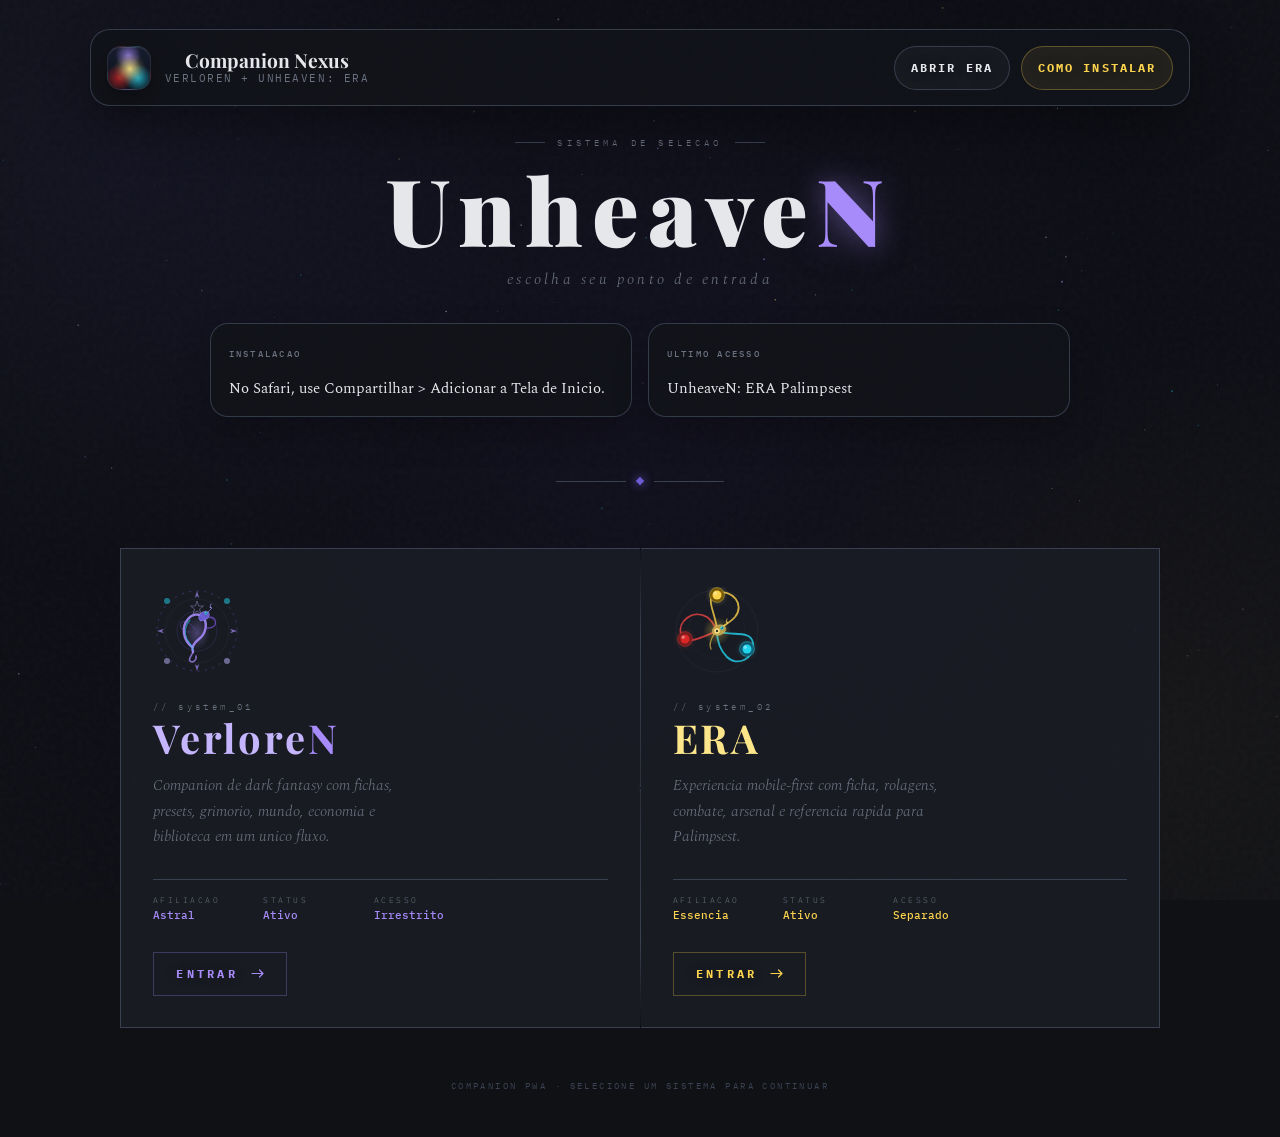
<file: launcher.html>
<!DOCTYPE html>
<!--
  Audit refactor:
  - Documented the launcher shell and kept critical z-index guards in place.
  - Runtime fixes live in js/launcher.js and js/pwa.js; routes and copy are unchanged.
  - Inline SVG artwork is preserved as visual asset data, not gameplay data.
-->
<html lang="pt-BR">
<head>
  <meta charset="UTF-8" />
  <meta name="viewport" content="width=device-width, initial-scale=1.0, viewport-fit=cover" />
  <title>Companion Nexus | Selecao de Sistema</title>
  <meta name="description" content="Tela de entrada do PWA unificado para acessar Verloren RPG Sheets e UnheaveN: ERA Palimpsest." />
  <link rel="manifest" href="manifest.json" />
  <link rel="icon" type="image/svg+xml" href="assets/icons/verloren-mark.svg" />
  <link rel="apple-touch-icon" href="assets/icons/icon-192.png" />
  <meta name="theme-color" content="#0F1115" />
  <meta name="apple-mobile-web-app-capable" content="yes" />
  <meta name="apple-mobile-web-app-title" content="Companion Nexus" />
  <link rel="preconnect" href="https://fonts.googleapis.com" />
  <link rel="preconnect" href="https://fonts.gstatic.com" crossorigin />
  <link href="https://fonts.googleapis.com/css2?family=IBM+Plex+Mono:wght@300;400;500;700&family=Playfair+Display:wght@600;700;900&family=Spectral:ital,wght@0,300;0,400;1,300&display=swap" rel="stylesheet" />
  <link rel="stylesheet" href="css/typography.css" />
  <link rel="stylesheet" href="css/launcher.css" />
  <script src="js/browser-compat.js"></script>
  <style>
    /* Critical layer guard from the provided launcher file: keeps background layers below interactive UI even with stale CSS cache. */
    #cosmos {
      position: fixed;
      inset: 0;
      z-index: 0;
      pointer-events: none;
    }

    .scanline {
      z-index: 1;
      pointer-events: none;
    }

    #app {
      position: relative;
      z-index: 10;
    }

    .utility-rail,
    .status-card,
    .card,
    .utility-btn,
    .btn-enter {
      position: relative;
      isolation: isolate;
    }

    .utility-btn-label,
    .btn-label,
    .btn-arr {
      position: relative;
      z-index: 5;
      opacity: 1;
      visibility: visible;
    }

    /* Fix: background layers inside cards must stay behind content on all browsers */
    .card-bg,
    .card-shine {
      position: absolute;
      inset: 0;
      z-index: 0;
      pointer-events: none;
    }

    /* Ensure all direct card children except bg layers render on top */
    .card > *:not(.card-bg):not(.card-shine) {
      position: relative;
      z-index: 1;
    }

    html.launcher-safe-depth #app,
    html.browser-desktop #app {
      transform: none !important;
    }

    html.launcher-safe-depth .scanline,
    html.browser-desktop .scanline {
      display: none;
    }

    #veil {
      z-index: 200;
    }
  </style>
</head>
<body>
  <canvas id="cosmos" aria-hidden="true"></canvas>
  <div class="scanline" aria-hidden="true"></div>

  <div id="app">
    <header id="header">
      <div class="utility-rail">
        <a class="utility-home" href="launcher.html" aria-label="Hub dos sistemas">
          <span class="utility-home-mark" aria-hidden="true"></span>
          <span class="utility-home-copy">
            <strong>Companion Nexus</strong>
            <span>Verloren + UnheaveN: ERA</span>
          </span>
        </a>

        <div class="utility-actions">
          <button class="utility-btn ghost" id="openLastSystemBtn" type="button">
            <span class="utility-btn-label">Ultimo sistema</span>
          </button>
          <button class="utility-btn" id="installAppBtn" type="button" disabled>
            <span class="utility-btn-label">Instalar</span>
          </button>
        </div>
      </div>

      <p class="pre-label">sistema de selecao</p>
      <h1 id="wordmark">Unhea<span>v</span>e<span class="ln">N</span></h1>
      <p class="tagline">escolha seu ponto de entrada</p>

      <div class="status-rack" aria-label="Status do companion">
        <div class="status-card">
          <span class="status-label">Instalacao</span>
          <strong id="installStatusText">Abra no navegador compativel para instalar o app.</strong>
        </div>
        <div class="status-card">
          <span class="status-label">Ultimo acesso</span>
          <strong id="lastSystemText">Nenhum sistema aberto ainda.</strong>
        </div>
      </div>
    </header>

    <div class="sep" aria-hidden="true">
      <div class="sep-line"></div>
      <div class="sep-gem"></div>
      <div class="sep-line"></div>
    </div>

    <main>
      <section id="systems" aria-label="Selecao de sistema">
        <article
          class="card card-vn system-card"
          data-system="verloren"
          data-href="index.html?app=verloren"
          tabindex="0"
          role="link"
          aria-label="Abrir Verloren"
        >
          <div class="card-bg"></div>
          <div class="card-shine"></div>

          <div class="sigil-wrap" aria-hidden="true">
            <svg viewBox="0 0 88 88" fill="none" xmlns="http://www.w3.org/2000/svg" width="88" height="88">
              <defs>
                <radialGradient id="manaGlow" cx="50%" cy="50%" r="50%">
                  <stop offset="0%" stop-color="#A78BFA" stop-opacity="0.35"/>
                  <stop offset="100%" stop-color="#A78BFA" stop-opacity="0"/>
                </radialGradient>
              </defs>

              <circle class="spin-group" cx="44" cy="44" r="40" stroke="#6D5DD3" stroke-width="0.7" stroke-dasharray="2.5 5" opacity="0.5"/>
              <circle cx="44" cy="44" r="32" stroke="#2A2F3A" stroke-width="0.6" opacity="0.8"/>
              <circle cx="44" cy="44" r="20" stroke="#6D5DD3" stroke-width="0.5" opacity="0.35"/>

              <path d="M44 4 L46.2 11 L44 9 L41.8 11 Z" fill="#A78BFA" opacity="0.7"/>
              <path d="M84 44 L77 46.2 L79 44 L77 41.8 Z" fill="#A78BFA" opacity="0.7"/>
              <path d="M44 84 L41.8 77 L44 79 L46.2 77 Z" fill="#A78BFA" opacity="0.7"/>
              <path d="M4 44 L11 41.8 L9 44 L11 46.2 Z" fill="#A78BFA" opacity="0.7"/>

              <circle cx="14" cy="14" r="3" fill="#22D3EE" opacity="0.5"/>
              <circle cx="74" cy="14" r="3" fill="#22D3EE" opacity="0.5"/>
              <circle cx="14" cy="74" r="3" fill="#C4B5FD" opacity="0.5"/>
              <circle cx="74" cy="74" r="3" fill="#C4B5FD" opacity="0.5"/>

              <path d="M44 14 L45.6 19 L50.5 19 L46.5 22 L48 27 L44 24 L40 27 L41.5 22 L37.5 19 L42.4 19 Z" stroke="#C4B5FD" stroke-width="0.65" fill="none" opacity="0.55"/>
              <ellipse cx="44" cy="46" rx="13" ry="17" fill="url(#manaGlow)"/>

              <path d="M39 60 C30 53,28 40,35 32 C39 27,46 26,50 30 C55 36,53 47,46 52 C42 55,38 59,40 65" stroke="#A78BFA" stroke-width="2.4" fill="none" opacity="0.9" stroke-linecap="round"/>
              <path d="M40 65 C38 70,35 72,37 74 C39 76,44 74,43 69" stroke="#A78BFA" stroke-width="1.6" fill="none" opacity="0.75" stroke-linecap="round"/>
              <path d="M37 33 C32 38,31 46,34 52 C37 56,39 59,40 63" stroke="#22D3EE" stroke-width="1.1" fill="none" opacity="0.55" stroke-linecap="round"/>
              <path d="M47 34 C53 30,60 28,62 33 C64 38,60 42,53 41" stroke="#8B5CF6" stroke-width="1.2" fill="none" opacity="0.65" stroke-linecap="round"/>
              <path d="M47 34 C52 31,57 30,60 33" stroke="#6D5DD3" stroke-width="0.7" fill="none" opacity="0.4"/>
              <path d="M42 42 C38 36,30 32,28 36 C26 40,30 46,37 45" stroke="#6D5DD3" stroke-width="0.9" fill="none" opacity="0.4" stroke-linecap="round"/>
              <ellipse cx="51" cy="29" rx="6" ry="4.2" fill="#6D5DD3" opacity="0.95" transform="rotate(-35 51 29)"/>
              <ellipse cx="51" cy="29" rx="6" ry="4.2" stroke="#C4B5FD" stroke-width="0.5" fill="none" opacity="0.55" transform="rotate(-35 51 29)"/>
              <path d="M55 25 L59 21 L57 20 L58 17" stroke="#A78BFA" stroke-width="0.9" fill="none" opacity="0.75" stroke-linecap="round"/>
              <circle cx="57.5" cy="20.5" r="0.8" fill="#C4B5FD" opacity="0.6"/>
              <circle cx="53" cy="26" r="1.6" fill="#22D3EE"/>
              <circle cx="53" cy="26" r="0.7" fill="#0F1115"/>
              <circle cx="52.4" cy="25.4" r="0.5" fill="#FFFFFF" opacity="0.6"/>
            </svg>
          </div>

          <p class="sys-index">// system_01</p>
          <h2 class="sys-name">Verlore<span class="ln">N</span></h2>
          <p class="sys-desc">Companion de dark fantasy com fichas, presets, grimorio, mundo, economia e biblioteca em um unico fluxo.</p>

          <div class="stats">
            <div class="stat">
              <span class="stat-lbl">Afiliacao</span>
              <span class="stat-val">Astral</span>
            </div>
            <div class="stat">
              <span class="stat-lbl">Status</span>
              <span class="stat-val">Ativo</span>
            </div>
            <div class="stat">
              <span class="stat-lbl">Acesso</span>
              <span class="stat-val">Irrestrito</span>
            </div>
          </div>

          <button class="btn-enter system-cta" type="button" data-system-cta="verloren">
            <span class="btn-fill" aria-hidden="true"></span>
            <span class="btn-label">Entrar</span>
            <svg class="btn-arr" width="13" height="9" viewBox="0 0 13 9" fill="none" aria-hidden="true">
              <path d="M1 4.5H12M8.5 1L12 4.5L8.5 8" stroke="currentColor" stroke-width="1.2" stroke-linecap="round" stroke-linejoin="round"/>
            </svg>
          </button>
        </article>

        <div class="vdiv" aria-hidden="true"></div>

        <article
          class="card card-era system-card"
          data-system="era"
          data-href="era/index.html"
          tabindex="0"
          role="link"
          aria-label="Abrir ERA"
        >
          <div class="card-bg"></div>
          <div class="card-shine"></div>

          <div class="sigil-wrap" aria-hidden="true">
            <svg viewBox="0 0 88 88" fill="none" xmlns="http://www.w3.org/2000/svg" width="88" height="88">
              <defs>
                <radialGradient id="eraCore" cx="50%" cy="50%" r="50%">
                  <stop offset="0%" stop-color="#FCD34D" stop-opacity="0.4"/>
                  <stop offset="100%" stop-color="#FCD34D" stop-opacity="0"/>
                </radialGradient>
                <radialGradient id="eraOrbA" cx="50%" cy="50%" r="50%">
                  <stop offset="0%" stop-color="#FDE68A" stop-opacity="0.5"/>
                  <stop offset="100%" stop-color="#FDE68A" stop-opacity="0"/>
                </radialGradient>
                <radialGradient id="eraOrbB" cx="50%" cy="50%" r="50%">
                  <stop offset="0%" stop-color="#22D3EE" stop-opacity="0.4"/>
                  <stop offset="100%" stop-color="#22D3EE" stop-opacity="0"/>
                </radialGradient>
                <radialGradient id="eraOrbC" cx="50%" cy="50%" r="50%">
                  <stop offset="0%" stop-color="#EF4444" stop-opacity="0.4"/>
                  <stop offset="100%" stop-color="#EF4444" stop-opacity="0"/>
                </radialGradient>
              </defs>

              <circle cx="44" cy="44" r="41" stroke="#3A4150" stroke-width="0.5" opacity="0.5"/>
              <circle cx="44" cy="44" r="28" stroke="#2A2F3A" stroke-width="0.4" opacity="0.6"/>

              <g class="era-ring">
                <path d="M44 44 C44 28,30 10,44 6 C60 2,72 18,62 30 C55 38,46 40,44 44" stroke="#FCD34D" stroke-width="1.8" fill="none" opacity="0.8" stroke-linecap="round"/>
                <path d="M44 44 C58 50,78 42,80 56 C82 72,64 80,54 70 C46 62,44 52,44 44" stroke="#22D3EE" stroke-width="1.8" fill="none" opacity="0.8" stroke-linecap="round"/>
                <path d="M44 44 C30 50,10 60,8 48 C4 34,20 22,34 30 C40 34,42 40,44 44" stroke="#EF4444" stroke-width="1.8" fill="none" opacity="0.8" stroke-linecap="round"/>

                <circle cx="44" cy="8" r="12" fill="url(#eraOrbA)" opacity="0.5"/>
                <circle cx="74" cy="62" r="12" fill="url(#eraOrbB)" opacity="0.5"/>
                <circle cx="12" cy="52" r="12" fill="url(#eraOrbC)" opacity="0.5"/>

                <circle cx="44" cy="8" r="7.5" fill="#7A5C00" opacity="0.9"/>
                <circle cx="44" cy="8" r="7.5" stroke="#FDE68A" stroke-width="0.6" fill="none" opacity="0.5"/>
                <circle cx="44" cy="8" r="4.5" fill="#FCD34D"/>
                <circle cx="42.2" cy="6.2" r="1.6" fill="#FFFFFF" opacity="0.4"/>

                <circle cx="74" cy="62" r="7.5" fill="#0C5E75" opacity="0.9"/>
                <circle cx="74" cy="62" r="7.5" stroke="#67E8F9" stroke-width="0.6" fill="none" opacity="0.5"/>
                <circle cx="74" cy="62" r="4.5" fill="#22D3EE"/>
                <circle cx="72.2" cy="60.2" r="1.6" fill="#FFFFFF" opacity="0.4"/>

                <circle cx="12" cy="52" r="7.5" fill="#7F1D1D" opacity="0.9"/>
                <circle cx="12" cy="52" r="7.5" stroke="#EF4444" stroke-width="0.6" fill="none" opacity="0.5"/>
                <circle cx="12" cy="52" r="4.5" fill="#DC2626"/>
                <circle cx="10.2" cy="50.2" r="1.6" fill="#FFFFFF" opacity="0.4"/>
              </g>

              <circle cx="44" cy="44" r="14" fill="url(#eraCore)"/>
              <ellipse cx="46" cy="43" rx="7" ry="5" fill="#BFA14A" opacity="0.95" transform="rotate(-20 46 43)"/>
              <ellipse cx="46" cy="43" rx="7" ry="5" stroke="#FDE68A" stroke-width="0.6" fill="none" opacity="0.5" transform="rotate(-20 46 43)"/>
              <path d="M51 39 L55 36 L53 35 L54 32" stroke="#FCD34D" stroke-width="0.9" fill="none" opacity="0.8" stroke-linecap="round"/>
              <circle cx="54" cy="35" r="0.8" fill="#FDE68A" opacity="0.65"/>
              <circle cx="49" cy="41" r="1.8" fill="#22D3EE"/>
              <circle cx="49" cy="41" r="0.75" fill="#0F1115"/>
              <circle cx="48.3" cy="40.3" r="0.55" fill="#FFFFFF" opacity="0.65"/>
              <path d="M41 47 C38 52,36 58,38 62" stroke="#FCD34D" stroke-width="1.4" fill="none" opacity="0.6" stroke-linecap="round"/>
              <circle cx="44" cy="44" r="2.8" fill="#FDE68A" opacity="0.9"/>
              <circle cx="44" cy="44" r="1.1" fill="#0F1115"/>
            </svg>
          </div>

          <p class="sys-index">// system_02</p>
          <h2 class="sys-name">ERA</h2>
          <p class="sys-desc">Experiencia mobile-first com ficha, rolagens, combate, arsenal e referencia rapida para Palimpsest.</p>

          <div class="stats">
            <div class="stat">
              <span class="stat-lbl">Afiliacao</span>
              <span class="stat-val">Essencia</span>
            </div>
            <div class="stat">
              <span class="stat-lbl">Status</span>
              <span class="stat-val">Ativo</span>
            </div>
            <div class="stat">
              <span class="stat-lbl">Acesso</span>
              <span class="stat-val">Separado</span>
            </div>
          </div>

          <button class="btn-enter system-cta" type="button" data-system-cta="era">
            <span class="btn-fill" aria-hidden="true"></span>
            <span class="btn-label">Entrar</span>
            <svg class="btn-arr" width="13" height="9" viewBox="0 0 13 9" fill="none" aria-hidden="true">
              <path d="M1 4.5H12M8.5 1L12 4.5L8.5 8" stroke="currentColor" stroke-width="1.2" stroke-linecap="round" stroke-linejoin="round"/>
            </svg>
          </button>
        </article>
      </section>
    </main>

    <footer id="footer">
      Companion PWA &middot; selecione um sistema para continuar
    </footer>
  </div>

  <div id="veil" aria-hidden="true"></div>

  <script src="js/pwa.js"></script>
  <script src="js/launcher.js"></script>
</body>
</html>
</file>
<file: css/typography.css>
:root {
  --font-text: "Merriweather", "Lora", Georgia, serif;
  --font-title: "Playfair Display", "Noto Serif Display", Georgia, serif;
  --font-mono: "IBM Plex Mono", "Inconsolata", "Courier Prime", monospace;
}

html,
body,
button,
input,
select,
textarea {
  font-family: var(--font-text);
}

h1,
h2,
h3,
h4,
h5,
h6,
.section-title,
.sistema-section-title,
.brand-name,
.launcher-brand-copy strong,
.hero-copy h1,
.system-card h2 {
  font-family: var(--font-title);
}

code,
pre,
kbd,
samp,
.mono,
.btn-icon,
.hero-kicker,
.system-pill,
.system-version,
.launcher-action,
.era-topbar-kicker,
.era-topbar-btn,
.vw-kicker,
.vw-action-code {
  font-family: var(--font-mono);
}
</file>
<file: css/themes.css>
/* ============================================================
       TOKENS E VARIÁVEIS CSS — TEMAS CLARO E ESCURO
    ============================================================ */
    :root {
      /* Paleta pastel mágica — Modo Claro */
      --lavanda:        #c9b8e8;
      --lavanda-light:  #e8dff8;
      --lavanda-dark:   #a090cc;
      --celeste:        #b3d4f0;
      --celeste-light:  #daeeff;
      --celeste-dark:   #7ab4e0;
      --menta:          #b8e4d4;
      --menta-light:    #d8f4ec;
      --menta-dark:     #7fc4a8;
      --rose:           #f0c8d8;
      --rose-light:     #fce8f0;
      --rose-dark:      #d898b8;
      --amber:          #f0deb0;

      /* Backgrounds */
      --bg-primary:     #f8f4ff;
      --bg-secondary:   #f2ecfc;
      --bg-card:        #ffffff;
      --bg-card-hover:  #faf8ff;
      --bg-input:       #f8f5ff;
      --bg-sidebar:     #ede8f8;

      /* Texto */
      --text-primary:   #3d3452;
      --text-secondary: #7a6e8e;
      --text-muted:     #a89ec2;
      --text-accent:    #8060b8;

      /* Bordas */
      --border:         #ddd4f0;
      --border-light:   #eee8fa;
      --border-accent:  #b8a0e0;

      /* Estados de atributo */
      --attr-pos:       #5fa87a;
      --attr-pos-bg:    #d8f4e8;
      --attr-neg:       #c05060;
      --attr-neg-bg:    #fce8ec;
      --attr-zero:      var(--text-secondary);
      --attr-zero-bg:   var(--bg-secondary);
      --attr-warn:      #c07840;
      --attr-warn-bg:   #fce8d4;

      /* Sombras */
      --shadow-sm:      0 2px 8px rgba(150,120,220,0.08);
      --shadow-md:      0 4px 20px rgba(150,120,220,0.12);
      --shadow-lg:      0 8px 40px rgba(150,120,220,0.18);
      --shadow-glow:    0 0 20px rgba(180,140,240,0.25);

      /* Raio e espaçamento */
      --radius-sm:      8px;
      --radius-md:      14px;
      --radius-lg:      20px;
      --radius-xl:      28px;

      /* Transições */
      --transition:     0.25s cubic-bezier(0.4, 0, 0.2, 1);

      /* Ornamentos */
      --ornament-color: rgba(160,120,220,0.3);
    }

    [data-theme="dark"] {
      /* Backgrounds escuros — paleta profunda e mágica */
      --bg-primary:     #1a1628;
      --bg-secondary:   #221c38;
      --bg-card:        #2a2244;
      --bg-card-hover:  #302856;
      --bg-input:       #221c3a;
      --bg-sidebar:     #1e1830;

      /* Texto no escuro */
      --text-primary:   #e8e0f8;
      --text-secondary: #b0a0d0;
      --text-muted:     #706090;
      --text-accent:    #c8a8f8;

      /* Bordas escuras */
      --border:         #3a3060;
      --border-light:   #2e2852;
      --border-accent:  #7850c8;

      /* Cores de estado (levemente ajustadas) */
      --attr-pos:       #60c88a;
      --attr-pos-bg:    #183028;
      --attr-neg:       #e07088;
      --attr-neg-bg:    #300818;
      --attr-zero:      var(--text-secondary);
      --attr-zero-bg:   var(--bg-secondary);
      --attr-warn:      #e09858;
      --attr-warn-bg:   #302010;

      /* Lavanda e demais pastéis — versão dark */
      --lavanda:        #8870c8;
      --lavanda-light:  #6050a0;
      --lavanda-dark:   #c0a8f0;
      --celeste:        #5888c0;
      --celeste-light:  #4070a8;
      --rose:           #c07098;
      --menta:          #50a880;

      /* Sombras escuras */
      --shadow-sm:      0 2px 8px rgba(0,0,0,0.3);
      --shadow-md:      0 4px 20px rgba(0,0,0,0.4);
      --shadow-lg:      0 8px 40px rgba(0,0,0,0.5);
      --shadow-glow:    0 0 30px rgba(140,100,240,0.35);

      --ornament-color: rgba(160,120,240,0.2);
    }
</file>
<file: css/layout_main.css>
/* ============================================================
       LAYOUT PRINCIPAL
    ============================================================ */
    #app {
      display: flex;
      flex-direction: column;
      min-height: 100vh;
      position: relative;
      z-index: 1;
    }

    /* Topbar */
    .topbar {
      display: flex;
      align-items: center;
      justify-content: space-between;
      padding: 0 28px;
      height: 64px;
      background: var(--bg-card);
      border-bottom: 1px solid var(--border);
      box-shadow: var(--shadow-sm);
      position: sticky;
      top: 0;
      z-index: 100;
    }

    .topbar-brand {
      display: flex;
      align-items: center;
      gap: 10px;
    }

    .brand-icon {
      width: 36px;
      height: 36px;
      background: linear-gradient(135deg, var(--lavanda), var(--celeste));
      border-radius: 10px;
      display: flex;
      align-items: center;
      justify-content: center;
      font-size: 18px;
      box-shadow: var(--shadow-sm);
    }

    .brand-icon img {
      width: 100%;
      height: 100%;
      object-fit: cover;
      border-radius: inherit;
      display: block;
    }

    .brand-name {
      font-family: var(--font-title);
      font-size: 1.4rem;
      font-weight: 600;
      color: var(--text-accent);
      letter-spacing: 0.02em;
    }

    .brand-name span {
      font-style: italic;
      font-weight: 300;
      color: var(--text-muted);
      font-size: 1.1rem;
    }

    .topbar-actions {
      display: flex;
      align-items: center;
      gap: 10px;
    }

    /* Créditos */
    .credits-footer {
      display: flex;
      align-items: center;
      justify-content: center;
      gap: 8px;
      padding: 10px 20px;
      background: var(--bg-card);
      border-top: 1px solid var(--border);
      font-size: 0.72rem;
      color: var(--text-muted);
      letter-spacing: 0.03em;
    }
    .credits-by strong {
      color: var(--text-secondary);
      font-weight: 600;
    }
    .credits-divider {
      opacity: 0.4;
    }
    .credits-claude {
      background: linear-gradient(90deg, var(--lavanda), var(--celeste));
      -webkit-background-clip: text;
      -webkit-text-fill-color: transparent;
      background-clip: text;
      font-weight: 600;
    }

    /* Botões base */
    .btn {
      display: inline-flex;
      align-items: center;
      gap: 6px;
      padding: 8px 16px;
      border-radius: var(--radius-sm);
      border: 1px solid transparent;
      font-family: var(--font-text);
      font-size: 0.875rem;
      font-weight: 600;
      cursor: pointer;
      transition: all var(--transition);
      text-decoration: none;
      white-space: nowrap;
      touch-action: manipulation;
      user-select: none;
      -webkit-tap-highlight-color: transparent;
    }

    .btn-primary {
      background: linear-gradient(135deg, var(--lavanda), var(--lavanda-dark));
      color: #fff;
      box-shadow: 0 2px 8px rgba(150,120,200,0.3);
    }
    .btn-primary:hover {
      transform: translateY(-1px);
      box-shadow: 0 4px 16px rgba(150,120,200,0.4);
    }

    .btn-secondary {
      background: var(--bg-secondary);
      color: var(--text-secondary);
      border-color: var(--border);
    }
    .btn-secondary:hover {
      background: var(--bg-card-hover);
      color: var(--text-primary);
      border-color: var(--border-accent);
    }

    .btn-ghost {
      background: transparent;
      color: var(--text-secondary);
      border-color: transparent;
    }
    .btn-ghost:hover {
      background: var(--bg-secondary);
      color: var(--text-primary);
    }

    .btn-danger {
      background: transparent;
      color: var(--attr-neg);
      border-color: var(--attr-neg);
    }
    .btn-danger:hover {
      background: var(--attr-neg-bg);
    }

    .btn-sm {
      padding: 5px 10px;
      font-size: 0.8rem;
    }

    .btn-icon {
      padding: 8px;
      border-radius: var(--radius-sm);
      background: var(--bg-secondary);
      border: 1px solid var(--border);
      color: var(--text-secondary);
      cursor: pointer;
      transition: all var(--transition);
      display: flex;
      align-items: center;
      justify-content: center;
      font-size: 1rem;
    }
    .btn-icon:hover {
      background: var(--lavanda-light);
      color: var(--text-accent);
      border-color: var(--lavanda);
    }
</file>
<file: css/tabs.css>
/* ============================================================
       NAVEGAÇÃO (tabs)
    ============================================================ */
    .nav-tabs {
      display: flex;
      gap: 2px;
      background: var(--bg-secondary);
      border-radius: var(--radius-md);
      padding: 3px;
    }

    .nav-tab {
      padding: 6px 14px;
      border-radius: calc(var(--radius-sm) + 2px);
      border: none;
      background: transparent;
      color: var(--text-secondary);
      font-family: var(--font-text);
      font-size: 0.83rem;
      font-weight: 700;
      cursor: pointer;
      transition: all var(--transition);
      white-space: nowrap;
      letter-spacing: 0.01em;
    }
    .nav-tab:hover { color: var(--text-accent); background: var(--bg-card); }
    .nav-tab.active {
      background: var(--bg-card);
      color: var(--text-accent);
      box-shadow: 0 1px 4px rgba(0,0,0,0.12);
    }
</file>
<file: css/main_content.css>
/* ============================================================
       CONTEÚDO PRINCIPAL
    ============================================================ */
    .main-content {
      flex: 1;
      padding: 28px;
      max-width: 1400px;
      margin: 0 auto;
      width: 100%;
    }
</file>
<file: css/views.css>
/* ============================================================
       PÁGINAS (views)
    ============================================================ */
    .page { display: none; animation: fadeIn 0.3s ease; }
    .page.active { display: block; }

    @keyframes fadeIn {
      from { opacity: 0; transform: translateY(8px); }
      to   { opacity: 1; transform: translateY(0); }
    }
</file>
<file: css/biblioteca.css>
/* ============================================================
       BIBLIOTECA — PAGE 1
    ============================================================ */
    .library-header {
      display: flex;
      align-items: center;
      justify-content: space-between;
      margin-bottom: 24px;
      flex-wrap: wrap;
      gap: 16px;
    }

    .library-title {
      font-family: var(--font-title);
      font-size: 2rem;
      font-weight: 600;
      color: var(--text-accent);
    }

    .library-title::after {
      content: '';
      display: block;
      width: 60px;
      height: 2px;
      background: linear-gradient(90deg, var(--lavanda), transparent);
      margin-top: 4px;
    }

    /* Filtros e busca */
    .library-controls {
      display: flex;
      gap: 12px;
      margin-bottom: 24px;
      flex-wrap: wrap;
      align-items: center;
    }

    .search-input {
      flex: 1;
      min-width: 200px;
      padding: 9px 14px 9px 38px;
      border: 1px solid var(--border);
      border-radius: var(--radius-sm);
      background: var(--bg-input);
      color: var(--text-primary);
      font-family: var(--font-text);
      font-size: 0.875rem;
      transition: all var(--transition);
      position: relative;
    }
    .search-input:focus {
      outline: none;
      border-color: var(--lavanda);
      box-shadow: 0 0 0 3px rgba(200,180,240,0.2);
    }

    .search-wrap {
      position: relative;
      flex: 1;
      min-width: 200px;
    }
    .search-wrap::before {
      content: '🔍';
      position: absolute;
      left: 12px;
      top: 50%;
      transform: translateY(-50%);
      font-size: 0.85rem;
      pointer-events: none;
      opacity: 0.6;
    }

    .filter-select {
      padding: 9px 14px;
      border: 1px solid var(--border);
      border-radius: var(--radius-sm);
      background: var(--bg-input);
      color: var(--text-primary);
      font-family: var(--font-text);
      font-size: 0.875rem;
      cursor: pointer;
      transition: all var(--transition);
    }
    .filter-select:focus {
      outline: none;
      border-color: var(--lavanda);
    }

    /* Grid de fichas */
    .cards-grid {
      display: grid;
      grid-template-columns: repeat(auto-fill, minmax(280px, 1fr));
      gap: 20px;
    }

    /* Card de ficha */
    .sheet-card {
      background: var(--bg-card);
      border: 1px solid var(--border);
      border-radius: var(--radius-lg);
      padding: 20px;
      cursor: pointer;
      transition: all var(--transition);
      position: relative;
      overflow: hidden;
      box-shadow: var(--shadow-sm);
    }
    .sheet-card::before {
      content: '';
      position: absolute;
      top: 0;
      left: 0;
      right: 0;
      height: 3px;
      background: linear-gradient(90deg, var(--lavanda), var(--celeste));
      opacity: 0;
      transition: opacity var(--transition);
    }
    .sheet-card:hover {
      transform: translateY(-3px);
      box-shadow: var(--shadow-md);
      border-color: var(--lavanda);
    }
    .sheet-card:hover::before { opacity: 1; }

    .card-header {
      display: flex;
      align-items: flex-start;
      justify-content: space-between;
      margin-bottom: 12px;
    }

    .card-name {
      font-family: var(--font-title);
      font-size: 1.3rem;
      font-weight: 600;
      color: var(--text-primary);
      line-height: 1.2;
    }

    .card-actions {
      display: flex;
      gap: 4px;
      opacity: 0;
      transition: opacity var(--transition);
    }
    .sheet-card:hover .card-actions { opacity: 1; }

    .card-action-btn {
      width: 28px;
      height: 28px;
      border-radius: 6px;
      border: 1px solid var(--border);
      background: var(--bg-secondary);
      color: var(--text-muted);
      cursor: pointer;
      display: flex;
      align-items: center;
      justify-content: center;
      font-size: 0.8rem;
      transition: all var(--transition);
    }
    .card-action-btn:hover { background: var(--lavanda-light); color: var(--text-accent); }
    .card-action-btn.danger:hover { background: var(--attr-neg-bg); color: var(--attr-neg); }

    .card-badges {
      display: flex;
      gap: 6px;
      flex-wrap: wrap;
      margin-bottom: 10px;
    }

    .badge {
      display: inline-flex;
      align-items: center;
      padding: 2px 10px;
      border-radius: 20px;
      font-size: 0.72rem;
      font-weight: 700;
      letter-spacing: 0.04em;
      text-transform: uppercase;
    }

    .badge-base      { background: var(--lavanda-light); color: var(--lavanda-dark); }
    .badge-celestial { background: var(--celeste-light); color: var(--celeste-dark); }
    .badge-eccentrica { background: var(--rose-light); color: var(--rose-dark); }
    .badge-player    { background: var(--menta-light); color: var(--menta-dark); }
    .badge-npc       { background: var(--amber); color: #987040; }
    .badge-preset    { background: linear-gradient(135deg,var(--lavanda-light),var(--celeste-light)); color: var(--text-accent); }

    .card-concept {
      font-size: 0.82rem;
      color: var(--text-muted);
      line-height: 1.5;
      display: -webkit-box;
      -webkit-line-clamp: 2;
      -webkit-box-orient: vertical;
      overflow: hidden;
    }

    /* Empty state */
    .empty-state {
      text-align: center;
      padding: 80px 20px;
      color: var(--text-muted);
    }
    .empty-state-icon { font-size: 3rem; margin-bottom: 16px; }
    .empty-state h3 {
      font-family: var(--font-title);
      font-size: 1.5rem;
      color: var(--text-secondary);
      margin-bottom: 8px;
    }
    .empty-state p { font-size: 0.9rem; }
</file>
<file: css/editor.css>
/* ============================================================
       EDITOR DE FICHA — PAGE 2
    ============================================================ */
    .editor-layout {
      display: grid;
      grid-template-columns: 1fr 320px;
      gap: 24px;
      align-items: start;
    }

    @media (max-width: 900px) {
      .editor-layout { grid-template-columns: 1fr; }
    }

    .editor-header {
      display: flex;
      align-items: center;
      gap: 14px;
      margin-bottom: 28px;
    }

    .editor-title-input {
      flex: 1;
      font-family: var(--font-title);
      font-size: 2rem;
      font-weight: 600;
      color: var(--text-primary);
      background: transparent;
      border: none;
      border-bottom: 2px solid var(--border);
      padding: 4px 8px;
      transition: border-color var(--transition);
    }
    .editor-title-input:focus {
      outline: none;
      border-bottom-color: var(--lavanda);
    }
    .editor-title-input::placeholder { color: var(--text-muted); }

    /* Seções do editor */
    .editor-section {
      background: var(--bg-card);
      border: 1px solid var(--border);
      border-radius: var(--radius-lg);
      padding: 24px;
      margin-bottom: 20px;
      box-shadow: var(--shadow-sm);
      position: relative;
      overflow: visible;
    }

    /* Ornamento no canto das seções */
    .editor-section::after {
      content: '❧';
      position: absolute;
      top: 16px;
      right: 20px;
      font-size: 1.2rem;
      color: var(--ornament-color);
      pointer-events: none;
      z-index: 0;
    }
    /* Conteúdo da section acima do ornamento */
    .editor-section > * { position: relative; z-index: 1; }

    .section-title {
      font-family: var(--font-title);
      font-size: 1.15rem;
      font-weight: 600;
      color: var(--text-accent);
      margin-bottom: 18px;
      display: flex;
      align-items: center;
      gap: 8px;
    }
    .section-title::before {
      content: '';
      display: inline-block;
      width: 4px;
      height: 18px;
      background: linear-gradient(180deg, var(--lavanda), var(--celeste));
      border-radius: 2px;
    }

    /* Campos de formulário */
    .form-group {
      margin-bottom: 16px;
    }
    .form-label {
      display: block;
      font-size: 0.78rem;
      font-weight: 700;
      color: var(--text-muted);
      text-transform: uppercase;
      letter-spacing: 0.06em;
      margin-bottom: 6px;
    }

    .form-input, .form-select, .form-textarea {
      width: 100%;
      padding: 9px 13px;
      border: 1px solid var(--border);
      border-radius: var(--radius-sm);
      background: var(--bg-input);
      color: var(--text-primary);
      font-family: var(--font-text);
      font-size: 0.875rem;
      transition: all var(--transition);
    }
    .form-input:focus, .form-select:focus, .form-textarea:focus {
      outline: none;
      border-color: var(--lavanda);
      box-shadow: 0 0 0 3px rgba(200,180,240,0.2);
    }
    .form-textarea {
      resize: vertical;
      min-height: 80px;
      line-height: 1.6;
    }

    .form-row {
      display: grid;
      grid-template-columns: 1fr 1fr;
      gap: 14px;
    }
    .form-row-3 {
      display: grid;
      grid-template-columns: 1fr 1fr 1fr;
      gap: 14px;
    }
</file>
<file: css/atributos.css>
/* ============================================================
       ATRIBUTOS — GRID + CONTROLES
    ============================================================ */
    .attrs-grid {
      display: grid;
      grid-template-columns: repeat(auto-fill, minmax(110px, 1fr));
      gap: 12px;
    }

    .attr-item {
      display: flex;
      flex-direction: column;
      align-items: center;
      background: var(--bg-secondary);
      border: 1px solid var(--border);
      border-radius: var(--radius-md);
      padding: 12px 8px;
      transition: all var(--transition);
      position: relative;
    }
    .attr-item.pos { border-color: var(--attr-pos); background: var(--attr-pos-bg); }
    .attr-item.neg { border-color: var(--attr-neg); background: var(--attr-neg-bg); }
    .attr-item.warn { border-color: var(--attr-warn); }
    .attr-item.blocked {
      border-color: var(--border);
      background: repeating-linear-gradient(
        45deg,
        var(--bg-secondary),
        var(--bg-secondary) 10px,
        var(--bg-primary) 10px,
        var(--bg-primary) 20px
      );
      opacity: 0.6;
    }

    .attr-label {
      font-size: 0.7rem;
      font-weight: 700;
      letter-spacing: 0.1em;
      color: var(--text-muted);
      text-transform: uppercase;
      margin-bottom: 8px;
    }

    .attr-value {
      font-family: var(--font-title);
      font-size: 1.8rem;
      font-weight: 700;
      line-height: 1;
      margin: 4px 0;
      transition: color var(--transition);
    }
    .attr-item.pos .attr-value { color: var(--attr-pos); }
    .attr-item.neg .attr-value { color: var(--attr-neg); }
    .attr-item:not(.pos):not(.neg) .attr-value { color: var(--text-secondary); }
    .attr-item.blocked .attr-value { color: var(--text-muted); font-size: 1.5rem; }

    .attr-controls {
      display: flex;
      gap: 4px;
      margin-top: 8px;
    }

    .attr-btn {
      width: 24px;
      height: 24px;
      border-radius: 6px;
      border: 1px solid var(--border);
      background: var(--bg-card);
      color: var(--text-secondary);
      cursor: pointer;
      display: flex;
      align-items: center;
      justify-content: center;
      font-size: 1rem;
      font-weight: 700;
      transition: all var(--transition);
      line-height: 1;
      touch-action: manipulation;
      user-select: none;
      -webkit-tap-highlight-color: transparent;
    }
    .attr-btn:hover { background: var(--lavanda-light); color: var(--text-accent); border-color: var(--lavanda); }
    .attr-btn:disabled {
      opacity: 0.3;
      cursor: not-allowed;
      pointer-events: none;
    }

    .attr-limit {
      font-size: 0.65rem;
      color: var(--text-muted);
      margin-top: 6px;
      text-align: center;
    }

    .attr-warn-badge {
      position: absolute;
      top: 4px;
      right: 4px;
      font-size: 0.6rem;
      color: var(--attr-warn);
      pointer-events: none;
    }
    
    .attr-mod-badge {
      position: absolute;
      top: 4px;
      left: 4px;
      font-size: 0.65rem;
      font-weight: 700;
      padding: 1px 5px;
      border-radius: 4px;
      background: var(--lavanda-light);
      color: var(--text-accent);
      border: 1px solid var(--lavanda);
      pointer-events: none;
      line-height: 1.4;
    }
    
    .attr-mod-badge.blocked {
      background: var(--attr-neg-bg);
      color: var(--attr-neg);
      border-color: var(--attr-neg);
    }
    
    .attr-mod-badge.boost {
      background: var(--attr-pos-bg);
      color: var(--attr-pos);
      border-color: var(--attr-pos);
    }
</file>
<file: css/modos.css>
/* ============================================================
       MODOS NARRATIVOS
    ============================================================ */
    .modos-grid {
      display: grid;
      grid-template-columns: repeat(2, 1fr);
      gap: 12px;
    }

    .modo-item {
      background: var(--bg-secondary);
      border: 1px solid var(--border);
      border-radius: var(--radius-md);
      padding: 14px;
      transition: all var(--transition);
    }
    .modo-item.dominant {
      border-color: var(--lavanda);
      background: var(--lavanda-light);
      box-shadow: var(--shadow-sm);
    }
    [data-theme="dark"] .modo-item.dominant { background: rgba(100,80,180,0.2); }

    .modo-header {
      display: flex;
      align-items: center;
      justify-content: space-between;
      margin-bottom: 10px;
    }
    .modo-label {
      font-family: var(--font-title);
      font-size: 1rem;
      font-weight: 600;
      color: var(--text-primary);
    }
    .modo-dominant-badge {
      font-size: 0.65rem;
      font-weight: 700;
      text-transform: uppercase;
      letter-spacing: 0.08em;
      color: var(--lavanda-dark);
      background: var(--lavanda);
      color: #fff;
      padding: 2px 8px;
      border-radius: 20px;
    }
    .modo-controls {
      display: flex;
      align-items: center;
      gap: 10px;
    }
    .modo-value {
      font-family: var(--font-title);
      font-size: 1.6rem;
      font-weight: 700;
      color: var(--text-accent);
      min-width: 32px;
      text-align: center;
    }
    .modo-warn { font-size: 0.7rem; color: var(--attr-warn); margin-top: 4px; }

    /* Indicador de qualidade do modo (1=ruim … 4=dominante) */
    .modo-quality-bar {
      display: flex;
      gap: 3px;
      margin-top: 6px;
    }
    .modo-quality-pip {
      flex: 1;
      height: 4px;
      border-radius: 2px;
      background: var(--border);
      transition: background var(--transition);
    }
    .modo-quality-pip.filled-1 { background: var(--attr-neg); }
    .modo-quality-pip.filled-2 { background: var(--attr-warn); }
    .modo-quality-pip.filled-3 { background: var(--menta-dark); }
    .modo-quality-pip.filled-4 { background: var(--lavanda); }
    .modo-quality-label {
      font-size: 0.62rem;
      font-weight: 700;
      text-transform: uppercase;
      letter-spacing: 0.06em;
      margin-top: 4px;
      color: var(--text-muted);
    }
    .modo-quality-label.q1 { color: var(--attr-neg); }
    .modo-quality-label.q2 { color: var(--attr-warn); }
    .modo-quality-label.q3 { color: var(--menta-dark); }
    .modo-quality-label.q4 { color: var(--lavanda-dark); }
    .modo-quality-label.q0 { color: var(--text-muted); }
    .modo-item.q0-item { border-color: var(--border-light); opacity: 0.6; }
    .modo-item.q1-item { border-color: var(--attr-neg-bg); }
    .modo-item.q2-item { border-color: var(--attr-warn); opacity: 0.85; }
    .modo-item.q3-item { border-color: var(--menta-dark); }
    .modo-item.q4-item { border-color: var(--lavanda); background: var(--lavanda-light); box-shadow: var(--shadow-sm); }
    [data-theme="dark"] .modo-item.q4-item { background: rgba(100,80,180,0.2); }

    /* Badge de forma feérica nos atributos */
    .attr-fae-badge {
      position: absolute;
      bottom: 3px;
      left: 50%;
      transform: translateX(-50%);
      font-size: 0.58rem;
      font-weight: 700;
      color: var(--lavanda-dark);
      background: var(--lavanda-light);
      border: 1px solid var(--lavanda);
      border-radius: 4px;
      padding: 1px 4px;
      white-space: nowrap;
      pointer-events: none;
      line-height: 1.3;
    }
    [data-theme="dark"] .attr-fae-badge { background: rgba(100,80,180,0.3); color: var(--text-accent); }
    /* Quando Faerie está ativa, o attr-item precisa de espaço extra embaixo */
    .attr-item.has-fae-badge { padding-bottom: 24px; }

    /* Bloco de Dualidade Morfológica da Faerie */
    .fae-dualidade {
      background: linear-gradient(135deg, var(--lavanda-light) 0%, var(--bg-secondary) 100%);
      border: 1.5px solid var(--lavanda);
      border-radius: var(--radius-md);
      padding: 16px;
      margin-bottom: 16px;
    }
    [data-theme="dark"] .fae-dualidade { background: linear-gradient(135deg, rgba(100,80,180,0.18) 0%, var(--bg-secondary) 100%); }
    .fae-dualidade-title {
      font-family: var(--font-title);
      font-size: 1.05rem;
      font-weight: 700;
      color: var(--text-accent);
      margin-bottom: 4px;
    }
    .fae-dualidade-sub {
      font-size: 0.72rem;
      color: var(--text-secondary);
      margin-bottom: 14px;
      font-style: italic;
    }
    .fae-formas {
      display: grid;
      grid-template-columns: 1fr 1fr;
      gap: 12px;
    }
    @media (max-width: 600px) { .fae-formas { grid-template-columns: 1fr; } }
    .fae-forma-card {
      background: var(--bg-card);
      border: 1px solid var(--border);
      border-radius: var(--radius-sm);
      padding: 12px;
    }
    .fae-forma-card.faerica { border-color: var(--lavanda); }
    .fae-forma-nome {
      font-size: 0.78rem;
      font-weight: 700;
      text-transform: uppercase;
      letter-spacing: 0.08em;
      color: var(--text-accent);
      margin-bottom: 8px;
      display: flex;
      align-items: center;
      gap: 6px;
    }
    .fae-forma-desc { font-size: 0.78rem; color: var(--text-secondary); line-height: 1.5; }
    .fae-mod-row {
      display: flex;
      flex-wrap: wrap;
      gap: 4px;
      margin: 6px 0;
    }
    .fae-mod-pill {
      font-size: 0.68rem;
      font-weight: 700;
      padding: 2px 8px;
      border-radius: 12px;
    }
    .fae-mod-pill.pos { background: var(--attr-pos-bg); color: var(--attr-pos); border: 1px solid var(--attr-pos); }
    .fae-mod-pill.neg { background: var(--attr-neg-bg); color: var(--attr-neg); border: 1px solid var(--attr-neg); }
    .fae-ganhos { margin-top: 6px; }
    .fae-ganho-item {
      display: flex;
      align-items: flex-start;
      gap: 5px;
      font-size: 0.75rem;
      color: var(--text-secondary);
      padding: 2px 0;
    }
    .fae-ganho-item::before { content: '✦'; color: var(--lavanda); font-size: 0.6rem; margin-top: 2px; flex-shrink: 0; }
    .fae-restricoes { margin-top: 6px; border-top: 1px solid var(--border); padding-top: 6px; }
    .fae-restricao-item {
      display: flex;
      align-items: flex-start;
      gap: 5px;
      font-size: 0.75rem;
      color: var(--attr-neg);
      padding: 2px 0;
    }
    .fae-restricao-item::before { content: '⊘'; font-size: 0.65rem; margin-top: 1px; flex-shrink: 0; }

    /* Botão de reset de pontos */
    .reset-pontos-btn {
      display: inline-flex;
      align-items: center;
      gap: 5px;
      padding: 5px 12px;
      border-radius: var(--radius-sm);
      border: 1px solid var(--border);
      background: var(--bg-secondary);
      color: var(--text-muted);
      font-family: var(--font-text);
      font-size: 0.75rem;
      font-weight: 600;
      cursor: pointer;
      transition: all var(--transition);
      margin-top: 8px;
    }
    .reset-pontos-btn:hover {
      border-color: var(--attr-warn);
      color: var(--attr-warn);
      background: rgba(220,160,40,0.08);
    }
</file>
<file: css/listas_dinamicas.css>
/* ============================================================
       LISTAS DINÂMICAS (Traços, Vantagens, Vulnerabilidades)
    ============================================================ */
    .dynamic-list { display: flex; flex-direction: column; gap: 8px; }

    .dynamic-item {
      display: flex;
      gap: 8px;
      align-items: center;
      animation: slideIn 0.2s ease;
    }
    @keyframes slideIn {
      from { opacity: 0; transform: translateX(-8px); }
      to   { opacity: 1; transform: translateX(0); }
    }

    .dynamic-input {
      flex: 1;
      padding: 8px 12px;
      border: 1px solid var(--border);
      border-radius: var(--radius-sm);
      background: var(--bg-input);
      color: var(--text-primary);
      font-family: var(--font-text);
      font-size: 0.875rem;
      transition: all var(--transition);
    }
    .dynamic-input:focus {
      outline: none;
      border-color: var(--lavanda);
      box-shadow: 0 0 0 3px rgba(200,180,240,0.15);
    }

    .dynamic-remove {
      width: 28px;
      height: 28px;
      border-radius: 6px;
      border: 1px solid var(--border);
      background: var(--bg-secondary);
      color: var(--text-muted);
      cursor: pointer;
      display: flex;
      align-items: center;
      justify-content: center;
      font-size: 0.9rem;
      transition: all var(--transition);
      flex-shrink: 0;
    }
    .dynamic-remove:hover { background: var(--attr-neg-bg); color: var(--attr-neg); border-color: var(--attr-neg); }

    .list-footer {
      display: flex;
      align-items: center;
      justify-content: space-between;
      margin-top: 8px;
      font-size: 0.75rem;
      color: var(--text-muted);
    }
</file>
<file: css/sidebar_editor.css>
/* ============================================================
       SIDEBAR DO EDITOR (direita)
    ============================================================ */
    .editor-sidebar {
      position: sticky;
      top: 84px;
    }

    .sidebar-card {
      background: var(--bg-card);
      border: 1px solid var(--border);
      border-radius: var(--radius-lg);
      padding: 20px;
      margin-bottom: 16px;
      box-shadow: var(--shadow-sm);
    }

    .sidebar-title {
      font-family: var(--font-title);
      font-size: 1rem;
      font-weight: 600;
      color: var(--text-accent);
      margin-bottom: 14px;
      padding-bottom: 10px;
      border-bottom: 1px solid var(--border);
    }

    /* Picos e Vales */
    .pico-vale-item {
      background: var(--bg-secondary);
      border: 1px solid var(--border);
      border-radius: var(--radius-sm);
      padding: 12px;
      margin-bottom: 10px;
    }
    .pico-vale-label {
      font-size: 0.72rem;
      font-weight: 700;
      text-transform: uppercase;
      letter-spacing: 0.08em;
      color: var(--text-muted);
      margin-bottom: 6px;
    }
    .pico-vale-label.pico { color: var(--attr-pos); }
    .pico-vale-label.vale { color: var(--attr-neg); }
</file>
<file: css/modal.css>
/* ============================================================
       MODAL
    ============================================================ */
    .modal-overlay {
      position: fixed;
      inset: 0;
      background: rgba(20,16,40,0.6);
      backdrop-filter: blur(4px);
      z-index: 200;
      display: flex;
      align-items: center;
      justify-content: center;
      padding: 20px;
      opacity: 0;
      pointer-events: none;
      transition: opacity var(--transition);
    }
    .modal-overlay.open { opacity: 1; pointer-events: all; }

    .modal {
      background: var(--bg-card);
      border: 1px solid var(--border);
      border-radius: var(--radius-xl);
      padding: 32px;
      max-width: 480px;
      width: 100%;
      box-shadow: var(--shadow-lg), var(--shadow-glow);
      transform: scale(0.95) translateY(10px);
      transition: transform var(--transition);
    }
    .modal-overlay.open .modal { transform: scale(1) translateY(0); }

    .modal-title {
      font-family: var(--font-title);
      font-size: 1.4rem;
      font-weight: 600;
      color: var(--text-accent);
      margin-bottom: 8px;
    }
    .modal-subtitle {
      font-size: 0.85rem;
      color: var(--text-muted);
      margin-bottom: 24px;
    }
    .modal-actions {
      display: flex;
      gap: 10px;
      justify-content: flex-end;
      margin-top: 24px;
    }
</file>
<file: css/toast.css>
/* ============================================================
       TOAST NOTIFICATION
    ============================================================ */
    .toast-container {
      position: fixed;
      bottom: 28px;
      right: 28px;
      z-index: 300;
      display: flex;
      flex-direction: column;
      gap: 8px;
    }

    .toast {
      background: var(--bg-card);
      border: 1px solid var(--border);
      border-radius: var(--radius-md);
      padding: 12px 18px;
      box-shadow: var(--shadow-md);
      font-size: 0.875rem;
      color: var(--text-primary);
      display: flex;
      align-items: center;
      gap: 8px;
      animation: toastIn 0.3s cubic-bezier(0.34,1.56,0.64,1);
      max-width: 320px;
    }
    .toast.success { border-left: 3px solid var(--menta-dark); }
    .toast.error   { border-left: 3px solid var(--attr-neg); }
    .toast.info    { border-left: 3px solid var(--lavanda); }
    .toast.warn    { border-left: 3px solid var(--attr-warn); }

    @keyframes toastIn {
      from { opacity: 0; transform: translateX(20px) scale(0.95); }
      to   { opacity: 1; transform: translateX(0) scale(1); }
    }
    @keyframes toastOut {
      from { opacity: 1; transform: translateX(0); }
      to   { opacity: 0; transform: translateX(20px); }
    }
</file>
<file: css/divisor_ornamentado.css>
/* ============================================================
       DIVISOR ORNAMENTADO
    ============================================================ */
    .ornament-divider {
      text-align: center;
      color: var(--ornament-color);
      font-size: 1.1rem;
      letter-spacing: 0.4em;
      margin: 4px 0;
      user-select: none;
    }
</file>
<file: css/toggle_theme.css>
/* ============================================================
       TOGGLE DE TEMA
    ============================================================ */
    .theme-toggle {
      width: 44px;
      height: 24px;
      border-radius: 12px;
      border: 1px solid var(--border);
      background: var(--bg-secondary);
      cursor: pointer;
      position: relative;
      transition: background var(--transition);
      flex-shrink: 0;
    }
    .theme-toggle.dark { background: var(--lavanda-dark); }
    .theme-toggle::after {
      content: '';
      position: absolute;
      width: 18px;
      height: 18px;
      border-radius: 50%;
      background: var(--bg-card);
      top: 2px;
      left: 3px;
      transition: transform var(--transition), background var(--transition);
      box-shadow: 0 1px 4px rgba(0,0,0,0.2);
    }
    .theme-toggle.dark::after { transform: translateX(20px); background: #fff; }
</file>
<file: css/abas_racas.css>
/* ============================================================
       ABAS DE RAÇA (classificação visual)
    ============================================================ */
    .classificacao-tab {
      display: flex;
      border-radius: var(--radius-sm);
      overflow: hidden;
      border: 1px solid var(--border);
      width: fit-content;
    }
    .class-btn {
      padding: 7px 16px;
      border: none;
      background: var(--bg-input);
      color: var(--text-secondary);
      font-family: var(--font-text);
      font-size: 0.8rem;
      font-weight: 700;
      cursor: pointer;
      transition: all var(--transition);
      letter-spacing: 0.04em;
    }
    .class-btn:not(:last-child) { border-right: 1px solid var(--border); }
    .class-btn.active-base      { background: var(--lavanda-light); color: var(--lavanda-dark); }
    .class-btn.active-celestial { background: var(--celeste-light); color: var(--celeste-dark); }
    .class-btn.active-eccentrica { background: var(--rose-light); color: var(--rose-dark); }
</file>
<file: css/tipo_toggle.css>
/* ============================================================
       TIPO TOGGLE (Ficha / Preset)
    ============================================================ */
    .tipo-toggle {
      display: flex;
      gap: 8px;
    }
    .tipo-btn {
      padding: 6px 14px;
      border-radius: var(--radius-sm);
      border: 1px solid var(--border);
      background: var(--bg-input);
      color: var(--text-secondary);
      font-family: var(--font-text);
      font-size: 0.8rem;
      font-weight: 700;
      cursor: pointer;
      transition: all var(--transition);
    }
    .tipo-btn.active { background: var(--lavanda-light); color: var(--text-accent); border-color: var(--lavanda); }
</file>
<file: css/import_export.css>
/* ============================================================
       IMPORT/EXPORT
    ============================================================ */
    .import-area {
      border: 2px dashed var(--border);
      border-radius: var(--radius-md);
      padding: 32px;
      text-align: center;
      color: var(--text-muted);
      cursor: pointer;
      transition: all var(--transition);
      font-size: 0.9rem;
    }
    .import-area:hover {
      border-color: var(--lavanda);
      background: var(--lavanda-light);
      color: var(--text-accent);
    }
</file>
<file: css/responsividade.css>
/*
 * Audit refactor:
 * - Added responsive-local RGB variables for shadow/focus-safe color use.
 * - Increased touch targets in mobile and coarse-pointer layouts.
 * - Preserved existing breakpoints and page behavior.
 */

:root {
  --responsive-shadow-rgb: 0 0 0;
  --responsive-accent-rgb: 150 120 200;
}

/* ============================================================
       RESPONSIVIDADE
    ============================================================ */

    /* Tablet / telas médias */
    @media (max-width: 900px) {
      .main-content { padding: 20px 16px; }
      .cards-grid { grid-template-columns: repeat(auto-fill, minmax(240px, 1fr)); }
      .topbar { padding: 0 16px; }
      .nav-tab { padding: 5px 10px; font-size: 0.8rem; }
    }

    /* Mobile */
    @media (max-width: 640px) {
      /* Topbar compacto */
      .topbar { padding: 0 12px; height: 52px; }
      .brand-name span { display: none; }
      .brand-name { font-size: 1.05rem; }
      .brand-icon { width: 28px; height: 28px; font-size: 14px; }
      .topbar-actions { gap: 4px; }
      .btn-icon { min-width: 44px; min-height: 44px; padding: 6px; font-size: 0.9rem; }

      /* Nav tabs: ocultar da topbar no mobile — vai para bottom nav */
      .nav-tabs { display: none !important; }

      /* ── BOTTOM NAV (mobile only) ── */
      .bottom-nav {
        display: flex !important;
        position: fixed;
        bottom: 0; left: 0; right: 0;
        height: 58px;
        background: var(--bg-card);
        border-top: 1px solid var(--border);
        box-shadow: 0 -2px 12px rgb(var(--responsive-shadow-rgb) / 0.10);
        z-index: 200;
        padding: 0 4px;
        padding-bottom: env(safe-area-inset-bottom, 0px);
      }
      .bottom-nav-item {
        flex: 1;
        display: flex;
        flex-direction: column;
        align-items: center;
        justify-content: center;
        gap: 3px;
        border: none;
        background: transparent;
        color: var(--text-muted);
        font-family: var(--font-text);
        font-size: 0.62rem;
        font-weight: 700;
        cursor: pointer;
        padding: 6px 2px;
        border-radius: var(--radius-sm);
        transition: all var(--transition);
        letter-spacing: 0.01em;
        -webkit-tap-highlight-color: transparent;
      }
      .bottom-nav-item .bnav-icon { font-size: 1.15rem; line-height: 1; }
      .bottom-nav-item.active { color: var(--text-accent); }
      .bottom-nav-item.active .bnav-icon { filter: drop-shadow(0 1px 3px rgb(var(--responsive-accent-rgb) / 0.4)); }

      /* Push content above bottom nav */
      .main-content { padding: 12px 10px 72px !important; }
      .credits-footer { margin-bottom: 58px; }

      /* Cards: 1 coluna em mobile pequeno */
      .cards-grid { grid-template-columns: 1fr; gap: 10px; }

      /* Atributos: 4 colunas (mais compacto) */
      .attrs-grid { grid-template-columns: repeat(4, 1fr); gap: 6px; }
      .attr-item { padding: 8px 4px; }
      .attr-value { font-size: 1.5rem; }
      .attr-label { font-size: 0.6rem; }
      .attr-btn { min-width: 44px; min-height: 44px; font-size: 0.85rem; }

      /* Formulários */
      .form-row, .form-row-3 { grid-template-columns: 1fr; }
      .modos-grid { grid-template-columns: 1fr; }

      /* Editor: sem sidebar sticky */
      .editor-sidebar { position: static; }
      .editor-title-input { font-size: 1.4rem; }
      .editor-header { flex-wrap: wrap; gap: 8px; }
      .editor-section { padding: 14px; margin-bottom: 10px; }
      .section-title { font-size: 1rem; }

      /* Subatributos */
      .subatributos-grid { grid-template-columns: repeat(3, 1fr); gap: 8px; }
      .subattr-card { padding: 10px 6px; }
      .subattr-value { font-size: 1.5rem; }

      /* Modo leitura */
      .read-mode-sheet { padding: 16px; }
      .read-attrs-grid { grid-template-columns: repeat(4, 1fr); }
      .read-title { font-size: 1.4rem; }

      /* Recompensas */
      .recompensa-item { grid-template-columns: 70px 1fr auto; }
      .recompensa-valor { font-size: 0.9rem; }

      /* Hab grid */
      .hab-grid { grid-template-columns: 1fr; }

      /* Laika intensidade */
      .intensidade-btns { flex-direction: column; gap: 4px; }
      .int-btn { text-align: center; }

      /* Modais */
      .modal-content { margin: 10px; border-radius: var(--radius-md); }
      .modal-large { max-height: 90vh; }


      /* Library header */
      .library-title { font-size: 1.5rem; }
      .library-header { margin-bottom: 16px; gap: 10px; }
    }

    /* Bottom nav: hidden on desktop */
    .bottom-nav { display: none; }

    /* Touch: larger tap targets */
    @media (hover: none) and (pointer: coarse) {
      .attr-btn { min-width: 44px; min-height: 44px; font-size: 1.1rem; }
      .btn-qty { min-width: 44px; min-height: 44px; }
      .card-action-btn { min-width: 44px; min-height: 44px; }
      .card-actions { opacity: 1; } /* always visible on touch */
      .hab-toggle { min-width: 44px; min-height: 44px; }
      .int-btn { min-height: 44px; padding: 10px 16px; font-size: 0.9rem; }
      .dynamic-remove { min-width: 44px; min-height: 44px; }
    }

    /* PC wide: max out the layout */
    @media (min-width: 1400px) {
      .main-content { max-width: 1500px; }
      .cards-grid { grid-template-columns: repeat(auto-fill, minmax(300px, 1fr)); }
      .attrs-grid { grid-template-columns: repeat(auto-fill, minmax(120px, 1fr)); }
    }
</file>
<file: css/scrollbar_custom.css>
/* ============================================================
       SCROLLBAR PERSONALIZADA
    ============================================================ */
    ::-webkit-scrollbar { width: 6px; }
    ::-webkit-scrollbar-track { background: var(--bg-secondary); }
    ::-webkit-scrollbar-thumb { background: var(--lavanda); border-radius: 3px; }
    ::-webkit-scrollbar-thumb:hover { background: var(--lavanda-dark); }
</file>
<file: css/modo_leitura.css>
/* ============================================================
       MODO LEITURA / PREVIEW IMPRESSÃO
    ============================================================ */
    .read-mode-overlay {
      position: fixed;
      inset: 0;
      background: rgba(20,16,40,0.7);
      backdrop-filter: blur(6px);
      z-index: 250;
      display: flex;
      align-items: flex-start;
      justify-content: center;
      padding: 20px;
      overflow-y: auto;
      opacity: 0;
      pointer-events: none;
      transition: opacity var(--transition);
    }
    .read-mode-overlay.open { opacity: 1; pointer-events: all; }
    .read-mode-sheet {
      background: var(--bg-card);
      border: 1px solid var(--border);
      border-radius: var(--radius-xl);
      padding: 40px;
      max-width: 720px;
      width: 100%;
      box-shadow: var(--shadow-lg), var(--shadow-glow);
      margin: auto;
    }
    .read-mode-header-bar {
      display: flex;
      justify-content: space-between;
      align-items: center;
      margin-bottom: 24px;
    }
    .read-title {
      font-family: var(--font-title);
      font-size: 2.2rem;
      font-weight: 700;
      color: var(--text-accent);
    }
    .read-section-title {
      font-family: var(--font-title);
      font-size: 1.1rem;
      font-weight: 600;
      color: var(--text-accent);
      margin: 20px 0 10px;
      padding-bottom: 6px;
      border-bottom: 1px solid var(--border);
      display: flex;
      align-items: center;
      gap: 8px;
    }
    .read-attrs-grid {
      display: grid;
      grid-template-columns: repeat(7, 1fr);
      gap: 8px;
    }
    .read-attr {
      text-align: center;
      background: var(--bg-secondary);
      border-radius: var(--radius-sm);
      padding: 8px 4px;
    }
    .read-attr-label { font-size: 0.65rem; font-weight: 700; letter-spacing: 0.08em; text-transform: uppercase; color: var(--text-muted); }
    .read-attr-val {
      font-family: var(--font-title);
      font-size: 1.4rem;
      font-weight: 700;
    }
    .read-attr-val.pos { color: var(--attr-pos); }
    .read-attr-val.neg { color: var(--attr-neg); }
    .read-attr-val.zero { color: var(--text-muted); }
    .read-list { list-style: none; padding: 0; }
    .read-list li {
      padding: 5px 0 5px 18px;
      position: relative;
      font-size: 0.9rem;
      color: var(--text-secondary);
      line-height: 1.5;
    }
    .read-list li::before {
      content: '◆';
      position: absolute;
      left: 0;
      color: var(--lavanda);
      font-size: 0.5rem;
      top: 9px;
    }
    .read-modos-row {
      display: flex;
      gap: 10px;
      flex-wrap: wrap;
    }
    .read-modo {
      background: var(--bg-secondary);
      border-radius: var(--radius-sm);
      padding: 8px 14px;
      font-size: 0.85rem;
    }
    .read-modo.dominant {
      background: var(--lavanda-light);
      font-weight: 700;
      color: var(--text-accent);
    }
    [data-theme="dark"] .read-modo.dominant { background: rgba(100,80,180,0.25); }
</file>
<file: css/subtitulo_biblioteca.css>
/* ============================================================
       SUBTITULO SEÇÃO BIBLIOTECA
    ============================================================ */
    .section-count {
      font-size: 0.8rem;
      font-weight: 400;
      color: var(--text-muted);
      font-family: var(--font-text);
      margin-left: 8px;
    }

    /* Separador de seção de presets na biblioteca */
    .section-separator {
      margin: 32px 0 20px;
      display: flex;
      align-items: center;
      gap: 14px;
    }
    .section-separator h2 {
      font-family: var(--font-title);
      font-size: 1.4rem;
      font-weight: 600;
      color: var(--text-accent);
      white-space: nowrap;
    }
    .section-separator::after {
      content: '';
      flex: 1;
      height: 1px;
      background: var(--border);
    }
</file>
<file: css/badge.css>
/* ============================================================
       BADGE DE TIPO NO CARTÃO
    ============================================================ */
    .card-footer {
      display: flex;
      align-items: center;
      justify-content: space-between;
      margin-top: 12px;
      padding-top: 10px;
      border-top: 1px solid var(--border-light);
    }
    .card-date {
      font-size: 0.72rem;
      color: var(--text-muted);
    }
</file>
<file: css/botao_save.css>
/* ============================================================
       BOTÃO SALVAR FLUTUANTE
    ============================================================ */
    .fab {
      position: fixed;
      bottom: 28px;
      right: 28px;
      z-index: 150;
      background: linear-gradient(135deg, var(--lavanda), var(--lavanda-dark));
      color: #fff;
      border: none;
      border-radius: 50px;
      padding: 14px 24px;
      font-family: var(--font-text);
      font-weight: 700;
      font-size: 0.875rem;
      cursor: pointer;
      box-shadow: var(--shadow-md), 0 0 20px rgba(160,120,220,0.3);
      display: flex;
      align-items: center;
      gap: 8px;
      transition: all var(--transition);
    }
    .fab:hover { transform: translateY(-2px) scale(1.03); box-shadow: var(--shadow-lg), 0 0 30px rgba(160,120,220,0.4); }
    .fab.hidden { transform: translateY(80px); opacity: 0; pointer-events: none; }
</file>
<file: css/select_raca_editor.css>
/* ============================================================
       SELETOR DE RAÇA NO EDITOR
    ============================================================ */
    .race-selector-wrap { margin-bottom: 16px; }
    .race-selector-label { font-size: 0.78rem; font-weight: 700; color: var(--text-muted); text-transform: uppercase; letter-spacing: 0.06em; margin-bottom: 8px; display: block; }
    .race-chips { display: flex; flex-wrap: wrap; gap: 7px; }
    .race-chip { padding: 5px 14px; border-radius: 20px; border: 1.5px solid var(--border); background: var(--bg-secondary); color: var(--text-secondary); font-size: 0.8rem; font-weight: 600; cursor: pointer; transition: all var(--transition); white-space: nowrap; }
    .race-chip:hover { border-color: var(--lavanda); background: var(--lavanda-light); color: var(--text-accent); }
    .race-chip.selected { background: linear-gradient(135deg, var(--lavanda), var(--lavanda-dark)); color: #fff; border-color: var(--lavanda-dark); box-shadow: 0 2px 8px rgba(160,120,220,0.3); }
    .race-chip.celestial.selected { background: linear-gradient(135deg, var(--celeste), var(--celeste-dark)); border-color: var(--celeste-dark); }
    .race-chip.eccentrica.selected { background: linear-gradient(135deg, var(--rose), var(--rose-dark)); border-color: var(--rose-dark); }
    .subrace-wrap { margin-top: 10px; padding: 10px 14px; background: var(--bg-secondary); border: 1px solid var(--border); border-radius: var(--radius-sm); animation: fadeIn 0.2s ease; }
    .subrace-label { font-size: 0.72rem; font-weight: 700; color: var(--text-muted); text-transform: uppercase; letter-spacing: 0.06em; margin-bottom: 8px; display: block; }
    .subrace-chips { display: flex; flex-wrap: wrap; gap: 6px; }
    .subrace-chip { padding: 4px 12px; border-radius: 16px; border: 1px solid var(--border); background: var(--bg-card); color: var(--text-secondary); font-size: 0.75rem; font-weight: 600; cursor: pointer; transition: all var(--transition); }
    .subrace-chip:hover { border-color: var(--lavanda); background: var(--lavanda-light); color: var(--text-accent); }
    .subrace-chip.selected { background: var(--lavanda-light); border-color: var(--lavanda-dark); color: var(--text-accent); font-weight: 700; }
    .race-applied-banner { display: flex; align-items: center; justify-content: space-between; padding: 8px 14px; background: var(--lavanda-light); border: 1px solid var(--lavanda); border-radius: var(--radius-sm); margin-top: 10px; font-size: 0.8rem; color: var(--text-accent); animation: fadeIn 0.2s ease; }
    [data-theme="dark"] .race-applied-banner { background: rgba(100,80,180,0.2); }
    .race-applied-banner button { font-size: 0.72rem; background: transparent; border: 1px solid var(--lavanda-dark); color: var(--text-accent); border-radius: 12px; padding: 2px 10px; cursor: pointer; transition: all var(--transition); }
    .race-applied-banner button:hover { background: var(--lavanda); color: #fff; }
    .prof-tag { display:inline-flex;align-items:center;padding:2px 9px;border-radius:12px;background:var(--bg-card);border:1px solid var(--border);font-size:0.7rem;color:var(--text-secondary);white-space:nowrap; }
    .attr-item.race-modified { outline: 2px solid rgba(160,120,220,0.5); outline-offset: 1px; }
</file>
<file: css/habilidades_raca_editor.css>
/* ============================================================
       HABILIDADES RACIAIS — seção do editor
    ============================================================ */
    .hab-section { margin-bottom: 20px; }
    .hab-group-title {
      font-family: var(--font-title); font-size: 0.9rem; font-weight: 700;
      color: var(--text-muted); text-transform: uppercase; letter-spacing: 0.1em;
      margin: 16px 0 8px; padding-bottom: 5px; border-bottom: 1px solid var(--border-light);
      display: flex; align-items: center; gap: 8px;
    }
    .hab-grid { display: flex; flex-direction: column; gap: 8px; }
    .hab-card {
      background: var(--bg-secondary); border: 1px solid var(--border);
      border-radius: var(--radius-md); padding: 13px 15px;
      transition: all var(--transition); position: relative; overflow: hidden;
    }
    .hab-card::before {
      content: ''; position: absolute; left: 0; top: 0; bottom: 0;
      width: 3px; background: var(--lavanda); border-radius: 2px 0 0 2px;
      opacity: 0; transition: opacity var(--transition);
    }
    .hab-card.has-efeito::before { opacity: 1; }
    .hab-card.negativa::before { background: var(--attr-neg); opacity: 1; }
    .hab-card-top { display: flex; align-items: flex-start; gap: 10px; }
    .hab-toggle {
      flex-shrink: 0; width: 36px; height: 20px; border-radius: 10px;
      border: 1.5px solid var(--border); background: var(--bg-card);
      cursor: pointer; position: relative; transition: all var(--transition); margin-top: 1px;
    }
    .hab-toggle::after {
      content: ''; position: absolute; width: 14px; height: 14px; border-radius: 50%;
      background: var(--text-muted); top: 1px; left: 1px;
      transition: all var(--transition);
    }
    .hab-toggle.on { background: var(--lavanda); border-color: var(--lavanda-dark); }
    .hab-toggle.on::after { background: #fff; transform: translateX(16px); }
    .hab-toggle.negativa { cursor: default; background: var(--attr-neg-bg); border-color: var(--attr-neg); }
    .hab-toggle.negativa::after { background: var(--attr-neg); }
    .hab-info { flex: 1; }
    .hab-nome {
      font-weight: 700; font-size: 0.9rem; color: var(--text-primary);
      display: flex; align-items: center; gap: 6px; flex-wrap: wrap;
    }
    .hab-tipo-badge {
      font-size: 0.62rem; font-weight: 700; text-transform: uppercase; letter-spacing: 0.06em;
      padding: 1px 7px; border-radius: 10px;
    }
    .hab-tipo-ativa      { background: var(--celeste-light); color: var(--celeste-dark); }
    .hab-tipo-passiva    { background: var(--lavanda-light); color: var(--lavanda-dark); }
    .hab-tipo-negativa   { background: var(--attr-neg-bg, #fde8e8); color: var(--attr-neg, #c0392b); }
    .hab-tipo-progressao { background: var(--menta-light, #e8f8f0); color: var(--menta-dark, #1e8a5a); }
    .hab-req { font-size: 0.7rem; color: var(--attr-warn); font-style: italic; margin: 1px 0; }
    .hab-desc { font-size: 0.82rem; color: var(--text-secondary); line-height: 1.55; margin-top: 4px; }

    /* Preview situacional de efeito */
    .hab-preview {
      margin-top: 10px; padding: 8px 12px;
      background: var(--bg-card); border: 1px solid var(--lavanda);
      border-radius: var(--radius-sm);
      animation: fadeIn 0.2s ease; display: none;
    }
    .hab-card.ativa-on .hab-preview { display: block; }
    .hab-preview-title {
      font-size: 0.68rem; font-weight: 700; text-transform: uppercase;
      letter-spacing: 0.08em; color: var(--lavanda-dark); margin-bottom: 6px;
    }
    .hab-preview-rows { display: flex; flex-wrap: wrap; gap: 6px; }
    .hab-preview-row {
      display: flex; align-items: center; gap: 5px; font-size: 0.8rem;
      background: var(--bg-secondary); border-radius: 20px; padding: 3px 10px;
    }
    .hab-preview-label { color: var(--text-muted); }
    .hab-preview-base  { color: var(--text-secondary); font-weight: 600; }
    .hab-preview-arrow { color: var(--lavanda); font-size: 0.7rem; }
    .hab-preview-result { color: var(--attr-pos); font-weight: 800; font-family: var(--font-title); font-size: 1rem; }
    .hab-preview-cond  { font-size: 0.7rem; color: var(--text-muted); font-style: italic; width: 100%; margin-top: 2px; }

    /* Linhagem Laika — intensidades */
    .laika-intensidade-wrap {
      background: var(--bg-secondary); border: 1px solid var(--border);
      border-radius: var(--radius-md); padding: 14px; margin-bottom: 12px;
    }
    .laika-intensidade-label {
      font-size: 0.72rem; font-weight: 700; text-transform: uppercase;
      letter-spacing: 0.08em; color: var(--text-muted); margin-bottom: 10px;
    }
    .intensidade-btns { display: flex; gap: 6px; flex-wrap: wrap; margin-bottom: 10px; }
    .int-btn {
      padding: 5px 14px; border-radius: 20px; border: 1.5px solid var(--border);
      background: var(--bg-card); color: var(--text-secondary);
      font-size: 0.78rem; font-weight: 700; cursor: pointer; transition: all var(--transition);
    }
    .int-btn:hover { border-color: var(--lavanda); color: var(--text-accent); background: var(--lavanda-light); }
    .int-btn.active { background: linear-gradient(135deg,var(--lavanda),var(--lavanda-dark)); color:#fff; border-color:var(--lavanda-dark); }
    .int-preview {
      font-size: 0.8rem; color: var(--text-secondary); line-height: 1.6;
      padding: 8px 10px; background: var(--bg-card); border-radius: var(--radius-sm);
      border: 1px solid var(--border);
    }
    .int-mod-positive { color: var(--attr-pos); font-weight: 700; }
    .int-mod-negative { color: var(--attr-neg); font-weight: 700; }

    /* Caminho pathway */
    .caminho-card {
      border: 1px solid var(--border); border-radius: var(--radius-md);
      overflow: hidden; margin-bottom: 10px;
      transition: all var(--transition);
    }
    .caminho-card.caminho-selecionado {
      border-color: var(--attr-pos);
      background: var(--attr-pos-bg);
      box-shadow: 0 0 0 2px var(--attr-pos-bg);
    }
    .caminho-card.caminho-bloqueado {
      opacity: 0.5;
      filter: grayscale(0.5);
      pointer-events: none;
    }
    .caminho-card.caminho-desabilitado {
      opacity: 0.4;
      filter: grayscale(0.8);
    }
    .caminho-header {
      display: flex; align-items: center; justify-content: space-between;
      padding: 10px 14px; background: var(--bg-secondary); cursor: pointer;
      transition: background var(--transition);
    }
    .caminho-header:hover { background: var(--lavanda-light); }
    .caminho-title { 
      font-family: var(--font-title); 
      font-size: 1rem; 
      font-weight: 600; 
      color: var(--text-accent);
      display: flex;
      align-items: center;
      gap: 8px;
      flex-wrap: wrap;
    }
    .caminho-foco  { font-size: 0.75rem; color: var(--text-muted); font-style: italic; }
    .caminho-arrow { color: var(--text-muted); font-size: 0.8rem; transition: transform var(--transition); }
    .caminho-card.open .caminho-arrow { transform: rotate(90deg); }
    .caminho-body { padding: 10px 14px; display: none; border-top: 1px solid var(--border); }
    .caminho-card.open .caminho-body { display: block; }
    
    /* Badges de status do caminho */
    .caminho-badge {
      font-size: 0.7rem;
      padding: 3px 8px;
      border-radius: 6px;
      font-weight: 700;
      text-transform: uppercase;
      letter-spacing: 0.05em;
    }
    .caminho-badge.selecionado {
      background: var(--attr-pos-bg);
      color: var(--attr-pos);
      border: 1px solid var(--attr-pos);
    }
    .caminho-badge.bloqueado {
      background: var(--attr-warn-bg);
      color: var(--attr-warn);
      border: 1px solid var(--attr-warn);
    }
    .caminho-badge.desabilitado {
      background: var(--bg-secondary);
      color: var(--text-muted);
      border: 1px solid var(--border);
    }
    
    /* Botão de escolher caminho */
    .caminho-escolher {
      margin-bottom: 12px;
      display: flex;
      justify-content: center;
    }
    
    /* Habilidades bloqueadas por requisito */
    .hab-bloqueada {
      opacity: 0.5;
      filter: grayscale(1);
      position: relative;
    }
    .hab-bloqueada::after {
      content: '🔒';
      position: absolute;
      top: 8px;
      right: 8px;
      font-size: 1.2rem;
      opacity: 0.6;
    }
    .hab-req.bloqueado {
      color: var(--attr-warn);
      font-weight: 700;
    }

    /* Variação de cultura */
    .variacao-chips { display: flex; flex-wrap: wrap; gap: 8px; margin-top: 8px; }
    .variacao-chip {
      padding: 6px 14px; border-radius: var(--radius-sm); border: 1.5px solid var(--border);
      background: var(--bg-secondary); color: var(--text-secondary);
      font-size: 0.8rem; font-weight: 600; cursor: pointer; transition: all var(--transition);
      position: relative;
    }
    .variacao-chip:hover { border-color: var(--lavanda); background: var(--lavanda-light); color: var(--text-accent); }
    .variacao-chip.selected { border-color: var(--lavanda-dark); background: var(--lavanda-light); color: var(--text-accent); }
    .variacao-desc {
      margin-top: 8px; font-size: 0.8rem; color: var(--text-secondary);
      background: var(--bg-secondary); border-radius: var(--radius-sm); padding: 8px 12px;
      border-left: 3px solid var(--lavanda); display: none;
    }
    .variacao-desc.show { display: block; animation: fadeIn 0.2s ease; }
    .variacao-preview-row {
      display: inline-flex; align-items: center; gap: 4px; font-size: 0.78rem;
      background: var(--lavanda-light); color: var(--text-accent);
      border-radius: 12px; padding: 2px 10px; margin-top: 5px;
    }

    /* Aviso de salvamento automático */
    .autosave-indicator {
      position: fixed;
      top: 72px;
      right: 16px;
      font-size: 0.72rem;
      color: var(--text-muted);
      background: var(--bg-card);
      border: 1px solid var(--border);
      border-radius: 20px;
      padding: 4px 12px;
      box-shadow: var(--shadow-sm);
      opacity: 0;
      transition: opacity var(--transition);
      z-index: 90;
    }
    .autosave-indicator.show { opacity: 1; }
</file>
<file: css/niveis.css>
/* ============================================================
       SISTEMA DE NÍVEIS E MODIFICADORES
    ============================================================ */
    
    /* Contador de Nível */
    .nivel-sistema {
      display: flex;
      flex-direction: column;
      gap: 20px;
    }
    
    .nivel-contador-wrap {
      display: flex;
      flex-direction: column;
      gap: 8px;
    }
    
    .nivel-contador {
      display: flex;
      align-items: center;
      gap: 12px;
      max-width: 200px;
    }
    
    .nivel-btn {
      width: 40px;
      height: 40px;
      border: 2px solid var(--border-accent);
      background: var(--bg-card);
      color: var(--text-accent);
      border-radius: var(--radius-sm);
      font-size: 20px;
      font-weight: 700;
      cursor: pointer;
      transition: all var(--transition);
      display: flex;
      align-items: center;
      justify-content: center;
    }
    
    .nivel-btn:hover {
      background: var(--lavanda-light);
      border-color: var(--lavanda-dark);
      transform: scale(1.05);
    }
    
    .nivel-btn:active {
      transform: scale(0.95);
    }
    
    .nivel-display {
      flex: 1;
      height: 40px;
      text-align: center;
      font-size: 18px;
      font-weight: 700;
      border: 2px solid var(--border);
      border-radius: var(--radius-sm);
      background: var(--bg-input);
      color: var(--text-primary);
      padding: 0 12px;
      transition: all var(--transition);
    }
    
    .nivel-display:focus {
      outline: none;
      border-color: var(--lavanda);
      box-shadow: 0 0 0 3px var(--lavanda-light);
    }
    
    .nivel-info {
      font-size: 0.75rem;
      color: var(--text-muted);
    }
    
    /* Sistema de Pontos */
    .pontos-sistema {
      display: grid;
      grid-template-columns: repeat(auto-fit, minmax(200px, 1fr));
      gap: 12px;
    }
    
    .pontos-card {
      background: var(--bg-card);
      border: 2px solid var(--border);
      border-radius: var(--radius-md);
      padding: 16px;
      transition: all var(--transition);
    }
    
    .pontos-card:hover {
      border-color: var(--border-accent);
      box-shadow: var(--shadow-sm);
    }
    
    .pontos-header {
      display: flex;
      align-items: center;
      gap: 12px;
      margin-bottom: 8px;
    }
    
    .pontos-icone {
      font-size: 24px;
      line-height: 1;
    }
    
    .pontos-titulo {
      font-size: 0.85rem;
      font-weight: 600;
      color: var(--text-accent);
      text-transform: uppercase;
      letter-spacing: 0.05em;
    }
    
    .pontos-valor {
      font-size: 1.1rem;
      font-weight: 700;
      color: var(--text-primary);
    }
    
    .pontos-desc {
      font-size: 0.75rem;
      color: var(--text-secondary);
      line-height: 1.4;
    }

    /* Estado de pontos excedidos */
    .pontos-card.pontos-excedido {
      border-color: var(--attr-neg);
      background: var(--attr-neg-bg);
      animation: shakePulse 0.3s ease;
    }
    .pontos-card.pontos-excedido .pontos-titulo { color: var(--attr-neg); }
    .pontos-card.pontos-excedido .pontos-valor  { color: var(--attr-neg); }
    @keyframes shakePulse {
      0%,100% { transform: translateX(0); }
      25%      { transform: translateX(-4px); }
      75%      { transform: translateX(4px); }
    }

    /* Botão de aprender habilidade de progressão */
    .hab-aprender-btn {
      display: inline-flex;
      align-items: center;
      gap: 5px;
      margin-top: 8px;
      padding: 4px 12px;
      border-radius: var(--radius-sm);
      border: 1.5px solid var(--lavanda);
      background: transparent;
      color: var(--text-accent);
      font-family: var(--font-text);
      font-size: 0.78rem;
      font-weight: 700;
      cursor: pointer;
      transition: all var(--transition);
    }
    .hab-aprender-btn:hover:not(.disabled) {
      background: var(--lavanda-light);
      border-color: var(--lavanda-dark);
    }
    .hab-aprender-btn.aprendida {
      background: var(--attr-pos-bg);
      border-color: var(--attr-pos);
      color: var(--attr-pos);
    }
    .hab-aprender-btn.disabled {
      opacity: 0.4;
      cursor: not-allowed;
    }
    .hab-intrinseca-badge {
      display: inline-flex;
      align-items: center;
      gap: 6px;
      margin-top: 8px;
      padding: 4px 12px;
      background: linear-gradient(135deg, rgba(200,180,240,0.15), rgba(160,200,255,0.1));
      border: 1px solid rgba(200,180,240,0.35);
      border-radius: 20px;
      font-size: 0.72rem;
      font-weight: 600;
      color: var(--lavanda);
      letter-spacing: 0.04em;
    }
    /* Card com habilidade aprendida */
    .hab-card.hab-aprendida {
      border-color: var(--attr-pos);
      background: var(--attr-pos-bg);
    }
    .hab-card.hab-aprendida::before { background: var(--attr-pos); opacity: 1; }
    
    .modificador-wrap {
      display: flex;
      flex-direction: column;
      gap: 12px;
    }
    
    .modificador-grid {
      display: grid;
      grid-template-columns: repeat(auto-fit, minmax(150px, 1fr));
      gap: 12px;
    }
    
    .modificador-btn {
      background: var(--bg-card);
      border: 2px solid var(--border);
      border-radius: var(--radius-md);
      padding: 16px;
      cursor: pointer;
      transition: all var(--transition);
      display: flex;
      flex-direction: column;
      align-items: center;
      gap: 8px;
      text-align: center;
    }
    
    .modificador-btn:hover {
      border-color: var(--border-accent);
      transform: translateY(-2px);
      box-shadow: var(--shadow-md);
    }
    
    .modificador-btn[data-active="true"] {
      border-color: var(--lavanda-dark);
      background: var(--lavanda-light);
      box-shadow: var(--shadow-glow);
    }
    
    .mod-icone {
      font-size: 32px;
      line-height: 1;
    }
    
    .mod-nome {
      font-size: 1rem;
      font-weight: 700;
      color: var(--text-primary);
    }
    
    .mod-desc {
      font-size: 0.75rem;
      color: var(--text-secondary);
      line-height: 1.3;
    }
    
    .modificador-aviso {
      background: var(--attr-warn-bg);
      border: 2px solid var(--attr-warn);
      border-radius: var(--radius-sm);
      padding: 12px;
      font-size: 0.85rem;
      color: var(--attr-warn);
      line-height: 1.5;
    }
</file>
<file: css/economia.css>
/* ============================================================
       FASE 3 — ECONOMIA & EQUIPAMENTOS
    ============================================================ */

    .economia-painel {
      display: flex;
      flex-direction: column;
      gap: 16px;
    }

    /* Multi-currency wallet */
    .carteira-grid {
      display: grid;
      grid-template-columns: repeat(4, 1fr);
      gap: 10px;
      margin-bottom: 8px;
    }
    .moeda-bloco {
      display: flex;
      flex-direction: column;
      align-items: center;
      gap: 4px;
      padding: 12px 8px;
      border-radius: var(--radius-md);
      border: 2px solid var(--border);
      background: var(--bg-secondary);
      transition: all 0.2s;
    }
    .moeda-bloco:hover { border-color: var(--border-accent); }
    .moeda-bloco.cobre { border-color: rgba(180,100,40,0.4); background: rgba(180,100,40,0.06); }
    .moeda-bloco.prata { border-color: rgba(160,170,180,0.4); background: rgba(160,170,180,0.06); }
    .moeda-bloco.ouro  { border-color: rgba(200,160,30,0.4);  background: rgba(200,160,30,0.06);  }
    .moeda-bloco.platina { border-color: rgba(80,140,220,0.4); background: rgba(80,140,220,0.06); }
    .moeda-icone { font-size: 20px; }
    .moeda-nome {
      font-size: 0.72rem;
      font-weight: 700;
      text-transform: uppercase;
      letter-spacing: 0.06em;
      color: var(--text-secondary);
    }
    .moeda-bloco input {
      width: 100%;
      padding: 6px 4px;
      font-size: 1.05rem;
      font-weight: 700;
      text-align: center;
      border: 1px solid var(--border);
      border-radius: var(--radius-sm);
      background: var(--bg-input);
      color: var(--text-primary);
      font-family: var(--font-title);
    }
    .carteira-info-row {
      display: flex;
      align-items: center;
      justify-content: space-between;
      gap: 8px;
      margin-top: 6px;
    }
    .carteira-conversao {
      font-size: 0.75rem;
      color: var(--text-muted);
      font-style: italic;
    }

    .moedas-display {
      display: flex;
      align-items: center;
      gap: 12px;
      padding: 16px;
      background: var(--bg-secondary);
      border: 2px solid var(--border);
      border-radius: var(--radius-md);
    }

    .moedas-icone { font-size: 32px; }

    #moedasInput {
      width: 120px;
      padding: 8px;
      font-size: 1.2rem;
      font-weight: 700;
      text-align: center;
      border: 2px solid var(--border);
      border-radius: var(--radius-sm);
      background: var(--bg-input);
      color: var(--text-primary);
      font-family: var(--font-title);
      transition: all var(--transition);
    }
    #moedasInput:focus { outline: none; border-color: var(--lavanda); box-shadow: 0 0 0 3px rgba(200,180,240,0.2); }

    .moedas-info {
      font-size: 0.8rem;
      color: var(--text-muted);
      background: var(--bg-card);
      border: 1px solid var(--border-light);
      border-radius: var(--radius-sm);
      padding: 8px 12px;
    }

    .carga-section { margin-top: 12px; }

    .carga-label-row {
      display: flex;
      justify-content: space-between;
      align-items: center;
      margin-bottom: 8px;
    }

    .carga-label {
      font-size: 0.78rem;
      font-weight: 700;
      color: var(--text-muted);
      text-transform: uppercase;
      letter-spacing: 0.06em;
    }

    .carga-texto {
      font-size: 0.85rem;
      font-weight: 700;
      color: var(--text-secondary);
    }

    .carga-barra {
      height: 20px;
      background: var(--bg-secondary);
      border: 2px solid var(--border);
      border-radius: var(--radius-sm);
      overflow: hidden;
      position: relative;
    }

    .carga-barra-fill {
      height: 100%;
      background: linear-gradient(90deg, var(--attr-pos), var(--menta));
      transition: width 0.4s ease, background 0.3s ease;
      border-radius: 4px;
    }

    .carga-barra-fill.overload {
      background: linear-gradient(90deg, var(--attr-neg), var(--rose));
    }

    /* Slots de Equipamento */
    .slots-combate {
      display: grid;
      grid-template-columns: repeat(3, 1fr);
      gap: 16px;
      margin-top: 20px;
    }

    @media (max-width: 600px) {
      .slots-combate { grid-template-columns: 1fr; }
    }

    .slot-equipamento {
      background: var(--bg-card);
      border: 2px solid var(--border);
      border-radius: var(--radius-md);
      padding: 16px;
      text-align: center;
      transition: all var(--transition);
      display: flex;
      flex-direction: column;
      align-items: center;
    }

    .slot-equipamento:hover {
      border-color: var(--border-accent);
      box-shadow: var(--shadow-sm);
    }

    .slot-icone { font-size: 40px; margin-bottom: 6px; line-height: 1; }

    .slot-label {
      font-size: 0.75rem;
      font-weight: 700;
      color: var(--text-muted);
      text-transform: uppercase;
      letter-spacing: 0.05em;
      margin-bottom: 12px;
    }

    .slot-item {
      min-height: 60px;
      width: 100%;
      display: flex;
      flex-direction: column;
      justify-content: center;
      align-items: center;
      gap: 4px;
      margin-bottom: 10px;
    }

    .slot-vazio {
      font-size: 0.8rem;
      color: var(--text-muted);
      font-style: italic;
    }

    .item-slot-nome {
      font-weight: 700;
      font-size: 0.9rem;
      color: var(--text-primary);
    }

    .item-slot-peso {
      font-size: 0.72rem;
      color: var(--text-muted);
    }

    .item-remover {
      margin-top: 6px;
      padding: 3px 10px;
      background: var(--attr-neg-bg);
      color: var(--attr-neg);
      border: 1px solid var(--attr-neg);
      border-radius: 6px;
      cursor: pointer;
      font-size: 0.75rem;
      transition: all var(--transition);
    }
    .item-remover:hover { background: var(--attr-neg); color: #fff; }

    /* Grip toggle for dual-grip weapons */
    .grip-toggle-row {
      display: flex;
      align-items: center;
      gap: 4px;
      margin: 4px 0;
      flex-wrap: wrap;
    }
    .grip-btn {
      padding: 2px 10px;
      font-size: 0.72rem;
      font-weight: 700;
      border-radius: 12px;
      border: 1.5px solid var(--border);
      background: var(--bg-secondary);
      color: var(--text-secondary);
      cursor: pointer;
      transition: all 0.15s;
    }
    .grip-btn.active {
      background: var(--lavanda-light);
      border-color: var(--lavanda);
      color: var(--text-accent);
    }
    .grip-active-label {
      font-size: 0.68rem;
      color: var(--text-muted);
      font-style: italic;
      margin-left: 4px;
    }

    .slot-adicionar {
      width: 100%;
      padding: 8px;
      background: var(--lavanda-light);
      color: var(--text-accent);
      border: 1.5px dashed var(--lavanda);
      border-radius: var(--radius-sm);
      cursor: pointer;
      transition: all var(--transition);
      font-family: var(--font-text);
      font-size: 0.8rem;
      font-weight: 600;
    }
    .slot-adicionar:hover { background: var(--lavanda); color: #fff; border-style: solid; }
</file>
<file: css/grimorio_inventario.css>
/* ─────────────────────────────────────────────────────
       GRIMÓRIO — CSS
    ───────────────────────────────────────────────────── */
    .grimorio-school-tabs {
      display: flex;
      flex-wrap: wrap;
      gap: 8px;
      margin-bottom: 20px;
    }
    .grim-tab {
      padding: 8px 16px;
      border-radius: var(--radius-sm);
      border: 1.5px solid var(--tab-cor, var(--border));
      background: transparent;
      color: var(--tab-cor, var(--text-secondary));
      font-weight: 700;
      font-size: 0.82rem;
      cursor: pointer;
      transition: all var(--transition);
      font-family: var(--font-text);
    }
    .grim-tab:hover, .grim-tab.active {
      background: var(--tab-cor, var(--lavanda));
      color: #fff;
      box-shadow: 0 2px 8px color-mix(in srgb, var(--tab-cor) 35%, transparent);
    }
    .grim-school-content { display: none; }
    .grim-school-content.active { display: block; }
    .grim-capitulo { margin-bottom: 24px; }
    .grim-cap-titulo {
      font-family: var(--font-title);
      font-size: 1rem;
      font-weight: 700;
      color: var(--text-accent);
      border-bottom: 1px solid var(--border);
      padding-bottom: 6px;
      margin-bottom: 12px;
      letter-spacing: 0.02em;
    }
    .grim-spells-grid {
      display: grid;
      grid-template-columns: repeat(auto-fill, minmax(280px, 1fr));
      gap: 10px;
    }
    .grim-spells-grid.mundanas {
      grid-template-columns: repeat(auto-fill, minmax(240px, 1fr));
    }
    .grim-spell-card {
      background: var(--bg-card);
      border: 1px solid var(--border);
      border-radius: var(--radius-sm);
      padding: 12px 14px;
      transition: all var(--transition);
    }
    .grim-spell-card:hover {
      border-color: var(--lavanda);
      box-shadow: var(--shadow-sm);
      transform: translateY(-1px);
    }
    .grim-spell-header {
      display: flex;
      justify-content: space-between;
      align-items: flex-start;
      gap: 8px;
      margin-bottom: 6px;
    }
    .grim-spell-nome {
      font-family: var(--font-title);
      font-size: 1rem;
      font-weight: 700;
      color: var(--text-primary);
      line-height: 1.2;
    }
    .grim-spell-pm {
      font-size: 0.7rem;
      font-weight: 800;
      padding: 2px 8px;
      border-radius: 20px;
      border: 1px solid;
      white-space: nowrap;
      flex-shrink: 0;
    }
    .grim-spell-meta {
      display: flex;
      flex-wrap: wrap;
      gap: 6px;
      margin-bottom: 8px;
    }
    .grim-spell-meta span {
      font-size: 0.68rem;
      color: var(--text-muted);
      background: var(--bg-secondary);
      padding: 1px 7px;
      border-radius: 10px;
    }
    .grim-spell-nivel {
      font-weight: 800;
      color: var(--text-accent) !important;
      background: var(--lavanda-light) !important;
    }
    .grim-spell-desc {
      font-size: 0.82rem;
      color: var(--text-secondary);
      line-height: 1.5;
    }
    .grim-spell-obs {
      margin-top: 6px;
      font-size: 0.75rem;
      color: var(--text-muted);
      font-style: italic;
      border-left: 2px solid var(--lavanda);
      padding-left: 8px;
    }
    .grimorio-search-row {
      display: flex;
      align-items: center;
      gap: 10px;
      margin-bottom: 12px;
    }
    .grimorio-search-row .search-input {
      flex: 1;
      max-width: 320px;
    }

    /* Inventário */
    .inventario-section { margin-top: 24px; }

    .inventario-header {
      display: flex;
      justify-content: space-between;
      align-items: center;
      margin-bottom: 14px;
    }

    .inventario-header h3 {
      font-family: var(--font-title);
      font-size: 1rem;
      font-weight: 600;
      color: var(--text-accent);
    }

    .inventario-lista { display: flex; flex-direction: column; gap: 8px; }

    .inventario-item {
      display: flex;
      justify-content: space-between;
      align-items: center;
      padding: 10px 14px;
      background: var(--bg-secondary);
      border: 1px solid var(--border);
      border-radius: var(--radius-sm);
      transition: all var(--transition);
      animation: slideIn 0.2s ease;
    }
    .inventario-item:hover { border-color: var(--border-accent); background: var(--bg-card-hover); }

    .item-info { display: flex; flex-direction: column; gap: 2px; flex: 1; }
    .item-info .item-nome { font-weight: 600; font-size: 0.9rem; color: var(--text-primary); }
    .item-detalhes { font-size: 0.72rem; color: var(--text-muted); }

    .item-acoes {
      display: flex;
      align-items: center;
      gap: 6px;
    }

    .item-quantidade {
      min-width: 28px;
      text-align: center;
      font-weight: 700;
      font-family: var(--font-title);
      font-size: 1.1rem;
      color: var(--text-accent);
    }

    .btn-qty {
      width: 26px;
      height: 26px;
      border-radius: 6px;
      border: 1px solid var(--border);
      background: var(--bg-card);
      color: var(--text-secondary);
      cursor: pointer;
      display: flex;
      align-items: center;
      justify-content: center;
      font-size: 1rem;
      font-weight: 700;
      transition: all var(--transition);
      line-height: 1;
    }
    .btn-qty:hover { background: var(--lavanda-light); color: var(--text-accent); border-color: var(--lavanda); }
    .btn-qty.danger:hover { background: var(--attr-neg-bg); color: var(--attr-neg); border-color: var(--attr-neg); }

    .inventario-vazio {
      text-align: center;
      padding: 28px;
      color: var(--text-muted);
      font-size: 0.85rem;
      font-style: italic;
      border: 1.5px dashed var(--border);
      border-radius: var(--radius-sm);
    }

    /* Recompensas */
    .recompensas-section { margin-top: 24px; }

    .recompensas-header {
      display: flex;
      justify-content: space-between;
      align-items: center;
      margin-bottom: 14px;
    }

    .recompensas-header h3 {
      font-family: var(--font-title);
      font-size: 1rem;
      font-weight: 600;
      color: var(--text-accent);
    }

    .recompensas-timeline { display: flex; flex-direction: column; gap: 10px; }

    .recompensa-item {
      display: grid;
      grid-template-columns: 90px 1fr auto auto;
      gap: 12px;
      align-items: center;
      padding: 10px 14px;
      background: var(--bg-secondary);
      border-left: 4px solid var(--attr-pos);
      border-radius: var(--radius-sm);
      animation: slideIn 0.2s ease;
    }

    .recompensa-data { font-size: 0.72rem; color: var(--text-muted); font-weight: 600; }
    .recompensa-desc { font-size: 0.88rem; color: var(--text-primary); }
    .recompensa-valor { font-size: 1rem; font-weight: 700; color: var(--attr-pos); font-family: var(--font-title); white-space: nowrap; }

    .recompensa-remover {
      padding: 4px 8px;
      background: transparent;
      color: var(--text-muted);
      border: none;
      cursor: pointer;
      transition: color var(--transition);
      font-size: 0.85rem;
    }
    .recompensa-remover:hover { color: var(--attr-neg); }

    .recompensas-vazio {
      text-align: center;
      padding: 24px;
      color: var(--text-muted);
      font-size: 0.85rem;
      font-style: italic;
      border: 1.5px dashed var(--border);
      border-radius: var(--radius-sm);
    }

    /* Modal de seleção de equipamento */
    .modal-large {
      max-width: 720px;
      width: 95vw;
      max-height: 85vh;
      overflow-y: auto;
    }

    .equipamento-filtros {
      display: flex;
      gap: 10px;
      margin-bottom: 16px;
      flex-wrap: wrap;
    }

    .equipamento-filtros input {
      flex: 1;
      min-width: 160px;
      padding: 8px 12px;
      border: 1px solid var(--border);
      border-radius: var(--radius-sm);
      background: var(--bg-input);
      color: var(--text-primary);
      font-family: var(--font-text);
      font-size: 0.875rem;
    }
    .equipamento-filtros input:focus { outline: none; border-color: var(--lavanda); }

    .equipamento-filtros select {
      padding: 8px 12px;
      border: 1px solid var(--border);
      border-radius: var(--radius-sm);
      background: var(--bg-input);
      color: var(--text-primary);
      font-family: var(--font-text);
      font-size: 0.875rem;
      cursor: pointer;
    }

    .equipamento-grid {
      display: grid;
      grid-template-columns: repeat(auto-fill, minmax(200px, 1fr));
      gap: 12px;
      margin-bottom: 16px;
    }

    .equipamento-card {
      background: var(--bg-secondary);
      border: 2px solid var(--border);
      border-radius: var(--radius-md);
      padding: 14px;
      cursor: pointer;
      transition: all var(--transition);
      position: relative;
    }
    .equipamento-card:hover {
      border-color: var(--lavanda);
      background: var(--lavanda-light);
      transform: translateY(-2px);
      box-shadow: var(--shadow-sm);
    }

    .equip-card-nome { font-weight: 700; font-size: 0.9rem; color: var(--text-primary); margin-bottom: 4px; }
    .equip-card-tipo {
      font-size: 0.65rem; font-weight: 700; text-transform: uppercase;
      letter-spacing: 0.07em; padding: 2px 7px; border-radius: 10px;
      margin-bottom: 8px; display: inline-block;
    }
    .equip-tipo-arma    { background: var(--rose-light); color: var(--rose-dark); }
    .equip-tipo-armadura{ background: var(--celeste-light); color: var(--celeste-dark); }
    .equip-tipo-escudo  { background: var(--menta-light); color: var(--menta-dark); }

    .equip-card-stats { font-size: 0.75rem; color: var(--text-muted); line-height: 1.6; }
    .equip-card-preco { 
      font-size: 0.78rem; font-weight: 700; color: var(--text-accent);
      margin-top: 6px;
    }
</file>
<file: css/subatributos.css>
/* ============================================================
       FASE 4 — SUBATRIBUTOS CALCULADOS
    ============================================================ */

    .subatributos-grid {
      display: grid;
      grid-template-columns: repeat(auto-fit, minmax(120px, 1fr));
      gap: 12px;
    }

    .subattr-card {
      background: var(--bg-card);
      border: 2px solid var(--border);
      border-radius: var(--radius-md);
      padding: 16px 12px;
      text-align: center;
      transition: all var(--transition);
      position: relative;
      overflow: hidden;
    }
    .subattr-card::before {
      content: '';
      position: absolute;
      top: 0; left: 0; right: 0;
      height: 3px;
      background: linear-gradient(90deg, var(--lavanda), var(--celeste));
      opacity: 0;
      transition: opacity var(--transition);
    }
    .subattr-card:hover { border-color: var(--border-accent); transform: translateY(-2px); box-shadow: var(--shadow-sm); }
    .subattr-card:hover::before { opacity: 1; }

    .subattr-sigla {
      font-size: 0.68rem;
      font-weight: 700;
      letter-spacing: 0.1em;
      color: var(--text-muted);
      text-transform: uppercase;
      margin-bottom: 6px;
    }

    .subattr-valor {
      font-family: var(--font-title);
      font-size: 2.2rem;
      font-weight: 700;
      color: var(--text-accent);
      margin: 4px 0;
      transition: all 0.25s ease;
      line-height: 1;
    }

    .subattr-valor.changed {
      transform: scale(1.25);
      color: var(--lavanda-dark);
    }

    .subattr-formula {
      font-size: 0.62rem;
      color: var(--text-muted);
      font-style: italic;
      margin-top: 6px;
      line-height: 1.4;
    }

    .subattr-desc {
      font-size: 0.68rem;
      color: var(--text-secondary);
      margin-top: 4px;
    }
</file>
<file: css/grafico_radial.css>
/* ============================================================
       FASE 5 — GRÁFICO RADIAL
    ============================================================ */

    .grafico-wrapper {
      max-width: 420px;
      margin: 0 auto;
      padding: 20px;
      background: var(--bg-secondary);
      border: 2px solid var(--border);
      border-radius: var(--radius-lg);
    }

    .grafico-legenda {
      display: flex;
      flex-wrap: wrap;
      justify-content: center;
      gap: 12px;
      margin-top: 20px;
    }

    .legenda-item {
      display: flex;
      align-items: center;
      gap: 7px;
      font-size: 0.8rem;
      color: var(--text-secondary);
    }

    .legenda-cor {
      width: 14px;
      height: 14px;
      border-radius: 4px;
      flex-shrink: 0;
    }
</file>
<file: css/sistema.css>
/* ============================================================
       PÁGINA SISTEMA — ESTILOS
    ============================================================ */
    .sistema-content {
      max-width: 900px;
      margin: 0 auto;
      padding: 0 28px 60px;
    }

    .sistema-section {
      margin-bottom: 48px;
      scroll-margin-top: 120px;
    }

    .sistema-section-title {
      font-family: var(--font-title);
      font-size: 1.4rem;
      font-weight: 700;
      color: var(--text-accent);
      margin-bottom: 10px;
      padding-bottom: 8px;
      border-bottom: 2px solid var(--border);
    }

    .sistema-desc {
      font-size: 0.875rem;
      color: var(--text-secondary);
      margin-bottom: 14px;
      line-height: 1.6;
    }

    .sistema-table-wrap {
      overflow-x: auto;
      border-radius: var(--radius-md);
      border: 1px solid var(--border);
    }

    .sistema-table {
      width: 100%;
      border-collapse: collapse;
      font-size: 0.85rem;
    }

    .sistema-table th {
      background: var(--bg-secondary);
      color: var(--text-accent);
      font-weight: 700;
      padding: 10px 14px;
      text-align: left;
      border-bottom: 1px solid var(--border);
    }

    .sistema-table td {
      padding: 9px 14px;
      border-bottom: 1px solid var(--border-light);
      color: var(--text-primary);
      vertical-align: top;
    }

    .sistema-table tr:last-child td { border-bottom: none; }
    .sistema-table tr:hover td { background: var(--bg-card-hover); }

    .sistema-table tr.marco-row td {
      background: rgba(200,168,248,0.08);
      font-weight: 600;
    }

    .sistema-card {
      background: var(--bg-card);
      border: 1px solid var(--border);
      border-radius: var(--radius-md);
      padding: 16px;
    }

    .sistema-list {
      list-style: none;
      padding: 0;
      margin: 0;
    }

    .sistema-list li {
      font-size: 0.85rem;
      color: var(--text-secondary);
      padding: 4px 0 4px 14px;
      position: relative;
    }

    .sistema-list li::before {
      content: '·';
      position: absolute;
      left: 0;
      color: var(--lavanda-dark);
      font-weight: 700;
    }

    .condicao-grupo {
      margin-bottom: 20px;
    }

    .condicao-titulo {
      font-size: 0.95rem;
      font-weight: 700;
      color: var(--text-primary);
      margin-bottom: 8px;
      padding: 6px 10px;
      background: var(--bg-secondary);
      border-radius: var(--radius-sm);
      border-left: 3px solid var(--lavanda);
    }
</file>
<file: css/mundo.css>
/* ============================================================
       MUNDO — CSS
    ============================================================ */

    /* Tabs dentro dos dropdowns do mundo */
    .mundo-tab {
      padding: 7px 12px;
      border-radius: var(--radius-sm);
      border: none;
      background: transparent;
      color: var(--text-secondary);
      font-family: var(--font-text);
      font-size: 0.82rem;
      font-weight: 700;
      cursor: pointer;
      transition: all var(--transition);
      text-align: left;
      display: flex;
      align-items: center;
      gap: 6px;
      white-space: nowrap;
      -webkit-tap-highlight-color: transparent;
      width: 100%;
    }
    .mundo-tab:hover { background: var(--lavanda-light); color: var(--text-accent); }
    .mundo-tab.active { background: var(--lavanda-light); color: var(--text-accent); font-weight: 800; }

    .mundo-section { display: none; }
    .mundo-section.active { display: block; animation: fadeIn 0.3s ease; }

    /* Regiões */
    .regioes-grid {
      display: grid;
      grid-template-columns: repeat(auto-fill, minmax(320px, 1fr));
      gap: 20px;
      margin-bottom: 32px;
    }

    .regiao-card {
      background: var(--bg-card);
      border: 1px solid var(--border);
      border-radius: var(--radius-lg);
      overflow: hidden;
      box-shadow: var(--shadow-sm);
      transition: all var(--transition);
      cursor: pointer;
    }
    .regiao-card:hover {
      transform: translateY(-3px);
      box-shadow: var(--shadow-md);
      border-color: var(--border-accent);
    }

    .regiao-card-header {
      padding: 18px 20px 14px;
      display: flex;
      align-items: flex-start;
      gap: 14px;
    }

    .regiao-emoji {
      font-size: 2rem;
      line-height: 1;
      flex-shrink: 0;
      filter: drop-shadow(0 2px 4px rgba(0,0,0,0.15));
    }

    .regiao-card-titles { flex: 1; min-width: 0; }

    .regiao-nome {
      font-family: var(--font-title);
      font-size: 1.4rem;
      font-weight: 700;
      color: var(--text-primary);
      margin-bottom: 2px;
      letter-spacing: 0.01em;
    }

    .regiao-slogan {
      font-size: 0.75rem;
      font-style: italic;
      color: var(--text-muted);
      font-family: var(--font-title);
    }

    .regiao-card-divider {
      height: 1px;
      background: var(--border-light);
      margin: 0 20px;
    }

    .regiao-card-body {
      padding: 14px 20px 18px;
      display: grid;
      grid-template-columns: 1fr 1fr;
      gap: 10px;
    }

    .regiao-info-item {
      display: flex;
      flex-direction: column;
      gap: 2px;
    }
    .regiao-info-item.full { grid-column: 1 / -1; }

    .regiao-info-label {
      font-size: 0.65rem;
      font-weight: 700;
      letter-spacing: 0.08em;
      text-transform: uppercase;
      color: var(--text-muted);
    }

    .regiao-info-value {
      font-size: 0.82rem;
      color: var(--text-secondary);
      line-height: 1.45;
    }

    .regiao-resumo {
      margin: 0 20px 16px;
      padding: 10px 14px;
      background: var(--bg-secondary);
      border-radius: var(--radius-sm);
      border-left: 3px solid var(--lavanda);
      font-size: 0.8rem;
      font-style: italic;
      color: var(--text-secondary);
      font-family: var(--font-title);
      font-size: 0.95rem;
    }

    .regiao-tags {
      display: flex;
      flex-wrap: wrap;
      gap: 5px;
      padding: 0 20px 16px;
    }

    .regiao-tag {
      padding: 2px 9px;
      border-radius: 20px;
      font-size: 0.68rem;
      font-weight: 700;
      letter-spacing: 0.04em;
      text-transform: uppercase;
    }

    /* Subseção: Províncias / Micro-reinos */
    .regiao-sub-section {
      margin-top: 32px;
    }

    .regiao-sub-title {
      font-family: var(--font-title);
      font-size: 1.4rem;
      font-weight: 600;
      color: var(--text-accent);
      margin-bottom: 16px;
      display: flex;
      align-items: center;
      gap: 10px;
    }
    .regiao-sub-title::before {
      content: '';
      display: inline-block;
      width: 4px;
      height: 22px;
      background: linear-gradient(180deg, var(--lavanda), var(--celeste));
      border-radius: 2px;
    }

    .provincias-grid {
      display: grid;
      grid-template-columns: repeat(auto-fill, minmax(260px, 1fr));
      gap: 14px;
    }

    .provincia-card {
      background: var(--bg-card);
      border: 1px solid var(--border);
      border-radius: var(--radius-md);
      padding: 14px 16px;
      transition: all var(--transition);
    }
    .provincia-card:hover {
      border-color: var(--border-accent);
      background: var(--bg-card-hover);
    }

    .provincia-nome {
      font-family: var(--font-title);
      font-size: 1.1rem;
      font-weight: 700;
      color: var(--text-primary);
      margin-bottom: 4px;
    }

    .provincia-tipo {
      font-size: 0.72rem;
      text-transform: uppercase;
      letter-spacing: 0.06em;
      font-weight: 700;
      color: var(--lavanda-dark);
      margin-bottom: 8px;
    }

    .provincia-desc {
      font-size: 0.8rem;
      color: var(--text-secondary);
      line-height: 1.5;
    }

    .provincia-gancho {
      margin-top: 8px;
      padding: 6px 10px;
      background: rgba(200,168,248,0.08);
      border-left: 2px solid var(--lavanda);
      border-radius: 0 4px 4px 0;
      font-size: 0.78rem;
      font-style: italic;
      color: var(--text-muted);
    }

    /* Micro-reinos */
    .micro-card {
      background: var(--bg-card);
      border: 1px solid var(--border);
      border-radius: var(--radius-md);
      padding: 16px 18px;
      transition: all var(--transition);
    }
    .micro-card:hover { border-color: var(--border-accent); }

    .micro-nome {
      font-family: var(--font-title);
      font-size: 1.15rem;
      font-weight: 700;
      color: var(--text-primary);
      margin-bottom: 2px;
    }

    .micro-tipo {
      font-size: 0.72rem;
      text-transform: uppercase;
      letter-spacing: 0.06em;
      font-weight: 700;
      color: var(--celeste-dark);
      margin-bottom: 10px;
    }

    .micro-stats {
      display: flex;
      gap: 8px;
      margin-bottom: 10px;
      flex-wrap: wrap;
    }

    .micro-stat {
      display: flex;
      flex-direction: column;
      align-items: center;
      background: var(--bg-secondary);
      border-radius: var(--radius-sm);
      padding: 5px 10px;
    }
    .micro-stat-label { font-size: 0.6rem; text-transform: uppercase; letter-spacing: 0.05em; color: var(--text-muted); font-weight: 700; }
    .micro-stat-val { font-size: 0.85rem; color: var(--text-primary); font-weight: 600; }

    .micro-perigo {
      font-size: 0.78rem;
      color: var(--attr-neg);
      background: var(--attr-neg-bg);
      padding: 5px 10px;
      border-radius: var(--radius-sm);
      margin-bottom: 6px;
    }

    .micro-uso {
      font-size: 0.78rem;
      color: var(--text-muted);
      font-style: italic;
    }

    .comercial-stars {
      color: var(--amber);
      letter-spacing: 1px;
      font-size: 0.85rem;
    }
</file>
<file: css/bestiario.css>
/* ============================================================
       BESTIÁRIO — CSS
    ============================================================ */
    .bestiary-controls {
      display: flex;
      gap: 12px;
      margin-bottom: 24px;
      flex-wrap: wrap;
      align-items: center;
    }

    .bestiary-grid {
      display: grid;
      grid-template-columns: repeat(auto-fill, minmax(290px, 1fr));
      gap: 18px;
    }

    .besta-card {
      background: var(--bg-card);
      border: 1px solid var(--border);
      border-radius: var(--radius-lg);
      overflow: hidden;
      box-shadow: var(--shadow-sm);
      transition: all var(--transition);
    }
    .besta-card:hover {
      transform: translateY(-2px);
      box-shadow: var(--shadow-md);
      border-color: var(--border-accent);
    }

    .besta-header {
      padding: 16px 18px 12px;
      display: flex;
      align-items: flex-start;
      gap: 12px;
    }

    .besta-nome {
      font-family: var(--font-title);
      font-size: 1.25rem;
      font-weight: 700;
      color: var(--text-primary);
      flex: 1;
    }

    .besta-dificuldade {
      display: flex;
      align-items: center;
      gap: 3px;
    }

    .diff-dot {
      width: 8px;
      height: 8px;
      border-radius: 50%;
      background: var(--border);
    }
    .diff-dot.filled { background: var(--attr-neg); }
    .diff-dot.filled.mid { background: var(--attr-warn); }
    .diff-dot.filled.high { background: var(--menta-dark); }

    .besta-info {
      padding: 0 18px 14px;
      display: flex;
      flex-wrap: wrap;
      gap: 8px;
    }

    .besta-badge {
      font-size: 0.7rem;
      padding: 3px 9px;
      border-radius: 20px;
      font-weight: 700;
      letter-spacing: 0.03em;
    }

    .besta-badge.habitat { background: var(--celeste-light); color: var(--celeste-dark); }
    .besta-badge.tamanho { background: var(--menta-light); color: var(--menta-dark); }
    .besta-badge.diff { background: var(--attr-neg-bg); color: var(--attr-neg); }

    .besta-section-title {
      font-size: 0.65rem;
      font-weight: 700;
      text-transform: uppercase;
      letter-spacing: 0.08em;
      color: var(--text-muted);
      padding: 8px 18px 4px;
      border-top: 1px solid var(--border-light);
    }

    .besta-list {
      padding: 0 18px 12px;
      list-style: none;
    }

    .besta-list li {
      font-size: 0.8rem;
      color: var(--text-secondary);
      padding: 2px 0 2px 14px;
      position: relative;
    }
    .besta-list li::before {
      content: '⬩';
      position: absolute;
      left: 0;
      color: var(--lavanda-dark);
      font-size: 0.65rem;
      top: 3px;
    }

    .besta-drop-item {
      display: flex;
      align-items: center;
      gap: 6px;
      font-size: 0.79rem;
      color: var(--text-secondary);
      padding: 2px 0;
    }

    .drop-chance {
      font-size: 0.7rem;
      color: var(--attr-warn);
      background: var(--attr-warn-bg);
      padding: 1px 6px;
      border-radius: 10px;
      font-weight: 700;
      margin-left: auto;
      white-space: nowrap;
    }

    .drop-chance {
      font-size: 0.7rem;
      color: var(--attr-warn);
      background: var(--attr-warn-bg);
      padding: 1px 6px;
      border-radius: 10px;
      font-weight: 700;
      margin-left: auto;
      white-space: nowrap;
    }

    /* ── Besta: novos estilos ── */
    .besta-apelido { font-size: 0.75rem; color: var(--text-muted); font-style: italic; margin-top: 2px; }
    .besta-lore {
      font-size: 0.8rem; color: var(--text-secondary); line-height: 1.55;
      padding: 0 18px 12px; border-bottom: 1px solid var(--border-light);
      font-style: italic;
    }
    .besta-stats-grid {
      display: grid; grid-template-columns: repeat(2, 1fr); gap: 6px; padding: 12px 18px;
    }
    .besta-stat {
      background: var(--bg-secondary); border-radius: 8px; padding: 6px 10px;
      display: flex; flex-direction: column; gap: 2px;
    }
    .besta-stat.full { grid-column: 1/-1; }
    .bstat-label { font-size: 0.65rem; text-transform: uppercase; letter-spacing: 0.06em; color: var(--text-muted); font-weight: 700; }
    .bstat-val { font-size: 0.85rem; font-weight: 700; color: var(--text-primary); }
    .besta-expand-btn {
      width: calc(100% - 36px); margin: 0 18px 12px; padding: 6px;
      background: var(--bg-secondary); border: 1px solid var(--border); border-radius: 8px;
      font-size: 0.75rem; color: var(--text-muted); cursor: pointer; transition: all var(--transition);
      font-weight: 600; letter-spacing: 0.02em;
    }
    .besta-expand-btn:hover { background: var(--lavanda-light); border-color: var(--lavanda); color: var(--lavanda-dark); }
    .besta-hab-list { padding: 0 18px 10px; list-style: none; display: flex; flex-direction: column; gap: 8px; }
    .besta-hab-item { background: var(--bg-secondary); border-radius: 8px; padding: 8px 12px; border-left: 3px solid var(--lavanda); }
    .besta-hab-nome { font-size: 0.8rem; font-weight: 700; color: var(--lavanda-dark); display: block; margin-bottom: 2px; }
    .besta-hab-desc { font-size: 0.77rem; color: var(--text-secondary); line-height: 1.5; display: block; }
    .besta-drops-lista { padding: 0 18px 14px; display: flex; flex-direction: column; gap: 8px; }
    .besta-drop-row {
      background: var(--bg-secondary); border-radius: 8px; padding: 8px 10px; position: relative;
      border-left: 3px solid var(--menta-dark);
    }
    .besta-drop-main { display: flex; align-items: center; gap: 6px; }
    .besta-drop-nome { font-size: 0.82rem; font-weight: 600; color: var(--text-primary); flex: 1; }
    .besta-drop-desc { font-size: 0.74rem; color: var(--text-muted); margin-top: 3px; line-height: 1.4; }
    .drop-rar-dot { width: 8px; height: 8px; border-radius: 50%; display: inline-block; flex-shrink: 0; }
    .drop-add-btn {
      font-size: 0.68rem; padding: 2px 8px; background: var(--menta-light);
      color: var(--menta-dark); border: 1px solid var(--menta-dark); border-radius: 6px;
      cursor: pointer; font-weight: 700; transition: all 0.15s; white-space: nowrap; flex-shrink: 0;
    }
    .drop-add-btn:hover { background: var(--menta-dark); color: white; }

    /* ── Loja de Itens ── */
    .loja-tabs { display: flex; gap: 6px; flex-wrap: wrap; margin-bottom: 14px; }
    .loja-tab {
      padding: 6px 14px; border-radius: 20px; border: 1px solid var(--border);
      background: var(--bg-card); color: var(--text-muted); cursor: pointer;
      font-size: 0.78rem; font-weight: 600; transition: all 0.15s;
    }
    .loja-tab.active, .loja-tab:hover { background: var(--lavanda-light); color: var(--lavanda-dark); border-color: var(--lavanda); }
    .loja-grid {
      display: grid; grid-template-columns: repeat(auto-fill, minmax(240px, 1fr)); gap: 12px;
    }
    .loja-card {
      background: var(--bg-card); border: 1px solid var(--border); border-radius: var(--radius-lg);
      padding: 12px 14px; display: flex; flex-direction: column; gap: 6px;
      transition: all var(--transition); cursor: default;
    }
    .loja-card:hover { border-color: var(--border-accent); box-shadow: var(--shadow-sm); }
    .loja-card-top { display: flex; align-items: center; gap: 8px; }
    .loja-icone { font-size: 1.4rem; flex-shrink: 0; }
    .loja-nome { font-weight: 700; font-size: 0.88rem; color: var(--text-primary); flex: 1; }
    .loja-rar { font-size: 0.65rem; padding: 2px 7px; border-radius: 10px; font-weight: 700; }
    .loja-efeito { font-size: 0.76rem; color: var(--text-secondary); line-height: 1.45; }
    .loja-footer { display: flex; align-items: center; gap: 8px; margin-top: 4px; border-top: 1px solid var(--border-light); padding-top: 6px; }
    .loja-preco { font-weight: 700; font-size: 0.85rem; color: var(--attr-warn); flex: 1; }
    .loja-peso { font-size: 0.72rem; color: var(--text-muted); }
    .loja-comprar {
      padding: 4px 12px; background: var(--lavanda-light); color: var(--lavanda-dark);
      border: 1px solid var(--lavanda); border-radius: 8px; font-size: 0.74rem; font-weight: 700;
      cursor: pointer; transition: all 0.15s;
    }
    .loja-comprar:hover { background: var(--lavanda-dark); color: white; }

    /* ── Transações ── */
    .transacao-item {
      display: flex; align-items: center; gap: 10px; padding: 8px 12px;
      background: var(--bg-card); border-radius: 8px; border: 1px solid var(--border-light);
    }
    .transacao-sinal { font-size: 1.1rem; font-weight: 700; flex-shrink: 0; }
    .transacao-sinal.neg { color: var(--attr-neg); }
    .transacao-sinal.pos { color: var(--menta-dark); }
    .transacao-info { flex: 1; }
    .transacao-desc { font-size: 0.82rem; font-weight: 600; color: var(--text-primary); }
    .transacao-data { font-size: 0.7rem; color: var(--text-muted); }
    .transacao-valor { font-weight: 700; font-size: 0.88rem; }
    .transacao-valor.neg { color: var(--attr-neg); }
    .transacao-valor.pos { color: var(--menta-dark); }
</file>
<file: css/metaflora.css>
/* ============================================================
       METAFLORA — CSS
    ============================================================ */
    .flora-grid {
      display: grid;
      grid-template-columns: repeat(auto-fill, minmax(270px, 1fr));
      gap: 16px;
    }

    .flora-card {
      background: var(--bg-card);
      border: 1px solid var(--border);
      border-radius: var(--radius-lg);
      overflow: hidden;
      transition: all var(--transition);
    }
    .flora-card:hover {
      border-color: var(--menta-dark);
      box-shadow: var(--shadow-sm);
    }

    .flora-rarity-bar {
      height: 3px;
    }
    .flora-rarity-0 { background: var(--border); }
    .flora-rarity-1 { background: var(--menta-dark); }
    .flora-rarity-2 { background: var(--celeste-dark); }
    .flora-rarity-3 { background: var(--lavanda-dark); }
    .flora-rarity-4 { background: var(--rose-dark); }
    .flora-rarity-5 { background: linear-gradient(90deg, var(--lavanda-dark), var(--rose-dark)); }

    .flora-body {
      padding: 14px 16px 16px;
    }

    .flora-nome {
      font-family: var(--font-title);
      font-size: 1.1rem;
      font-weight: 700;
      color: var(--text-primary);
      margin-bottom: 4px;
      display: flex;
      align-items: baseline;
      gap: 8px;
    }

    .flora-nome-sub {
      font-size: 0.75rem;
      font-weight: 400;
      font-style: italic;
      color: var(--text-muted);
    }

    .flora-meta {
      display: flex;
      gap: 6px;
      flex-wrap: wrap;
      margin-bottom: 10px;
    }

    .flora-badge {
      font-size: 0.68rem;
      padding: 2px 8px;
      border-radius: 20px;
      font-weight: 700;
      letter-spacing: 0.03em;
    }
    .flora-badge.raridade-0 { background: var(--bg-secondary); color: var(--text-muted); }
    .flora-badge.raridade-1 { background: var(--menta-light); color: var(--menta-dark); }
    .flora-badge.raridade-2 { background: var(--celeste-light); color: var(--celeste-dark); }
    .flora-badge.raridade-3 { background: var(--lavanda-light); color: var(--lavanda-dark); }
    .flora-badge.raridade-4 { background: var(--rose-light); color: var(--rose-dark); }
    .flora-badge.raridade-5 { background: linear-gradient(135deg, var(--lavanda-light), var(--rose-light)); color: var(--text-accent); }
    .flora-badge.habitat { background: var(--bg-secondary); color: var(--text-secondary); }
    .flora-badge.tamanho { background: var(--menta-light); color: var(--menta-dark); }

    .flora-prop {
      font-size: 0.8rem;
      color: var(--text-secondary);
      line-height: 1.5;
      margin-bottom: 10px;
    }

    .flora-drops {
      border-top: 1px solid var(--border-light);
      padding-top: 8px;
    }

    .flora-drops-title {
      font-size: 0.64rem;
      text-transform: uppercase;
      letter-spacing: 0.08em;
      font-weight: 700;
      color: var(--text-muted);
      margin-bottom: 5px;
    }

    .flora-drop-item {
      font-size: 0.77rem;
      color: var(--text-secondary);
      padding: 1px 0;
    }

    /* Mundo — buscas e filtros compartilhados */
    .mundo-search-bar {
      display: flex;
      gap: 10px;
      margin-bottom: 22px;
      flex-wrap: wrap;
    }

    /* Grupo de regiões (separador) */
    .regiao-grupo-titulo {
      font-family: var(--font-title);
      font-size: 1.6rem;
      font-weight: 600;
      color: var(--text-accent);
      margin: 32px 0 18px;
      padding-bottom: 10px;
      border-bottom: 1px solid var(--border);
      display: flex;
      align-items: center;
      gap: 12px;
    }

    .regiao-chip-perigo {
      display: inline-block;
      font-size: 0.7rem;
      padding: 2px 8px;
      border-radius: 20px;
      font-family: var(--font-text);
      font-weight: 700;
      text-transform: uppercase;
      letter-spacing: 0.04em;
    }
</file>
<file: css/subsec_mundo.css>
/* ============================================================
       MUNDO — HABILIDADES (nova subseção)
    ============================================================ */
    .mundo-hab-grid {
      display: grid;
      grid-template-columns: repeat(auto-fill, minmax(320px, 1fr));
      gap: 16px;
    }

    .mundo-hab-card {
      background: var(--bg-card);
      border: 1px solid var(--border);
      border-radius: var(--radius-lg);
      overflow: hidden;
      box-shadow: var(--shadow-sm);
      transition: all var(--transition);
    }
    .mundo-hab-card:hover {
      transform: translateY(-2px);
      box-shadow: var(--shadow-md);
      border-color: var(--border-accent);
    }

    .mundo-hab-header {
      padding: 14px 18px 10px;
      border-bottom: 1px solid var(--border-light);
      display: flex;
      align-items: flex-start;
      gap: 12px;
    }

    .mundo-hab-icon {
      width: 36px;
      height: 36px;
      border-radius: var(--radius-sm);
      background: linear-gradient(135deg, var(--lavanda-light), var(--celeste-light));
      display: flex;
      align-items: center;
      justify-content: center;
      font-size: 1.1rem;
      flex-shrink: 0;
    }

    .mundo-hab-info { flex: 1; }

    .mundo-hab-nome {
      font-family: var(--font-title);
      font-size: 1.1rem;
      font-weight: 700;
      color: var(--text-primary);
      margin-bottom: 3px;
    }

    .mundo-hab-meta {
      display: flex;
      gap: 5px;
      flex-wrap: wrap;
    }

    .mundo-hab-body {
      padding: 12px 18px 14px;
    }

    .mundo-hab-desc {
      font-size: 0.82rem;
      color: var(--text-secondary);
      line-height: 1.6;
      margin-bottom: 10px;
    }

    .mundo-hab-efeitos {
      border-top: 1px solid var(--border-light);
      padding-top: 8px;
      margin-top: 8px;
    }

    .mundo-hab-efeitos-title {
      font-size: 0.65rem;
      font-weight: 700;
      text-transform: uppercase;
      letter-spacing: 0.08em;
      color: var(--text-muted);
      margin-bottom: 6px;
    }

    .mundo-hab-efeito-row {
      display: flex;
      align-items: center;
      gap: 6px;
      font-size: 0.78rem;
      color: var(--text-secondary);
      padding: 2px 0;
    }
    .mundo-hab-efeito-row::before {
      content: '✦';
      color: var(--lavanda);
      font-size: 0.55rem;
      flex-shrink: 0;
    }

    .hab-race-badge {
      font-size: 0.62rem;
      font-weight: 700;
      padding: 2px 7px;
      border-radius: 10px;
      background: var(--lavanda-light);
      color: var(--lavanda-dark);
      border: 1px solid var(--lavanda);
    }

    /* ── LORE ── */
    .lore-whisper {
      display: flex; align-items: center; gap: 10px;
      background: linear-gradient(90deg, var(--lavanda-light, #f0ecff) 0%, transparent 100%);
      border-left: 3px solid var(--lavanda, #9b87c9);
      border-radius: 6px; padding: 10px 16px; margin: 20px 0;
      color: var(--text-secondary); font-size: 0.88rem;
    }
    .lore-whisper-icon { color: var(--lavanda, #9b87c9); font-size: 1rem; }

    .lore-chapter { margin-bottom: 14px; border: 1px solid var(--border); border-radius: 10px; overflow: hidden; }
    .lore-chapter-btn {
      width: 100%; display: flex; align-items: center; gap: 12px;
      padding: 14px 18px; background: var(--bg-card); border: none; cursor: pointer;
      text-align: left; transition: background 0.2s;
    }
    .lore-chapter-btn:hover { background: var(--lavanda-light, #f0ecff); }
    .lore-chapter-num {
      width: 28px; height: 28px; border-radius: 50%; background: var(--lavanda, #9b87c9);
      color: #fff; font-size: 0.78rem; font-weight: 700; display: flex;
      align-items: center; justify-content: center; flex-shrink: 0;
    }
    .lore-chapter-title { flex: 1; font-weight: 600; color: var(--text-primary); font-size: 0.97rem; }
    .lore-chapter-arrow { color: var(--lavanda, #9b87c9); font-size: 0.9rem; transition: transform 0.25s; }
    .lore-chapter-arrow.open { transform: rotate(90deg); }

    .lore-chapter-body {
      display: none; padding: 18px 20px 20px; background: var(--bg-secondary);
      border-top: 1px solid var(--border);
    }
    .lore-chapter-body p { margin-bottom: 12px; line-height: 1.65; color: var(--text-secondary); font-size: 0.9rem; }
    .lore-chapter-body.open { display: block; animation: fadeIn 0.25s ease; }

    .lore-term { color: var(--lavanda, #9b87c9); font-weight: 600; }
    .lore-divider { text-align: center; color: var(--text-muted); margin: 14px 0; letter-spacing: 6px; }

    .lore-list { padding-left: 20px; margin: 10px 0 14px; }
    .lore-list li { color: var(--text-secondary); font-size: 0.88rem; line-height: 1.6; margin-bottom: 5px; }

    .lore-callout {
      background: var(--lavanda-light, #f0ecff); border-radius: 8px;
      padding: 14px 16px; margin-top: 14px; border-left: 4px solid var(--lavanda, #9b87c9);
    }
    .lore-callout strong { display: block; margin-bottom: 6px; color: var(--text-accent); }
    .lore-callout p { margin: 0; font-size: 0.88rem; color: var(--text-secondary); }

    .lore-tier { border: 1px solid var(--border); border-radius: 8px; padding: 14px 16px; margin-bottom: 12px; }
    .lore-tier-beyond { border-color: #c084fc55; background: #f5f0ff22; }
    .lore-tier-transcendental { border-color: #f59e0b55; background: #fffbeb22; }
    .lore-tier-celestial { border-color: #38bdf855; background: #f0f9ff22; }

    .lore-tier-header { display: flex; align-items: center; gap: 10px; margin-bottom: 10px; }
    .lore-tier-badge {
      width: 26px; height: 26px; border-radius: 50%; display: flex; align-items: center;
      justify-content: center; font-size: 0.85rem; font-weight: 700; flex-shrink: 0;
    }
    .lore-tier-beyond .lore-tier-badge   { background: #c084fc33; color: #9333ea; }
    .lore-tier-transcendental .lore-tier-badge { background: #f59e0b33; color: #b45309; }
    .lore-tier-celestial .lore-tier-badge { background: #38bdf833; color: #0369a1; }

    .lore-sub-entry {
      background: var(--bg-card); border-radius: 6px; padding: 10px 14px; margin: 8px 0;
      border-left: 3px solid var(--border);
    }
    .lore-sub-label {
      display: inline-block; font-weight: 700; font-size: 0.85rem;
      color: var(--text-accent); margin-bottom: 4px;
    }
    .lore-sub-entry p { margin: 0; font-size: 0.85rem; color: var(--text-secondary); line-height: 1.55; }

    .equipamentos-mundo-grid {
      display: grid;
      grid-template-columns: repeat(auto-fill, minmax(280px, 1fr));
      gap: 14px;
    }

    .equip-mundo-card {
      background: var(--bg-card);
      border: 1px solid var(--border);
      border-radius: var(--radius-md);
      padding: 16px;
      transition: all var(--transition);
      position: relative;
      overflow: hidden;
    }
    .equip-mundo-card::before {
      content: '';
      position: absolute;
      left: 0; top: 0; bottom: 0;
      width: 3px;
    }
    .equip-mundo-card.arma::before { background: var(--rose-dark); }
    .equip-mundo-card.armadura::before { background: var(--celeste-dark); }
    .equip-mundo-card.escudo::before { background: var(--menta-dark); }
    .equip-mundo-card:hover { border-color: var(--border-accent); box-shadow: var(--shadow-sm); }

    .equip-mundo-nome {
      font-family: var(--font-title);
      font-size: 1.1rem;
      font-weight: 700;
      color: var(--text-primary);
      margin-bottom: 6px;
    }

    .equip-mundo-stats {
      display: flex;
      flex-wrap: wrap;
      gap: 6px;
      margin: 8px 0;
    }

    .equip-stat-pill {
      font-size: 0.7rem;
      font-weight: 700;
      padding: 2px 8px;
      border-radius: 12px;
      background: var(--bg-secondary);
      color: var(--text-secondary);
      border: 1px solid var(--border);
    }

    .equip-stat-pill.atk { background: var(--rose-light); color: var(--rose-dark); border-color: var(--rose); }
    .equip-stat-pill.def { background: var(--celeste-light); color: var(--celeste-dark); border-color: var(--celeste); }
    .equip-stat-pill.mag { background: var(--lavanda-light); color: var(--lavanda-dark); border-color: var(--lavanda); }
    .equip-stat-pill.pen { background: var(--attr-neg-bg); color: var(--attr-neg); border-color: var(--attr-neg); }
    .equip-stat-pill.preco { background: var(--amber); color: #987040; border-color: #e0b860; }

    .drops-mundo-grid {
      display: grid;
      grid-template-columns: repeat(auto-fill, minmax(280px, 1fr));
      gap: 14px;
    }

    .drop-mundo-card {
      background: var(--bg-card);
      border: 1px solid var(--border);
      border-radius: var(--radius-md);
      overflow: hidden;
      transition: all var(--transition);
    }
    .drop-mundo-card:hover { border-color: var(--border-accent); box-shadow: var(--shadow-sm); }

    .drop-rarity-bar { height: 3px; }

    .drop-mundo-body { padding: 14px 16px; }

    .drop-mundo-nome {
      font-family: var(--font-title);
      font-size: 1.05rem;
      font-weight: 700;
      color: var(--text-primary);
      margin-bottom: 6px;
    }

    .drop-mundo-desc {
      font-size: 0.8rem;
      color: var(--text-secondary);
      line-height: 1.5;
      margin-bottom: 8px;
    }

    .drop-mundo-fonte {
      font-size: 0.72rem;
      color: var(--text-muted);
      font-style: italic;
    }
</file>
<file: css/subtabs_sistema.css>
/* ============================================================
       SISTEMA — SUBTABS
    ============================================================ */
    /* ============================================================
       SISTEMA — NAVEGAÇÃO AGRUPADA
    ============================================================ */
    .sistema-nav {
      display: flex;
      gap: 6px;
      flex-wrap: wrap;
      align-items: flex-start;
      padding: 0 0 18px;
      position: sticky;
      top: 64px;
      background: var(--bg-primary);
      z-index: 90; /* FIX: era 10 — elevado abaixo da topbar (100) mas acima de qualquer conteúdo */
      border-bottom: 1px solid var(--border);
      margin-bottom: 24px;
    }

    /* Cada grupo */
    .sgrp {
      position: relative;
    }

    /* Botão de grupo (cabeçalho) */
    .sgrp-btn {
      display: inline-flex;
      align-items: center;
      gap: 5px;
      padding: 7px 13px;
      border-radius: var(--radius-sm);
      border: 1px solid var(--border);
      background: var(--bg-input);
      color: var(--text-secondary);
      font-family: var(--font-text);
      font-size: 0.82rem;
      font-weight: 800;
      cursor: pointer;
      transition: all var(--transition);
      letter-spacing: 0.02em;
      user-select: none;
      -webkit-tap-highlight-color: transparent;
      white-space: nowrap;
    }
    .sgrp-btn:hover {
      border-color: var(--lavanda);
      background: var(--lavanda-light);
      color: var(--text-accent);
    }
    .sgrp-icon { font-size: 0.95rem; }
    .sgrp-arrow {
      font-size: 0.65rem;
      opacity: 0.6;
      transition: transform 0.2s;
      margin-left: 2px;
    }
    .sgrp-btn.open .sgrp-arrow { transform: rotate(180deg); }

    /* Painel de itens do grupo */
    .sgrp-items {
      display: none;
      position: absolute;
      top: calc(100% + 5px);
      left: 0;
      min-width: 180px;
      background: var(--bg-card);
      border: 1px solid var(--border);
      border-radius: var(--radius-md);
      box-shadow: 0 8px 24px rgba(0,0,0,0.12);
      padding: 6px;
      z-index: 50;
      flex-direction: column;
      gap: 2px;
      animation: fadeIn 0.15s ease;
    }
    .sgrp-items.open { display: flex; }

    /* Subtabs dentro do painel */
    .sistema-subtab {
      padding: 7px 12px;
      border-radius: var(--radius-sm);
      border: none;
      background: transparent;
      color: var(--text-secondary);
      font-family: var(--font-text);
      font-size: 0.82rem;
      font-weight: 700;
      cursor: pointer;
      transition: all var(--transition);
      text-align: left;
      display: flex;
      align-items: center;
      gap: 6px;
      white-space: nowrap;
      -webkit-tap-highlight-color: transparent;
    }
    .sistema-subtab:hover {
      background: var(--lavanda-light);
      color: var(--text-accent);
    }
    .sistema-subtab.active {
      background: var(--lavanda-light);
      color: var(--text-accent);
      font-weight: 800;
    }

    /* Indicador de qual grupo tem tab ativa — destaque no sgrp-btn */
    .sgrp-btn.has-active {
      background: var(--lavanda-light);
      color: var(--text-accent);
      border-color: var(--lavanda-dark);
    }

    .sistema-subsec { display: none; }
    .sistema-subsec.active { display: block; animation: fadeIn 0.3s ease; }

    /* Mobile: nav horizontal com scroll */
    @media (max-width: 640px) {
      .sistema-nav {
        padding: 0 0 12px;
        top: 64px; /* FIX: era 52px — deve corresponder à altura real da topbar */
        gap: 4px;
        /* FIX: overflow-x: auto clipava o dropdown absoluto.
           Solução: envolvemos em overflow visível e controlamos o scroll
           via wrapper interno criado abaixo com a classe .sistema-nav-scroll */
        overflow: visible;
        flex-wrap: nowrap;
      }

      /* FIX: wrapper interno que recebe o scroll horizontal sem clicar o dropdown */
      .sistema-nav-scroll {
        display: flex;
        gap: 4px;
        overflow-x: auto;
        flex-wrap: nowrap;
        -webkit-overflow-scrolling: touch;
        scrollbar-width: none;
        padding-bottom: 12px;
      }
      .sistema-nav-scroll::-webkit-scrollbar { display: none; }

      /* Fallback: se não houver wrapper, aplica scroll direto mas aceita o clipping */
      .sistema-nav:not(:has(.sistema-nav-scroll)) {
        overflow-x: auto;
        -webkit-overflow-scrolling: touch;
        scrollbar-width: none;
      }
      .sistema-nav:not(:has(.sistema-nav-scroll))::-webkit-scrollbar { display: none; }

      .sgrp-btn { padding: 6px 10px; font-size: 0.76rem; }

      /* FIX: dropdown no mobile via position: fixed para escapar do overflow */
      .sgrp-items {
        position: fixed;
        top: calc(64px + 52px); /* topbar + altura aproximada da nav no mobile */
        left: 16px;
        right: 16px;
        min-width: 0;
        max-width: calc(100vw - 32px);
      }
      .sgrp:last-child .sgrp-items {
        left: 16px;
        right: 16px;
      }
    }
</file>
<file: css/compacto_expandido.css>
/* ============================================================
       FICHA — MODOS DE VISUALIZAÇÃO (compacto e expandido)
    ============================================================ */

    /* Sub-tabs dentro do editor para alternar vistas */
    .ficha-view-tabs {
      display: flex;
      gap: 4px;
      margin-bottom: 24px;
      border-bottom: 1px solid var(--border);
      padding-bottom: 0;
    }

    .ficha-view-tab {
      padding: 9px 20px;
      border: none;
      border-bottom: 3px solid transparent;
      background: transparent;
      color: var(--text-secondary);
      font-family: var(--font-text);
      font-size: 0.875rem;
      font-weight: 700;
      cursor: pointer;
      transition: all var(--transition);
      margin-bottom: -1px;
    }
    .ficha-view-tab:hover { color: var(--text-accent); }
    .ficha-view-tab.active { color: var(--text-accent); border-bottom-color: var(--lavanda); }

    .ficha-view-panel { display: none; }
    .ficha-view-panel.active { display: block; animation: fadeIn 0.3s ease; }

    /* Modo Compacto (read-only, clean) */
    .compact-sheet {
      max-width: 800px;
      margin: 0 auto;
    }

    .compact-sheet-header {
      display: flex;
      align-items: flex-start;
      gap: 20px;
      margin-bottom: 28px;
      padding-bottom: 20px;
      border-bottom: 1px solid var(--border);
    }

    .compact-avatar {
      width: 64px;
      height: 64px;
      border-radius: var(--radius-md);
      background: linear-gradient(135deg, var(--lavanda), var(--celeste));
      display: flex;
      align-items: center;
      justify-content: center;
      font-size: 1.8rem;
      flex-shrink: 0;
      box-shadow: var(--shadow-sm);
    }

    .compact-title {
      flex: 1;
    }

    .compact-name {
      font-family: var(--font-title);
      font-size: 2rem;
      font-weight: 700;
      color: var(--text-accent);
      line-height: 1.1;
      margin-bottom: 6px;
    }

    .compact-subtitle {
      font-size: 0.85rem;
      color: var(--text-secondary);
      font-style: italic;
      line-height: 1.5;
    }

    .compact-section-label {
      font-size: 0.68rem;
      font-weight: 700;
      letter-spacing: 0.1em;
      text-transform: uppercase;
      color: var(--text-muted);
      margin-bottom: 8px;
      margin-top: 18px;
      display: flex;
      align-items: center;
      gap: 6px;
    }
    .compact-section-label::after {
      content: '';
      flex: 1;
      height: 1px;
      background: var(--border-light);
    }

    /* Grid de atributos no modo compacto */
    .compact-attrs {
      display: grid;
      grid-template-columns: repeat(7, 1fr);
      gap: 6px;
    }

    @media (max-width: 640px) {
      .compact-attrs { grid-template-columns: repeat(5, 1fr); }
    }

    .compact-attr {
      text-align: center;
      background: var(--bg-secondary);
      border-radius: var(--radius-sm);
      padding: 7px 4px;
      border: 1px solid var(--border-light);
    }

    .compact-attr-label {
      font-size: 0.6rem;
      font-weight: 700;
      text-transform: uppercase;
      letter-spacing: 0.08em;
      color: var(--text-muted);
      margin-bottom: 3px;
    }

    .compact-attr-val {
      font-family: var(--font-title);
      font-size: 1.3rem;
      font-weight: 700;
    }
    .compact-attr-val.pos { color: var(--attr-pos); }
    .compact-attr-val.neg { color: var(--attr-neg); }
    .compact-attr-val.zero { color: var(--text-muted); }

    /* Barras de recursos */
    .compact-resources {
      display: grid;
      grid-template-columns: 1fr 1fr;
      gap: 10px;
    }

    @media (max-width: 640px) {
      .compact-resources { grid-template-columns: 1fr; }
    }

    .resource-bar-wrap {
      background: var(--bg-secondary);
      border: 1px solid var(--border);
      border-radius: var(--radius-md);
      padding: 12px 14px;
    }

    .resource-bar-header {
      display: flex;
      justify-content: space-between;
      align-items: center;
      margin-bottom: 8px;
    }

    .resource-bar-name {
      font-size: 0.72rem;
      font-weight: 700;
      text-transform: uppercase;
      letter-spacing: 0.08em;
    }

    .resource-bar-name.hp  { color: var(--attr-neg); }
    .resource-bar-name.mp  { color: var(--lavanda-dark); }
    .resource-bar-name.sp  { color: var(--menta-dark); }
    .resource-bar-name.san { color: var(--celeste-dark); }

    .resource-bar-value {
      font-family: var(--font-title);
      font-size: 1rem;
      font-weight: 700;
      color: var(--text-primary);
    }

    .resource-bar-track {
      height: 8px;
      background: var(--bg-primary);
      border-radius: 4px;
      overflow: hidden;
      border: 1px solid var(--border-light);
    }

    .resource-bar-fill {
      height: 100%;
      border-radius: 4px;
      transition: width 0.5s cubic-bezier(0.34,1.56,0.64,1);
    }

    .resource-bar-fill.hp  { background: linear-gradient(90deg, #e07080, #c05060); }
    .resource-bar-fill.mp  { background: linear-gradient(90deg, var(--lavanda), var(--lavanda-dark)); }
    .resource-bar-fill.sp  { background: linear-gradient(90deg, var(--menta), var(--menta-dark)); }
    .resource-bar-fill.san { background: linear-gradient(90deg, var(--celeste), var(--celeste-dark)); }

    /* Modo compacto — linha de sub-atributos chave */
    .compact-subattrs-row {
      display: flex;
      flex-wrap: wrap;
      gap: 8px;
    }

    .compact-subattr-pill {
      display: flex;
      align-items: center;
      gap: 5px;
      padding: 5px 10px;
      background: var(--bg-secondary);
      border: 1px solid var(--border);
      border-radius: var(--radius-sm);
      font-size: 0.8rem;
    }

    .compact-subattr-key {
      font-size: 0.65rem;
      font-weight: 700;
      text-transform: uppercase;
      letter-spacing: 0.06em;
      color: var(--text-muted);
    }

    .compact-subattr-val {
      font-family: var(--font-title);
      font-size: 1rem;
      font-weight: 700;
      color: var(--text-accent);
    }

    /* Modo compacto — modos narrativos */
    .compact-modos {
      display: flex;
      gap: 8px;
      flex-wrap: wrap;
    }

    .compact-modo {
      background: var(--bg-secondary);
      border: 1px solid var(--border);
      border-radius: var(--radius-sm);
      padding: 6px 12px;
      display: flex;
      align-items: center;
      gap: 6px;
    }

    .compact-modo.dominant {
      background: var(--lavanda-light);
      border-color: var(--lavanda);
    }
    [data-theme="dark"] .compact-modo.dominant { background: rgba(100,80,180,0.2); }

    .compact-modo-name {
      font-size: 0.75rem;
      font-weight: 600;
      color: var(--text-secondary);
    }

    .compact-modo.dominant .compact-modo-name { color: var(--text-accent); font-weight: 700; }

    .compact-modo-val {
      font-family: var(--font-title);
      font-size: 1.1rem;
      font-weight: 700;
      color: var(--text-accent);
    }

    /* Modo compacto — traços/vantagens */
    .compact-list {
      display: flex;
      flex-direction: column;
      gap: 4px;
    }

    .compact-list-item {
      font-size: 0.82rem;
      color: var(--text-secondary);
      padding: 4px 0 4px 14px;
      position: relative;
      line-height: 1.5;
    }
    .compact-list-item::before {
      content: '◆';
      position: absolute;
      left: 0;
      color: var(--lavanda);
      font-size: 0.45rem;
      top: 8px;
    }

    /* Modo Expandido (full detailed view) */
    .expanded-sheet {
      max-width: 900px;
      margin: 0 auto;
    }

    .expanded-block {
      background: var(--bg-card);
      border: 1px solid var(--border);
      border-radius: var(--radius-lg);
      padding: 22px;
      margin-bottom: 16px;
      box-shadow: var(--shadow-sm);
      position: relative;
      overflow: hidden;
    }

    .expanded-block::after {
      content: '❧';
      position: absolute;
      top: 14px;
      right: 18px;
      font-size: 1.1rem;
      color: var(--ornament-color);
      pointer-events: none;
    }

    .expanded-block > * { position: relative; z-index: 1; }

    .expanded-block-title {
      font-family: var(--font-title);
      font-size: 1.1rem;
      font-weight: 700;
      color: var(--text-accent);
      margin-bottom: 16px;
      display: flex;
      align-items: center;
      gap: 8px;
    }
    .expanded-block-title::before {
      content: '';
      display: inline-block;
      width: 4px;
      height: 18px;
      background: linear-gradient(180deg, var(--lavanda), var(--celeste));
      border-radius: 2px;
    }

    /* Habilidade expandida (no modo leitura expandido) */
    .expanded-hab-item {
      background: var(--bg-secondary);
      border: 1px solid var(--border);
      border-radius: var(--radius-md);
      padding: 14px 16px;
      margin-bottom: 10px;
      position: relative;
      overflow: hidden;
    }

    .expanded-hab-item::before {
      content: '';
      position: absolute;
      left: 0; top: 0; bottom: 0;
      width: 3px;
      background: var(--lavanda);
    }

    .expanded-hab-item.negativa::before { background: var(--attr-neg); }

    .expanded-hab-nome {
      font-weight: 700;
      font-size: 0.95rem;
      color: var(--text-primary);
      margin-bottom: 6px;
      display: flex;
      align-items: center;
      gap: 6px;
    }

    .expanded-hab-desc {
      font-size: 0.85rem;
      color: var(--text-secondary);
      line-height: 1.6;
    }

    /* Mecanica racial expandida */
    .expanded-mecanica-block {
      background: linear-gradient(135deg, var(--lavanda-light) 0%, var(--bg-secondary) 100%);
      border: 1.5px solid var(--lavanda);
      border-radius: var(--radius-md);
      padding: 16px;
      margin-bottom: 12px;
    }
    [data-theme="dark"] .expanded-mecanica-block { background: linear-gradient(135deg, rgba(100,80,180,0.15) 0%, var(--bg-secondary) 100%); }

    .expanded-mecanica-title {
      font-family: var(--font-title);
      font-size: 1rem;
      font-weight: 700;
      color: var(--text-accent);
      margin-bottom: 8px;
    }

    .expanded-mecanica-desc {
      font-size: 0.83rem;
      color: var(--text-secondary);
      line-height: 1.6;
    }

    .expanded-equip-row {
      display: flex;
      align-items: flex-start;
      gap: 10px;
      padding: 10px 0;
      border-bottom: 1px solid var(--border-light);
    }
    .expanded-equip-row:last-child { border-bottom: none; }

    .expanded-equip-slot {
      font-size: 0.65rem;
      font-weight: 700;
      text-transform: uppercase;
      letter-spacing: 0.06em;
      color: var(--text-muted);
      width: 80px;
      flex-shrink: 0;
      padding-top: 3px;
    }

    .expanded-equip-name {
      font-weight: 700;
      font-size: 0.9rem;
      color: var(--text-primary);
      flex: 1;
    }

    .expanded-equip-stats {
      display: flex;
      gap: 5px;
      flex-wrap: wrap;
      margin-top: 5px;
    }

    /* Inventário expandido */
    .expanded-inv-item {
      display: flex;
      align-items: center;
      gap: 8px;
      padding: 6px 0;
      border-bottom: 1px solid var(--border-light);
      font-size: 0.85rem;
      color: var(--text-secondary);
    }
    .expanded-inv-item:last-child { border-bottom: none; }
    .expanded-inv-qty {
      font-family: var(--font-title);
      font-size: 1rem;
      font-weight: 700;
      color: var(--text-accent);
      width: 24px;
      text-align: center;
      flex-shrink: 0;
    }

    /* Modos narrativos expandido como grid de cards */
    .read-modos-row {
      display: grid;
      grid-template-columns: repeat(2, 1fr);
      gap: 10px;
    }
    .read-modo {
      background: var(--bg-secondary);
      border: 1px solid var(--border);
      border-radius: var(--radius-md);
      padding: 12px 14px;
      transition: border-color var(--transition);
    }
    .read-modo.dominant {
      background: linear-gradient(135deg, var(--lavanda-light) 0%, var(--bg-secondary) 100%);
      border-color: var(--lavanda);
    }
    [data-theme="dark"] .read-modo.dominant { background: linear-gradient(135deg, rgba(100,80,180,0.25) 0%, var(--bg-secondary) 100%); }
    .resource-edit-input {
      width: 60px;
      text-align: center;
      border: 1px solid var(--border);
      border-radius: 4px;
      background: var(--bg-input);
      color: var(--text-primary);
      font-family: var(--font-title);
      font-size: 0.95rem;
      font-weight: 700;
      padding: 2px 4px;
      transition: border-color var(--transition);
    }
    .resource-edit-input:focus { outline: none; border-color: var(--lavanda); }

  
/* Elemento badge in spell cards */
.grim-spell-elemento {
  display: inline-flex;
  align-items: center;
  gap: 3px;
  padding: 2px 7px;
  border-radius: 4px;
  border: 1px solid;
  font-size: 0.72rem;
  font-weight: 600;
  letter-spacing: 0.02em;
  white-space: nowrap;
}
.grim-spell-meta {
  display: flex;
  flex-wrap: wrap;
  gap: 6px;
  align-items: center;
}
.grim-spell-meta > span {
  white-space: nowrap;
}

/* ── MOBILE RESPONSIVE IMPROVEMENTS ── */
@media (max-width: 640px) {
  .preset-grid {
    grid-template-columns: 1fr !important;
    gap: 10px !important;
  }
  .grim-spell-card {
    padding: 10px 12px !important;
  }
  .grim-spell-meta {
    gap: 4px;
    flex-wrap: wrap;
  }
  .grim-spell-meta > span,
  .grim-spell-elemento {
    font-size: 0.68rem !important;
  }
  .tab-bar, .nav-tabs {
    overflow-x: auto;
    flex-wrap: nowrap !important;
    -webkit-overflow-scrolling: touch;
    scrollbar-width: none;
  }
  .tab-bar::-webkit-scrollbar,
  .nav-tabs::-webkit-scrollbar {
    display: none;
  }
  .sistema-sec {
    padding: 12px !important;
  }
  .attr-grid {
    grid-template-columns: repeat(3, 1fr) !important;
  }
  .subattr-grid {
    grid-template-columns: repeat(2, 1fr) !important;
  }
}
@media (max-width: 480px) {
  .preset-card {
    padding: 12px !important;
  }
  .grim-tabs {
    flex-wrap: wrap;
  }
  .grim-tab {
    min-width: calc(50% - 4px);
    font-size: 0.75rem !important;
  }
}
/* Improve preset card hover */
.preset-card {
  will-change: transform;
  transition: transform 0.15s ease, box-shadow 0.15s ease, border-color 0.15s ease !important;
}
/* Fix spell meta overflow */
.grim-spell-header {
  display: flex;
  align-items: flex-start;
  gap: 8px;
  flex-wrap: wrap;
}
.grim-spell-nome {
  flex: 1;
  min-width: 0;
}
</file>
<file: css/settings.css>
/* ============================================================
   OVERFLOW MENU BUTTON (⋮)
============================================================ */
.overflow-menu-btn {
  font-size: 1.35rem;
  font-weight: 700;
  letter-spacing: -0.08em;
  line-height: 1;
  padding: 6px 10px;
  min-width: 36px;
}

/* ============================================================
   SETTINGS SIDEBAR
============================================================ */
.settings-overlay {
  position: fixed;
  inset: 0;
  background: rgba(30, 20, 60, 0.35);
  backdrop-filter: blur(2px);
  z-index: 900;
  opacity: 0;
  pointer-events: none;
  transition: opacity 0.25s ease;
}
.settings-overlay.open {
  opacity: 1;
  pointer-events: auto;
}

.settings-sidebar {
  position: fixed;
  top: 0;
  right: 0;
  bottom: 0;
  width: min(360px, 100vw);
  background: var(--bg-card);
  border-left: 1px solid var(--border);
  box-shadow: -8px 0 40px rgba(100,80,200,0.18);
  z-index: 910;
  transform: translateX(105%);
  transition: transform 0.28s cubic-bezier(0.4,0,0.2,1);
  will-change: transform;
  overflow-y: auto;
  overscroll-behavior: contain;
}
.settings-sidebar.open {
  transform: translateX(0);
}

.settings-sidebar-inner {
  display: flex;
  flex-direction: column;
  min-height: 100%;
}

/* Header */
.settings-header {
  display: flex;
  align-items: center;
  justify-content: space-between;
  padding: 18px 20px 14px;
  border-bottom: 1px solid var(--border);
  position: sticky;
  top: 0;
  background: var(--bg-card);
  z-index: 1;
}
.settings-title {
  font-family: var(--font-title);
  font-size: 1.2rem;
  font-weight: 600;
  color: var(--text-accent);
}
.settings-close-btn {
  background: none;
  border: none;
  color: var(--text-secondary);
  font-size: 1.1rem;
  cursor: pointer;
  padding: 4px 8px;
  border-radius: var(--radius-sm);
  transition: all var(--transition);
  line-height: 1;
}
.settings-close-btn:hover { color: var(--text-primary); background: var(--bg-secondary); }

/* Body */
.settings-body {
  padding: 8px 0 32px;
  flex: 1;
}

/* Section */
.settings-section {
  margin-bottom: 4px;
}
.settings-section-title {
  font-size: 0.7rem;
  font-weight: 700;
  text-transform: uppercase;
  letter-spacing: 0.1em;
  color: var(--text-muted);
  padding: 14px 20px 6px;
  border-top: 1px solid var(--border-light);
}
.settings-section:first-child .settings-section-title {
  border-top: none;
}

/* Subsection */
.settings-subsection {
  padding: 8px 20px;
}
.settings-subsection-label {
  font-size: 0.875rem;
  font-weight: 600;
  color: var(--text-primary);
  margin-bottom: 2px;
}
.settings-hint {
  font-size: 0.75rem;
  color: var(--text-muted);
}
.settings-value {
  font-size: 0.875rem;
  color: var(--text-secondary);
}
/* Mode switch button in sidebar */
.mode-switch-btn {
  display: inline-flex;
  align-items: center;
  gap: 6px;
  padding: 6px 14px;
  border-radius: var(--radius-sm);
  border: 1px solid var(--border-accent);
  background: var(--bg-secondary);
  color: var(--text-primary);
  font-family: var(--font-text);
  font-size: 0.82rem;
  font-weight: 700;
  cursor: pointer;
  transition: all var(--transition);
  flex-shrink: 0;
  min-width: 90px;
  justify-content: center;
}
.mode-switch-btn:hover {
  background: var(--lavanda-light);
  border-color: var(--lavanda-dark);
}
.mode-switch-btn:disabled {
  opacity: 0.6;
  cursor: not-allowed;
  transform: none;
  box-shadow: none;
}

.settings-row {
  display: flex;
  align-items: center;
  justify-content: space-between;
  gap: 12px;
}

/* Theme list */
.theme-list {
  list-style: none;
  display: flex;
  flex-direction: column;
  gap: 2px;
  margin-top: 6px;
}
.theme-item {
  display: flex;
  align-items: center;
  gap: 10px;
  padding: 8px 10px;
  border-radius: var(--radius-sm);
  cursor: pointer;
  transition: background var(--transition);
  border: 1px solid transparent;
}
.theme-item:hover { background: var(--bg-secondary); }
.theme-item.active {
  background: var(--bg-secondary);
  border-color: var(--border-accent);
}
.theme-radio {
  width: 16px;
  height: 16px;
  border: 2px solid var(--border-accent);
  border-radius: 50%;
  display: flex;
  align-items: center;
  justify-content: center;
  flex-shrink: 0;
  transition: border-color var(--transition);
}
.theme-item.active .theme-radio {
  border-color: var(--text-accent);
}
.theme-radio-dot {
  width: 8px;
  height: 8px;
  border-radius: 50%;
  background: var(--text-accent);
  opacity: 0;
  transition: opacity 0.15s ease;
}
.theme-item.active .theme-radio-dot { opacity: 1; }
.theme-name {
  font-size: 0.875rem;
  color: var(--text-primary);
  flex: 1;
}
.theme-dot {
  width: 20px;
  height: 14px;
  border-radius: 4px;
  flex-shrink: 0;
  box-shadow: 0 1px 3px rgba(0,0,0,0.15);
}

/* Font size buttons */
.font-size-buttons {
  display: flex;
  gap: 6px;
  margin-top: 8px;
}
.font-size-btn {
  flex: 1;
  padding: 7px 4px;
  border: 1px solid var(--border);
  border-radius: var(--radius-sm);
  background: var(--bg-secondary);
  color: var(--text-secondary);
  font-family: var(--font-text);
  font-weight: 700;
  cursor: pointer;
  transition: all var(--transition);
  font-size: 0.8rem;
}
.font-size-btn:hover { background: var(--bg-card-hover); color: var(--text-primary); }
.font-size-btn.active {
  background: var(--lavanda);
  color: #fff;
  border-color: var(--lavanda-dark);
  box-shadow: 0 2px 8px rgba(160,120,220,0.3);
}

/* Toggle switch */
.settings-toggle {
  width: 44px;
  height: 24px;
  border-radius: 12px;
  background: var(--border);
  border: none;
  cursor: pointer;
  position: relative;
  transition: background 0.2s ease;
  flex-shrink: 0;
}
.settings-toggle::after {
  content: '';
  position: absolute;
  top: 3px;
  left: 3px;
  width: 18px;
  height: 18px;
  border-radius: 50%;
  background: #fff;
  box-shadow: 0 1px 4px rgba(0,0,0,0.2);
  transition: transform 0.2s ease;
}
.settings-toggle[aria-checked="true"] {
  background: var(--text-accent);
}
.settings-toggle[aria-checked="true"]::after {
  transform: translateX(20px);
}

/* App info */
.app-info .settings-row {
  padding: 4px 0;
}

.settings-install-row {
  align-items: flex-start;
}
</file>
<file: css/theme_data.css>
/* ============================================================
   THEME SYSTEM — data-theme + data-mode (two-layer architecture)
   Usage: <html data-theme="cherry-blossom" data-mode="dark">
   Default theme: no overrides — uses app's native colors.
============================================================ */

/* ── Cherry Blossom ─────────────────────────────────────── */
[data-theme="cherry-blossom"][data-mode="light"],
[data-theme="cherry-blossom"]:not([data-mode="dark"]) {
  --bg-primary:     #FFF7FA;
  --bg-secondary:   #F5E6EC;
  --bg-card:        #FFFFFF;
  --bg-card-hover:  #FDF0F5;
  --bg-input:       #FFF7FA;
  --bg-sidebar:     #FBEAF0;
  --text-primary:   #3A2A30;
  --text-secondary: #6B4C57;
  --text-muted:     #C08898;
  --text-accent:    #D45878;
  --border:         #E6C3CF;
  --border-light:   #F4DDE5;
  --border-accent:  #E090A8;
  --lavanda:        #F2A1B3;
  --lavanda-light:  #F8C6D3;
  --lavanda-dark:   #D06888;
  --celeste:        #F8C6D3;
  --shadow-sm:      0 2px 8px rgba(242,161,179,0.18);
  --shadow-md:      0 4px 20px rgba(242,161,179,0.25);
  --shadow-glow:    0 0 20px rgba(242,161,179,0.35);
  --attr-pos:       #5fa87a; --attr-pos-bg: #d8f4e8;
  --attr-neg:       #c05060; --attr-neg-bg: #fce8ec;
}
[data-theme="cherry-blossom"][data-mode="dark"] {
  --bg-primary:     #1A1216;
  --bg-secondary:   #241A1F;
  --bg-card:        #2F2228;
  --bg-card-hover:  #382831;
  --bg-input:       #241A1F;
  --bg-sidebar:     #1A1216;
  --text-primary:   #F5DCE3;
  --text-secondary: #D6A9B7;
  --text-muted:     #906070;
  --text-accent:    #F2A1B3;
  --border:         #4A2E38;
  --border-light:   #3A2230;
  --border-accent:  #9A5068;
  --lavanda:        #C97A8C;
  --lavanda-light:  #A05068;
  --lavanda-dark:   #F2A1B3;
  --celeste:        #A05068;
  --shadow-sm:      0 2px 8px rgba(0,0,0,0.3);
  --shadow-md:      0 4px 20px rgba(0,0,0,0.45);
  --shadow-glow:    0 0 20px rgba(242,161,179,0.35);
  --ornament-color: rgba(242,161,179,0.15);
  --attr-pos:       #60c88a; --attr-pos-bg: #183028;
  --attr-neg:       #e07088; --attr-neg-bg: #300818;
}

/* ── Dragon Jade ─────────────────────────────────────────── */
[data-theme="dragon-jade"][data-mode="light"],
[data-theme="dragon-jade"]:not([data-mode="dark"]) {
  --bg-primary:     #F1F8F5;
  --bg-secondary:   #E2EFE9;
  --bg-card:        #FFFFFF;
  --bg-card-hover:  #EEF8F3;
  --bg-input:       #F1F8F5;
  --bg-sidebar:     #D8EEE6;
  --text-primary:   #1E3B33;
  --text-secondary: #3F6F62;
  --text-muted:     #78A888;
  --text-accent:    #1FA77A;
  --border:         #B7DDD0;
  --border-light:   #D2EEE5;
  --border-accent:  #70C8A0;
  --lavanda:        #7ED1B2;
  --lavanda-light:  #B7DDD0;
  --lavanda-dark:   #1FA77A;
  --celeste:        #B7DDD0;
  --shadow-sm:      0 2px 8px rgba(31,167,122,0.15);
  --shadow-md:      0 4px 20px rgba(31,167,122,0.22);
  --shadow-glow:    0 0 20px rgba(31,167,122,0.28);
  --attr-pos:       #1FA77A; --attr-pos-bg: #d8f4e8;
  --attr-neg:       #c05060; --attr-neg-bg: #fce8ec;
}
[data-theme="dragon-jade"][data-mode="dark"] {
  --bg-primary:     #0E1A16;
  --bg-secondary:   #14241E;
  --bg-card:        #1D332B;
  --bg-card-hover:  #253D33;
  --bg-input:       #14241E;
  --bg-sidebar:     #0E1A16;
  --text-primary:   #CFF1E5;
  --text-secondary: #8FC8B4;
  --text-muted:     #508068;
  --text-accent:    #2AD4A4;
  --border:         #2E5B4D;
  --border-light:   #22443A;
  --border-accent:  #3A9070;
  --lavanda:        #1FA77A;
  --lavanda-light:  #166050;
  --lavanda-dark:   #2AD4A4;
  --celeste:        #166050;
  --shadow-sm:      0 2px 8px rgba(0,0,0,0.3);
  --shadow-md:      0 4px 20px rgba(0,0,0,0.45);
  --shadow-glow:    0 0 20px rgba(42,212,164,0.35);
  --ornament-color: rgba(42,212,164,0.12);
  --attr-pos:       #2AD4A4; --attr-pos-bg: #0e2820;
  --attr-neg:       #e07088; --attr-neg-bg: #300818;
}

/* ── Dry Bamboo ──────────────────────────────────────────── */
[data-theme="dry-bamboo"][data-mode="light"],
[data-theme="dry-bamboo"]:not([data-mode="dark"]) {
  --bg-primary:     #F4F1EA;
  --bg-secondary:   #E7E1D3;
  --bg-card:        #FFFFFF;
  --bg-card-hover:  #F0EDE4;
  --bg-input:       #F4F1EA;
  --bg-sidebar:     #E0D8C4;
  --text-primary:   #2E2B25;
  --text-secondary: #5A564A;
  --text-muted:     #9A9078;
  --text-accent:    #6A5830;
  --border:         #D2CBB8;
  --border-light:   #E4DFD0;
  --border-accent:  #C0A870;
  --lavanda:        #B8A060;
  --lavanda-light:  #D8C890;
  --lavanda-dark:   #906830;
  --celeste:        #C8B478;
  --shadow-sm:      0 2px 8px rgba(138,154,91,0.15);
  --shadow-md:      0 4px 20px rgba(138,154,91,0.22);
  --shadow-glow:    0 0 20px rgba(106,88,48,0.2);
  --attr-pos:       #5fa87a; --attr-pos-bg: #d8f4e8;
  --attr-neg:       #c05060; --attr-neg-bg: #fce8ec;
}
[data-theme="dry-bamboo"][data-mode="dark"] {
  --bg-primary:     #181A15;
  --bg-secondary:   #22241E;
  --bg-card:        #2B2E26;
  --bg-card-hover:  #33372D;
  --bg-input:       #22241E;
  --bg-sidebar:     #181A15;
  --text-primary:   #E6E3D8;
  --text-secondary: #B8B39E;
  --text-muted:     #706A58;
  --text-accent:    #A8BC6D;
  --border:         #3E4436;
  --border-light:   #30352A;
  --border-accent:  #6A7850;
  --lavanda:        #8A9A5B;
  --lavanda-light:  #606A40;
  --lavanda-dark:   #A8BC6D;
  --celeste:        #606A40;
  --shadow-sm:      0 2px 8px rgba(0,0,0,0.3);
  --shadow-md:      0 4px 20px rgba(0,0,0,0.45);
  --shadow-glow:    0 0 20px rgba(168,188,109,0.3);
  --ornament-color: rgba(168,188,109,0.12);
  --attr-pos:       #A8BC6D; --attr-pos-bg: #1e2414;
  --attr-neg:       #e07088; --attr-neg-bg: #300818;
}

/* ── Neon Nebula ─────────────────────────────────────────── */
[data-theme="neon-nebula"][data-mode="light"],
[data-theme="neon-nebula"]:not([data-mode="dark"]) {
  --bg-primary:     #F6F4FF;
  --bg-secondary:   #E8E3FF;
  --bg-card:        #FFFFFF;
  --bg-card-hover:  #F2EEFF;
  --bg-input:       #F6F4FF;
  --bg-sidebar:     #E0D8FF;
  --text-primary:   #2B1F4A;
  --text-secondary: #56417A;
  --text-muted:     #9880C0;
  --text-accent:    #7830D0;
  --border:         #D3C7FF;
  --border-light:   #E5DEFF;
  --border-accent:  #A080E8;
  --lavanda:        #9B5CFF;
  --lavanda-light:  #C3A3FF;
  --lavanda-dark:   #7030C0;
  --celeste:        #C3A3FF;
  --shadow-sm:      0 2px 8px rgba(155,92,255,0.2);
  --shadow-md:      0 4px 20px rgba(155,92,255,0.28);
  --shadow-glow:    0 0 20px rgba(155,92,255,0.35);
  --attr-pos:       #5fa87a; --attr-pos-bg: #d8f4e8;
  --attr-neg:       #c05060; --attr-neg-bg: #fce8ec;
}
[data-theme="neon-nebula"][data-mode="dark"] {
  --bg-primary:     #0E0820;
  --bg-secondary:   #160E2E;
  --bg-card:        #201544;
  --bg-card-hover:  #281A55;
  --bg-input:       #160E2E;
  --bg-sidebar:     #0A0618;
  --text-primary:   #E6DCFF;
  --text-secondary: #B9A6F5;
  --text-muted:     #6848A0;
  --text-accent:    #9F7AD4;
  --border:         #3A2B6A;
  --border-light:   #2A1E50;
  --border-accent:  #5C4A91;
  --lavanda:        #8261C6;
  --lavanda-light:  #533A87;
  --lavanda-dark:   #9F7AD4;
  --celeste:        #533A87;
  --shadow-sm:      0 2px 8px rgba(0,0,0,0.5);
  --shadow-md:      0 4px 20px rgba(0,0,0,0.6);
  --shadow-glow:    0 0 18px rgba(159,122,212,0.24);
  --ornament-color: rgba(159,122,212,0.12);
  --attr-pos:       #7EA391; --attr-pos-bg: #13241e;
  --attr-neg:       #D46A79; --attr-neg-bg: #280818;
}

/* ── Tropical Ocean ──────────────────────────────────────── */
[data-theme="tropical-ocean"][data-mode="light"],
[data-theme="tropical-ocean"]:not([data-mode="dark"]) {
  --bg-primary:     #F2FBFC;
  --bg-secondary:   #DFF3F6;
  --bg-card:        #FFFFFF;
  --bg-card-hover:  #EDF8FA;
  --bg-input:       #F2FBFC;
  --bg-sidebar:     #D4EFF3;
  --text-primary:   #123A3F;
  --text-secondary: #2F6E75;
  --text-muted:     #68A8B0;
  --text-accent:    #008898;
  --border:         #B8E5EA;
  --border-light:   #D4F0F4;
  --border-accent:  #60C8D8;
  --lavanda:        #00B3C6;
  --lavanda-light:  #6FE3F0;
  --lavanda-dark:   #007888;
  --celeste:        #6FE3F0;
  --shadow-sm:      0 2px 8px rgba(0,179,198,0.18);
  --shadow-md:      0 4px 20px rgba(0,179,198,0.25);
  --shadow-glow:    0 0 20px rgba(0,179,198,0.3);
  --attr-pos:       #1FA77A; --attr-pos-bg: #d8f4e8;
  --attr-neg:       #c05060; --attr-neg-bg: #fce8ec;
}
[data-theme="tropical-ocean"][data-mode="dark"] {
  --bg-primary:     #071C20;
  --bg-secondary:   #0E2A30;
  --bg-card:        #14363D;
  --bg-card-hover:  #1A4049;
  --bg-input:       #0E2A30;
  --bg-sidebar:     #071C20;
  --text-primary:   #D6F5F8;
  --text-secondary: #8ED3DC;
  --text-muted:     #406870;
  --text-accent:    #5DA8B4;
  --border:         #1F5C66;
  --border-light:   #164448;
  --border-accent:  #2B6E77;
  --lavanda:        #1E8C9A;
  --lavanda-light:  #135765;
  --lavanda-dark:   #5DA8B4;
  --celeste:        #135765;
  --shadow-sm:      0 2px 8px rgba(0,0,0,0.3);
  --shadow-md:      0 4px 20px rgba(0,0,0,0.5);
  --shadow-glow:    0 0 16px rgba(93,168,180,0.24);
  --ornament-color: rgba(93,168,180,0.1);
  --attr-pos:       #7EA391; --attr-pos-bg: #10251f;
  --attr-neg:       #e07088; --attr-neg-bg: #300818;
}

/* ── Crimson ─────────────────────────────────────────────── */
[data-theme="crimson"][data-mode="light"],
[data-theme="crimson"]:not([data-mode="dark"]) {
  --bg-primary:     #FFF5F5;
  --bg-secondary:   #F2DEDE;
  --bg-card:        #FFFFFF;
  --bg-card-hover:  #FFF0F0;
  --bg-input:       #FFF5F5;
  --bg-sidebar:     #EDD5D5;
  --text-primary:   #4A1518;
  --text-secondary: #7A2F34;
  --text-muted:     #B06868;
  --text-accent:    #C62828;
  --border:         #E1B6B6;
  --border-light:   #F0CECE;
  --border-accent:  #D07070;
  --lavanda:        #E57373;
  --lavanda-light:  #F0A0A0;
  --lavanda-dark:   #C62828;
  --celeste:        #F0A0A0;
  --shadow-sm:      0 2px 8px rgba(198,40,40,0.18);
  --shadow-md:      0 4px 20px rgba(198,40,40,0.25);
  --shadow-glow:    0 0 20px rgba(198,40,40,0.28);
  --attr-pos:       #5fa87a; --attr-pos-bg: #d8f4e8;
  --attr-neg:       #C62828; --attr-neg-bg: #fce8e8;
}
[data-theme="crimson"][data-mode="dark"] {
  --bg-primary:     #160708;
  --bg-secondary:   #220D0F;
  --bg-card:        #2E1416;
  --bg-card-hover:  #381A1C;
  --bg-input:       #220D0F;
  --bg-sidebar:     #160708;
  --text-primary:   #F5D6D6;
  --text-secondary: #D18A8A;
  --text-muted:     #804040;
  --text-accent:    #E53935;
  --border:         #5A2326;
  --border-light:   #441820;
  --border-accent:  #902020;
  --lavanda:        #C62828;
  --lavanda-light:  #901818;
  --lavanda-dark:   #E53935;
  --celeste:        #901818;
  --shadow-sm:      0 2px 8px rgba(0,0,0,0.4);
  --shadow-md:      0 4px 20px rgba(0,0,0,0.55);
  --shadow-glow:    0 0 20px rgba(229,57,53,0.4);
  --ornament-color: rgba(229,57,53,0.15);
  --attr-pos:       #60c88a; --attr-pos-bg: #102818;
  --attr-neg:       #E53935; --attr-neg-bg: #200808;
}

/* ── Deep Dark ───────────────────────────────────────────── */
[data-theme="deep-dark"][data-mode="light"],
[data-theme="deep-dark"]:not([data-mode="dark"]) {
  --bg-primary:     #F5F5F5;
  --bg-secondary:   #E0E0E0;
  --bg-card:        #FFFFFF;
  --bg-card-hover:  #F0F0F0;
  --bg-input:       #F5F5F5;
  --bg-sidebar:     #DDDDDD;
  --text-primary:   #121212;
  --text-secondary: #3A3A3A;
  --text-muted:     #717171;
  --text-accent:    #4F46E5;
  --border:         #CCCCCC;
  --border-light:   #E0E0E0;
  --border-accent:  #9090D8;
  --lavanda:        #A5B4FC;
  --lavanda-light:  #C0CCFF;
  --lavanda-dark:   #4F46E5;
  --celeste:        #C0CCFF;
  --shadow-sm:      0 2px 8px rgba(0,0,0,0.1);
  --shadow-md:      0 4px 20px rgba(0,0,0,0.15);
  --shadow-glow:    0 0 20px rgba(79,70,229,0.2);
  --attr-pos:       #5fa87a; --attr-pos-bg: #d8f4e8;
  --attr-neg:       #c05060; --attr-neg-bg: #fce8ec;
}
[data-theme="deep-dark"][data-mode="dark"] {
  --bg-primary:     #050505;
  --bg-secondary:   #0D0D0D;
  --bg-card:        #161616;
  --bg-card-hover:  #1E1E1E;
  --bg-input:       #0D0D0D;
  --bg-sidebar:     #050505;
  --text-primary:   #FFFFFF;
  --text-secondary: #B5B5B5;
  --text-muted:     #666666;
  --text-accent:    #6366F1;
  --border:         #2A2A2A;
  --border-light:   #1E1E1E;
  --border-accent:  #4040A0;
  --lavanda:        #4F46E5;
  --lavanda-light:  #383080;
  --lavanda-dark:   #6366F1;
  --celeste:        #383080;
  --shadow-sm:      0 2px 8px rgba(0,0,0,0.6);
  --shadow-md:      0 4px 20px rgba(0,0,0,0.75);
  --shadow-glow:    0 0 20px rgba(99,102,241,0.4);
  --ornament-color: rgba(99,102,241,0.1);
  --attr-pos:       #60c88a; --attr-pos-bg: #0a1a12;
  --attr-neg:       #e07088; --attr-neg-bg: #1a0810;
}

/* ── Grey Zone ───────────────────────────────────────────── */
[data-theme="grey-zone"][data-mode="light"],
[data-theme="grey-zone"]:not([data-mode="dark"]) {
  --bg-primary:     #f5f5f5;
  --bg-secondary:   #e6e6e6;
  --bg-card:        #ffffff;
  --bg-card-hover:  #eeeeee;
  --bg-input:       #f5f5f5;
  --bg-sidebar:     #ededed;
  --text-primary:   #1a1a1a;
  --text-secondary: #555555;
  --text-muted:     #909090;
  --text-accent:    #7a7a7a;
  --border:         #d0d0d0;
  --border-light:   #e0e0e0;
  --border-accent:  #b5b5b5;
  --lavanda:        #7a7a7a;
  --lavanda-light:  #e0e0e0;
  --lavanda-dark:   #4a4a4a;
  --celeste:        #b5b5b5;
  --shadow-sm:      0 2px 8px rgba(0,0,0,0.08);
  --shadow-md:      0 4px 20px rgba(0,0,0,0.12);
  --shadow-glow:    0 0 20px rgba(0,0,0,0.10);
  --ornament-color: rgba(0,0,0,0.08);
  --attr-pos:       #3a3a3a; --attr-pos-bg: #e6e6e6;
  --attr-neg:       #8a8a8a; --attr-neg-bg: #f0f0f0;
}
[data-theme="grey-zone"][data-mode="dark"] {
  --bg-primary:     #121212;
  --bg-secondary:   #2a2a2a;
  --bg-card:        #1c1c1c;
  --bg-card-hover:  #242424;
  --bg-input:       #2a2a2a;
  --bg-sidebar:     #1a1a1a;
  --text-primary:   #f2f2f2;
  --text-secondary: #b5b5b5;
  --text-muted:     #6f6f6f;
  --text-accent:    #9e9e9e;
  --border:         #333333;
  --border-light:   #282828;
  --border-accent:  #4a4a4a;
  --lavanda:        #9e9e9e;
  --lavanda-light:  #3a3a3a;
  --lavanda-dark:   #c8c8c8;
  --celeste:        #6f6f6f;
  --shadow-sm:      0 2px 8px rgba(0,0,0,0.4);
  --shadow-md:      0 4px 20px rgba(0,0,0,0.55);
  --shadow-glow:    0 0 20px rgba(0,0,0,0.45);
  --ornament-color: rgba(255,255,255,0.05);
  --attr-pos:       #c8c8c8; --attr-pos-bg: #282828;
  --attr-neg:       #6f6f6f; --attr-neg-bg: #1e1e1e;
}
</file>
<file: css/another_setting.css>
/* ============================================================
   DARK MODE OVERLAY (when only toggling light/dark on Default)
============================================================ */
:root[data-mode="dark"]:not([data-theme]),
:root[data-mode="dark"][data-theme="default"] {
  /* mirrors existing [data-theme="dark"] — no-op since applyTheme handles it */
}

/* ============================================================
   HIGH CONTRAST MODE
============================================================ */
[data-high-contrast="true"] {
  --text-primary:   #000000 !important;
  --text-secondary: #1a1a1a !important;
  --text-muted:     #333333 !important;
  --border:         #555555 !important;
}
[data-high-contrast="true"][data-mode="dark"],
[data-high-contrast="true"][data-theme="deep-dark"][data-mode="dark"],
[data-high-contrast="true"][data-theme="neon-nebula"][data-mode="dark"] {
  --text-primary:   #ffffff !important;
  --text-secondary: #f0f0f0 !important;
  --text-muted:     #cccccc !important;
  --border:         #aaaaaa !important;
}

/* ============================================================
   REDUCE MOTION
============================================================ */
[data-reduce-motion="true"] *,
[data-reduce-motion="true"] *::before,
[data-reduce-motion="true"] *::after {
  transition: none !important;
  animation: none !important;
}
</file>
<file: css/retrato.css>
/* ============================================================
   CHARACTER PORTRAIT SYSTEM
============================================================ */
.portrait-card {
  background: var(--bg-card);
  border: 1px solid var(--border);
  border-radius: var(--radius-lg);
  padding: 20px;
  margin-bottom: 16px;
  box-shadow: var(--shadow-sm);
  text-align: center;
  position: relative;
}

.portrait-frame {
  width: 160px;
  height: 213px; /* 3:4 ratio */
  margin: 0 auto 12px;
  position: relative;
  border-radius: var(--radius-md);
  overflow: hidden;
  background: var(--bg-secondary);
  border: 3px solid var(--border-accent);
  box-shadow: var(--shadow-md), inset 0 0 20px rgba(0,0,0,0.06);
  cursor: pointer;
  transition: border-color var(--transition), box-shadow var(--transition);
}

.portrait-frame:hover {
  border-color: var(--lavanda);
  box-shadow: var(--shadow-lg), var(--shadow-glow);
}

.portrait-frame img {
  width: 100%;
  height: 100%;
  object-fit: cover;
  display: block;
}

.portrait-placeholder {
  width: 100%;
  height: 100%;
  display: flex;
  flex-direction: column;
  align-items: center;
  justify-content: center;
  gap: 8px;
  color: var(--text-muted);
}

.portrait-placeholder-icon {
  font-size: 2.5rem;
  opacity: 0.6;
}

.portrait-placeholder-text {
  font-size: 0.72rem;
  font-family: var(--font-text);
  text-align: center;
  line-height: 1.4;
  padding: 0 8px;
}

/* Decorative corner ornaments */
.portrait-frame::before,
.portrait-frame::after {
  content: '';
  position: absolute;
  width: 18px;
  height: 18px;
  z-index: 2;
  pointer-events: none;
}
.portrait-frame::before {
  top: 4px; left: 4px;
  border-top: 2px solid var(--lavanda-dark);
  border-left: 2px solid var(--lavanda-dark);
  border-radius: 3px 0 0 0;
  opacity: 0.7;
}
.portrait-frame::after {
  bottom: 4px; right: 4px;
  border-bottom: 2px solid var(--lavanda-dark);
  border-right: 2px solid var(--lavanda-dark);
  border-radius: 0 0 3px 0;
  opacity: 0.7;
}

/* Inner corner ornaments via wrapper */
.portrait-frame-corners::before,
.portrait-frame-corners::after {
  content: '';
  position: absolute;
  width: 18px;
  height: 18px;
  z-index: 2;
  pointer-events: none;
}
.portrait-frame-corners::before {
  top: 4px; right: 4px;
  border-top: 2px solid var(--lavanda-dark);
  border-right: 2px solid var(--lavanda-dark);
  border-radius: 0 3px 0 0;
  opacity: 0.7;
}
.portrait-frame-corners::after {
  bottom: 4px; left: 4px;
  border-bottom: 2px solid var(--lavanda-dark);
  border-left: 2px solid var(--lavanda-dark);
  border-radius: 0 0 0 3px;
  opacity: 0.7;
}

.portrait-upload-btn {
  display: inline-flex;
  align-items: center;
  gap: 6px;
  padding: 6px 14px;
  border-radius: var(--radius-sm);
  border: 1px solid var(--border-accent);
  background: var(--bg-secondary);
  color: var(--text-secondary);
  font-family: var(--font-text);
  font-size: 0.8rem;
  font-weight: 600;
  cursor: pointer;
  transition: all var(--transition);
}
.portrait-upload-btn:hover {
  background: var(--lavanda-light);
  color: var(--text-primary);
  border-color: var(--lavanda-dark);
}

.portrait-remove-btn {
  position: absolute;
  top: 8px;
  right: 8px;
  background: rgba(0,0,0,0.55);
  border: none;
  border-radius: 50%;
  width: 24px;
  height: 24px;
  color: #fff;
  font-size: 0.75rem;
  cursor: pointer;
  display: none;
  align-items: center;
  justify-content: center;
  z-index: 5;
  transition: background 0.15s ease;
}
.portrait-remove-btn:hover { background: rgba(200,0,0,0.7); }
.portrait-frame:has(img[src]) .portrait-remove-btn { display: flex; }
/* Fallback for no :has support */
.portrait-frame.has-image .portrait-remove-btn { display: flex; }

/* Hidden file input */
#portraitFileInput { display: none; }

/* Canvas for crop (hidden) */
#portraitCanvas { display: none; }
</file>
<file: css/system_workbench.css>
.verloren-workbench {
  display: grid;
  gap: 16px;
  margin-top: 16px;
}

.vw-banner,
.vw-panel {
  border: 1px solid var(--border);
  border-radius: var(--radius-md);
  background:
    radial-gradient(circle at top, rgba(166, 140, 212, 0.08), transparent 52%),
    linear-gradient(180deg, var(--bg-card-hover), var(--bg-card));
  box-shadow: var(--shadow-sm);
}

.vw-banner {
  display: grid;
  gap: 12px;
  padding: 18px;
}

.vw-banner h2,
.vw-panel h3 {
  margin: 0;
  color: var(--text-primary);
}

.vw-banner p,
.vw-inline-note,
.vw-combatant span,
.vw-field span,
.vw-kicker {
  color: var(--text-secondary);
}

.vw-kicker {
  display: block;
  margin-bottom: 4px;
  letter-spacing: 0.14em;
  text-transform: uppercase;
  font-size: 0.72rem;
}

.vw-banner-meta,
.vw-stat-strip,
.vw-tag-row,
.vw-result-tags,
.vw-action-row,
.vw-inline-stack,
.vw-complete-row {
  display: flex;
  flex-wrap: wrap;
  gap: 8px;
  align-items: center;
}

.vw-grid {
  display: grid;
  grid-template-columns: repeat(auto-fit, minmax(280px, 1fr));
  gap: 16px;
}

.vw-panel {
  padding: 16px;
}

.vw-panel-wide {
  padding: 16px;
}

.vw-panel-head {
  display: flex;
  justify-content: space-between;
  align-items: flex-start;
  gap: 10px;
  margin-bottom: 12px;
}

.vw-control-grid {
  display: grid;
  grid-template-columns: repeat(auto-fit, minmax(140px, 1fr));
  gap: 10px;
}

.vw-field {
  display: grid;
  gap: 6px;
}

.vw-field input,
.vw-field select,
.vw-add-row input {
  min-height: 42px;
  border-radius: var(--radius-sm);
  border: 1px solid var(--border);
  background: var(--bg-input);
  color: var(--text-primary);
  padding: 10px 12px;
}

.vw-button,
.vw-action-pill,
.vw-tag-button,
.vw-mini,
.vw-init-roll {
  appearance: none;
  border: 1px solid var(--border);
  background: var(--bg-secondary);
  color: var(--text-primary);
  cursor: pointer;
}

.vw-button,
.vw-action-pill,
.vw-tag-button {
  border-radius: 999px;
}

.vw-button {
  min-height: 40px;
  padding: 0 14px;
  font-weight: 700;
}

.vw-button.primary {
  background: rgba(122, 96, 184, 0.11);
  border-color: var(--border-accent);
  color: var(--text-accent);
}

.vw-button.accent {
  background: rgba(191, 161, 74, 0.12);
  border-color: rgba(191, 161, 74, 0.36);
  color: var(--attr-warn);
}

.vw-button.ghost {
  background: var(--bg-card);
}

.vw-button.small,
.vw-mini {
  min-height: 32px;
  padding: 0 10px;
  font-size: 0.76rem;
}

.vw-button.disabled,
.vw-button[disabled] {
  opacity: 0.45;
  pointer-events: none;
}

.vw-tag,
.vw-inline-note {
  padding: 7px 10px;
  border-radius: 999px;
  border: 1px solid var(--border-light);
  background: var(--bg-secondary);
  font-size: 0.78rem;
}

.vw-action-grid {
  display: grid;
  grid-template-columns: repeat(auto-fit, minmax(120px, 1fr));
  gap: 10px;
  margin-bottom: 10px;
}

.vw-action-pill {
  display: grid;
  gap: 2px;
  justify-items: center;
  padding: 10px;
  text-align: center;
}

.vw-action-pill.is-open {
  border-color: var(--border-accent);
  background: rgba(122, 96, 184, 0.07);
  color: var(--text-accent);
}

.vw-action-pill.is-spent {
  opacity: 0.58;
}

.vw-action-code {
  font-size: 0.72rem;
  letter-spacing: 0.12em;
}

.vw-result-card {
  display: grid;
  gap: 10px;
  margin-top: 12px;
  padding: 12px;
  border-radius: var(--radius-sm);
  border: 1px solid var(--border-light);
  background: var(--bg-secondary);
}

.vw-result-main {
  display: grid;
  grid-template-columns: repeat(auto-fit, minmax(100px, 1fr));
  gap: 10px;
}

.vw-result-main strong {
  display: block;
  color: var(--text-primary);
  font-family: var(--font-title);
  font-size: 1.65rem;
}

.vw-add-row,
.vw-hp-row,
.vw-combatant-head {
  display: flex;
  align-items: center;
  gap: 8px;
}

.vw-add-row {
  margin: 12px 0;
}

.vw-add-row input {
  flex: 1;
}

.vw-combatant-grid {
  display: grid;
  grid-template-columns: repeat(auto-fit, minmax(280px, 1fr));
  gap: 12px;
}

.vw-combatant {
  display: grid;
  gap: 10px;
  padding: 14px;
  border-radius: var(--radius-sm);
  border: 1px solid var(--border-light);
  background: var(--bg-card);
}

.vw-combatant.active {
  border-color: var(--border-accent);
  box-shadow: 0 14px 32px rgba(0, 0, 0, 0.22), 0 0 0 1px rgba(122, 96, 184, 0.12);
}

.vw-combatant-head strong {
  display: block;
}

.vw-init-roll {
  width: 38px;
  height: 38px;
  border-radius: 12px;
  font-weight: 700;
  flex-shrink: 0;
}

.vw-hp-row {
  justify-content: space-between;
}

.vw-hp-controls {
  display: flex;
  gap: 6px;
}

.vw-mini {
  border-radius: 999px;
}

.vw-hp-bar {
  height: 8px;
  border-radius: 999px;
  overflow: hidden;
  background: var(--bg-secondary);
}

.vw-hp-bar > div {
  height: 100%;
  background: linear-gradient(90deg, var(--attr-neg), var(--attr-warn));
}

.vw-tag-button {
  padding: 5px 9px;
  border-color: var(--border-light);
  background: var(--bg-secondary);
  font-size: 0.72rem;
}

.vw-tag-button.active {
  color: var(--tag-color);
  border-color: color-mix(in srgb, var(--tag-color) 34%, transparent);
  background: color-mix(in srgb, var(--tag-color) 7%, transparent);
}

@media (max-width: 720px) {
  .vw-banner,
  .vw-panel,
  .vw-panel-wide {
    padding: 14px;
  }

  .vw-panel-head {
    flex-direction: column;
  }

  .vw-combatant-grid {
    grid-template-columns: 1fr;
  }
}
</file>
<file: css/launcher.css>
/*
 * Audit refactor:
 * - Kept the launcher dark palette centralized in CSS variables and RGB channels.
 * - Added stronger focus/touch affordances for launcher controls.
 * - Preserved existing routes, copy, and visual hierarchy.
 */

:root {
  --launcher-bg: #0f1115;
  --launcher-bg-rgb: 15 17 21;
  --launcher-block: #1a1d24;
  --launcher-block-rgb: 26 29 36;
  --launcher-container: #2a2f3a;
  --launcher-container-rgb: 42 47 58;
  --launcher-border: #3a4150;
  --launcher-border-rgb: 58 65 80;
  --launcher-text: #e5e7eb;
  --launcher-text-rgb: 229 231 235;
  --launcher-muted: #6b7280;
  --launcher-par: #a78bfa;
  --launcher-par-rgb: 167 139 250;
  --launcher-par-light: #c4b5fd;
  --launcher-par-dark: #6d5dd3;
  --launcher-par-dark-rgb: 109 93 211;
  --launcher-par-accent: #8b5cf6;
  --launcher-cyan: #22d3ee;
  --launcher-cyan-rgb: 34 211 238;
  --launcher-cyan-light: #67e8f9;
  --launcher-red: #dc2626;
  --launcher-red-rgb: 220 38 38;
  --launcher-red-light: #ef4444;
  --launcher-gold: #fde68a;
  --launcher-gold-rgb: 253 230 138;
  --launcher-gold-warm: #fcd34d;
  --launcher-gold-warm-rgb: 253 211 77;
  --launcher-gold-old: #bfa14a;
  --launcher-gold-old-rgb: 191 161 74;
  --launcher-bg-raised-rgb: 17 20 26;
  --launcher-bg-soft-rgb: 18 21 28;
  --launcher-mark-top: #171d2f;
  --launcher-mark-bottom: #0d111a;
  --launcher-white-rgb: 255 255 255;
  --launcher-black-rgb: 0 0 0;
}

*,
*::before,
*::after {
  box-sizing: border-box;
}

html,
body {
  width: 100%;
  min-height: 100%;
  margin: 0;
  background: var(--launcher-bg);
  color: var(--launcher-text);
  font-family: "Spectral", var(--font-text);
}

body {
  position: relative;
  overflow-x: hidden;
  isolation: isolate;
}

body::before {
  content: "";
  position: fixed;
  inset: 0;
  z-index: 1;
  pointer-events: none;
  opacity: 0.028;
  background-image: url("data:image/svg+xml,%3Csvg viewBox='0 0 200 200' xmlns='http://www.w3.org/2000/svg'%3E%3Cfilter id='n'%3E%3CfeTurbulence type='fractalNoise' baseFrequency='0.85' numOctaves='4' stitchTiles='stitch'/%3E%3C/filter%3E%3Crect width='100%25' height='100%25' filter='url(%23n)'/%3E%3C/svg%3E");
}

#cosmos {
  position: fixed;
  inset: 0;
  z-index: 0;
  pointer-events: none;
}

#app {
  position: relative;
  z-index: 10;
  isolation: isolate;
  width: 100%;
  min-height: 100vh;
  min-height: 100svh;
  display: flex;
  flex-direction: column;
  align-items: center;
  justify-content: center;
  gap: clamp(0.75rem, 1.8vw, 1.4rem);
  padding: clamp(1.2rem, 2.3vw, 2rem) clamp(1rem, 2.4vw, 1.8rem) clamp(2rem, 3.6vw, 2.8rem);
}

#header {
  position: relative;
  z-index: 2;
  width: 100%;
  max-width: 1100px;
  text-align: center;
  opacity: 0;
  animation: fallIn 1.05s 0.12s cubic-bezier(0.16, 1, 0.3, 1) forwards;
}

main,
#footer,
.utility-rail,
.status-rack,
.status-card,
#systems,
.card,
.utility-btn,
.btn-enter {
  position: relative;
}

main,
#footer,
.utility-rail,
.status-rack,
.status-card,
#systems,
.card {
  z-index: 2;
}

.utility-btn,
.btn-enter {
  z-index: 3;
}

.utility-rail {
  display: flex;
  align-items: center;
  justify-content: space-between;
  gap: 1rem;
  isolation: isolate;
  width: 100%;
  margin-bottom: 2rem;
  padding: 0.95rem 1rem;
  border: 1px solid rgb(var(--launcher-border-rgb) / 0.9);
  border-radius: 20px;
  background: rgb(var(--launcher-bg-raised-rgb) / 0.74);
  -webkit-backdrop-filter: blur(14px);
  backdrop-filter: blur(14px);
  box-shadow: 0 20px 48px rgb(var(--launcher-black-rgb) / 0.32);
}

.utility-home {
  display: inline-flex;
  align-items: center;
  gap: 0.85rem;
  min-width: 0;
  color: inherit;
  text-decoration: none;
}

.utility-home-mark {
  width: 44px;
  height: 44px;
  border-radius: 14px;
  background:
    radial-gradient(circle at 52% 52%, rgb(var(--launcher-gold-rgb) / 0.9), rgb(var(--launcher-gold-rgb) / 0.12) 38%, transparent 52%),
    radial-gradient(circle at 26% 74%, rgb(var(--launcher-red-rgb) / 0.7), transparent 32%),
    radial-gradient(circle at 72% 74%, rgb(var(--launcher-cyan-rgb) / 0.72), transparent 32%),
    radial-gradient(circle at 48% 20%, rgb(var(--launcher-par-rgb) / 0.72), transparent 32%),
    linear-gradient(180deg, var(--launcher-mark-top), var(--launcher-mark-bottom));
  border: 1px solid rgb(var(--launcher-white-rgb) / 0.08);
  box-shadow:
    inset 0 1px 0 rgb(var(--launcher-white-rgb) / 0.08),
    0 10px 30px rgb(var(--launcher-black-rgb) / 0.35);
}

.utility-home-copy {
  display: grid;
  gap: 0.2rem;
  min-width: 0;
}

.utility-home-copy strong {
  font-family: var(--font-title);
  font-size: 1.2rem;
  line-height: 1;
}

.utility-home-copy span {
  color: var(--launcher-muted);
  font: 400 0.68rem/1 var(--font-mono);
  letter-spacing: 0.14em;
  text-transform: uppercase;
}

.utility-actions {
  display: flex;
  flex-wrap: wrap;
  align-items: stretch;
  justify-content: flex-end;
  gap: 0.7rem;
}

.utility-btn {
  appearance: none;
  position: relative;
  display: inline-flex;
  align-items: center;
  justify-content: center;
  isolation: isolate;
  border: 1px solid rgb(var(--launcher-gold-warm-rgb) / 0.28);
  background: rgb(var(--launcher-gold-warm-rgb) / 0.08);
  color: var(--launcher-gold-warm);
  border-radius: 999px;
  min-height: 44px;
  padding: 0 1rem;
  font: 700 0.72rem/1 var(--font-mono);
  letter-spacing: 0.18em;
  text-transform: uppercase;
  white-space: nowrap;
  cursor: pointer;
  transition:
    transform 0.25s ease,
    border-color 0.25s ease,
    background-color 0.25s ease,
    color 0.25s ease;
}

.utility-btn:hover:not(:disabled) {
  transform: translateY(-1px);
  border-color: rgb(var(--launcher-gold-rgb) / 0.48);
  color: var(--launcher-gold);
}

.utility-btn:disabled {
  opacity: 0.5;
  cursor: not-allowed;
}

.utility-home:focus-visible,
.utility-btn:focus-visible,
.btn-enter:focus-visible,
.system-card:focus-visible {
  outline: 2px solid var(--launcher-gold);
  outline-offset: 4px;
}

.utility-btn.ghost {
  border-color: rgb(var(--launcher-border-rgb) / 0.9);
  background: rgb(var(--launcher-white-rgb) / 0.03);
  color: var(--launcher-text);
}

.utility-btn-label {
  position: relative;
  z-index: 5;
  display: inline-block;
  color: inherit;
  opacity: 1;
  visibility: visible;
  font: inherit;
  letter-spacing: inherit;
  -webkit-text-fill-color: currentColor;
  text-fill-color: currentColor;
  text-shadow: 0 0 14px rgb(var(--launcher-black-rgb) / 0.24);
}

.pre-label {
  display: flex;
  align-items: center;
  justify-content: center;
  gap: 0.8rem;
  margin: 0 0 1rem;
  color: var(--launcher-muted);
  font: 300 0.58rem/1 var(--font-mono);
  letter-spacing: 0.45em;
  text-transform: uppercase;
}

.pre-label::before,
.pre-label::after {
  content: "";
  width: 30px;
  height: 1px;
  background: var(--launcher-border);
}

#wordmark {
  display: inline-block;
  margin: 0;
  color: var(--launcher-text);
  font-family: var(--font-title);
  font-size: clamp(3rem, 8vw, 5.8rem);
  font-weight: 900;
  letter-spacing: 0.1em;
  line-height: 1;
}

#wordmark span {
  color: var(--launcher-text);
}

#wordmark .ln {
  color: var(--launcher-par);
  text-shadow: 0 0 30px rgb(var(--launcher-par-rgb) / 0.5);
}

.tagline {
  margin: 0.75rem 0 0;
  color: var(--launcher-muted);
  font-size: clamp(0.76rem, 1.3vw, 0.92rem);
  font-style: italic;
  font-weight: 300;
  letter-spacing: 0.22em;
}

.status-rack {
  display: grid;
  grid-template-columns: repeat(2, minmax(0, 1fr));
  gap: 1rem;
  max-width: 860px;
  margin: 2rem auto 0;
  text-align: left;
}

.status-card {
  isolation: isolate;
  padding: 1rem 1.1rem;
  border: 1px solid rgb(var(--launcher-border-rgb) / 0.85);
  border-radius: 18px;
  background: rgb(var(--launcher-bg-soft-rgb) / 0.72);
  -webkit-backdrop-filter: blur(14px);
  backdrop-filter: blur(14px);
  box-shadow: 0 16px 34px rgb(var(--launcher-black-rgb) / 0.22);
}

.status-label {
  display: inline-block;
  color: var(--launcher-muted);
  font: 500 0.54rem/1 var(--font-mono);
  letter-spacing: 0.26em;
  text-transform: uppercase;
}

.status-card strong {
  display: block;
  margin-top: 0.8rem;
  color: var(--launcher-text);
  font-size: 0.95rem;
  font-weight: 400;
  line-height: 1.55;
}

.sep {
  display: flex;
  align-items: center;
  gap: 0.7rem;
  margin: 2.4rem 0 2.6rem;
  opacity: 0;
  animation: fadeIn 0.7s 0.8s ease forwards;
}

.sep-line {
  width: 70px;
  height: 1px;
  background: var(--launcher-border);
}

.sep-gem {
  width: 6px;
  height: 6px;
  background: var(--launcher-par-dark);
  transform: rotate(45deg);
  box-shadow: 0 0 10px var(--launcher-par-dark);
}

#systems {
  display: grid;
  grid-template-columns: minmax(0, 1fr) 1px minmax(0, 1fr);
  width: 100%;
  max-width: 1040px;
  align-items: stretch;
  opacity: 0;
  animation: riseUp 1s 0.45s cubic-bezier(0.16, 1, 0.3, 1) forwards;
}

main {
  width: 100%;
  max-width: 1120px;
  display: flex;
  justify-content: center;
}

.vdiv {
  position: relative;
  background: linear-gradient(
    to bottom,
    transparent 0%,
    var(--launcher-border) 18%,
    var(--launcher-container) 50%,
    var(--launcher-border) 82%,
    transparent 100%
  );
}

.vdiv::after {
  content: "";
  position: absolute;
  top: 50%;
  left: 50%;
  width: 5px;
  height: 5px;
  background: var(--launcher-block);
  border: 1px solid var(--launcher-border);
  transform: translate(-50%, -50%) rotate(45deg);
}

.card {
  position: relative;
  overflow: hidden;
  display: flex;
  flex-direction: column;
  isolation: isolate;
  min-height: 100%;
  padding: clamp(1.65rem, 3vw, 2.5rem) clamp(1.2rem, 2.5vw, 2.2rem) clamp(1.35rem, 2.4vw, 2.2rem);
  background: rgb(var(--launcher-block-rgb) / 0.92);
  border: 1px solid var(--launcher-border);
  cursor: pointer;
  transition:
    border-color 0.4s ease,
    transform 0.5s cubic-bezier(0.16, 1, 0.3, 1),
    box-shadow 0.5s ease;
}

.card-vn {
  border-right: none;
}

.card-era {
  border-left: none;
}

.card::before,
.card::after {
  content: "";
  position: absolute;
  width: 16px;
  height: 16px;
  border: 1px solid;
  opacity: 0;
  transition: opacity 0.35s ease;
}

.card::before {
  top: 0;
  left: 0;
  border-right: none;
  border-bottom: none;
}

.card::after {
  right: 0;
  bottom: 0;
  border-left: none;
  border-top: none;
}

.card-vn::before,
.card-vn::after {
  border-color: var(--launcher-par);
}

.card-era::before,
.card-era::after {
  border-color: var(--launcher-gold-old);
}

.card:hover::before,
.card:hover::after,
.card:focus-visible::before,
.card:focus-visible::after {
  opacity: 1;
}

.card:focus-visible {
  outline: none;
}

.card-bg,
.card-shine {
  position: absolute;
  inset: 0;
  pointer-events: none;
  z-index: 0;
}

.card-bg {
  opacity: 0;
  transition: opacity 0.5s ease;
}

.card-vn .card-bg {
  background: radial-gradient(ellipse 65% 55% at 30% 30%, rgb(var(--launcher-par-rgb) / 0.07) 0%, transparent 60%);
}

.card-era .card-bg {
  background: radial-gradient(ellipse 65% 55% at 70% 30%, rgb(var(--launcher-gold-rgb) / 0.055) 0%, transparent 60%);
}

.card:hover .card-bg,
.card:focus-visible .card-bg {
  opacity: 1;
}

.card-shine {
  background: linear-gradient(110deg, transparent 35%, rgb(var(--launcher-white-rgb) / 0.018) 50%, transparent 65%);
  transform: translateX(-120%);
  transition: transform 0.65s ease;
}

.card:hover .card-shine,
.card:focus-visible .card-shine {
  transform: translateX(120%);
}

.card-vn:hover,
.card-vn:focus-visible {
  border-color: rgb(var(--launcher-par-rgb) / 0.28);
  transform: translateY(-5px);
  box-shadow: 0 28px 56px rgb(var(--launcher-par-dark-rgb) / 0.15);
}

.card-era:hover,
.card-era:focus-visible {
  border-color: rgb(var(--launcher-gold-old-rgb) / 0.28);
  transform: translateY(-5px);
  box-shadow: 0 28px 56px rgb(var(--launcher-gold-rgb) / 0.07);
}

.card > :not(.card-bg):not(.card-shine) {
  position: relative;
  z-index: 1;
}

.sigil-wrap {
  position: relative;
  width: clamp(76px, 8vw, 90px);
  height: clamp(76px, 8vw, 90px);
  margin-bottom: 1.6rem;
  flex-shrink: 0;
}

.card-vn:hover .sigil-wrap,
.card-vn:focus-visible .sigil-wrap {
  filter: drop-shadow(0 0 16px rgb(var(--launcher-par-rgb) / 0.45));
}

.card-era:hover .sigil-wrap,
.card-era:focus-visible .sigil-wrap {
  filter: drop-shadow(0 0 16px rgb(var(--launcher-gold-rgb) / 0.3));
}

.card-vn:hover .spin-group,
.card-vn:focus-visible .spin-group {
  animation: triSpin 14s linear infinite;
  transform-origin: 45px 45px;
}

.card-era:hover .era-ring,
.card-era:focus-visible .era-ring {
  animation: eraRot 22s linear infinite;
  transform-origin: 44px 44px;
}

.sys-index {
  margin: 0 0 0.3rem;
  color: var(--launcher-muted);
  font: 300 0.56rem/1 var(--font-mono);
  letter-spacing: 0.38em;
}

.sys-name {
  margin: 0 0 0.9rem;
  font-family: var(--font-title);
  font-size: clamp(1.75rem, 3.4vw, 2.5rem);
  font-weight: 700;
  letter-spacing: 0.07em;
  line-height: 1.05;
}

.card-vn .sys-name {
  color: var(--launcher-par-light);
}

.card-era .sys-name {
  color: var(--launcher-gold);
}

.sys-name .ln {
  color: var(--launcher-par);
}

.sys-desc {
  max-width: 34ch;
  margin: 0 0 1.8rem;
  color: var(--launcher-muted);
  font-size: clamp(0.8rem, 1.25vw, 0.93rem);
  font-style: italic;
  font-weight: 300;
  line-height: 1.72;
}

.stats {
  display: flex;
  flex-wrap: wrap;
  gap: 0.8rem 1.15rem;
  margin-bottom: 1.8rem;
  padding-top: 1.1rem;
  border-top: 1px solid var(--launcher-border);
}

.stat {
  display: flex;
  flex-direction: column;
  gap: 0.18rem;
  min-width: 92px;
}

.stat-lbl {
  color: var(--launcher-muted);
  font: 300 0.48rem/1 var(--font-mono);
  letter-spacing: 0.32em;
  text-transform: uppercase;
}

.stat-val {
  font: 500 0.68rem/1.4 var(--font-mono);
}

.card-vn .stat-val {
  color: var(--launcher-par);
}

.card-era .stat-val {
  color: var(--launcher-gold-warm);
}

.btn-enter {
  position: relative;
  overflow: hidden;
  display: inline-flex;
  align-items: center;
  justify-content: center;
  isolation: isolate;
  gap: 0.8rem;
  width: auto;
  width: fit-content;
  min-height: 44px;
  margin-top: auto;
  padding: 0.68rem 1.4rem;
  background: transparent;
  border: 1px solid;
  cursor: pointer;
  font: 700 0.72rem/1 var(--font-mono);
  letter-spacing: 0.28em;
  text-transform: uppercase;
  white-space: nowrap;
  transition: border-color 0.35s ease, color 0.35s ease;
}

.card-vn .btn-enter {
  color: var(--launcher-par);
  border-color: rgb(var(--launcher-par-rgb) / 0.28);
}

.card-era .btn-enter {
  color: var(--launcher-gold-warm);
  border-color: rgb(var(--launcher-gold-warm-rgb) / 0.28);
}

.btn-fill {
  position: absolute;
  inset: 0;
  z-index: 0;
  transform: scaleX(0);
  transform-origin: left;
  transition: transform 0.4s cubic-bezier(0.16, 1, 0.3, 1);
}

.card-vn .btn-fill {
  background: rgb(var(--launcher-par-rgb) / 0.1);
}

.card-era .btn-fill {
  background: rgb(var(--launcher-gold-warm-rgb) / 0.07);
}

.btn-label,
.btn-arr {
  position: relative;
  z-index: 5;
}

.btn-label {
  display: inline-block;
  color: inherit;
  opacity: 1;
  visibility: visible;
  font: inherit;
  letter-spacing: inherit;
  -webkit-text-fill-color: currentColor;
  text-fill-color: currentColor;
  text-shadow: 0 0 14px rgb(var(--launcher-black-rgb) / 0.24);
}

.btn-arr {
  flex-shrink: 0;
  transition: transform 0.3s ease;
}

.card:hover .btn-fill,
.card:focus-visible .btn-fill {
  transform: scaleX(1);
}

.card:hover .btn-arr,
.card:focus-visible .btn-arr {
  transform: translateX(5px);
}

.card-vn:hover .btn-enter,
.card-vn:focus-visible .btn-enter {
  color: var(--launcher-par-light);
  border-color: rgb(var(--launcher-par-rgb) / 0.55);
}

.card-era:hover .btn-enter,
.card-era:focus-visible .btn-enter {
  color: var(--launcher-gold);
  border-color: rgb(var(--launcher-gold-rgb) / 0.48);
}

#footer {
  width: 100%;
  max-width: 1120px;
  margin-top: 1.8rem;
  color: var(--launcher-border);
  text-align: center;
  font: 400 0.54rem/1.6 var(--font-mono);
  letter-spacing: 0.28em;
  text-transform: uppercase;
  opacity: 0;
  animation: fadeIn 0.8s 1.2s ease forwards;
}

#veil {
  position: fixed;
  inset: 0;
  z-index: 200;
  opacity: 0;
  pointer-events: none;
  transition: opacity 0.7s ease;
}

#veil[data-system="verloren"] {
  background: radial-gradient(ellipse at 25% 35%, rgb(var(--launcher-par-dark-rgb) / 0.22) 0%, var(--launcher-bg) 60%);
}

#veil[data-system="era"] {
  background: radial-gradient(ellipse at 75% 35%, rgb(var(--launcher-gold-old-rgb) / 0.18) 0%, var(--launcher-bg) 60%);
}

#veil.show {
  opacity: 1;
  pointer-events: all;
}

.scanline {
  position: fixed;
  top: 0;
  left: 0;
  z-index: 1;
  width: 100%;
  height: 1px;
  pointer-events: none;
  background: linear-gradient(to right, transparent, rgb(var(--launcher-par-rgb) / 0.035), transparent);
  animation: scan 12s linear infinite;
}

html.launcher-safe-depth #app,
html.browser-desktop #app {
  transform: none !important;
  transform-style: flat;
}

html.launcher-safe-depth .scanline,
html.browser-desktop .scanline,
html.launcher-safe-depth .card-shine,
html.browser-desktop .card-shine {
  display: none;
}

html.launcher-safe-depth .utility-rail,
html.launcher-safe-depth .status-card,
html.browser-desktop .utility-rail,
html.browser-desktop .status-card {
  background: rgb(var(--launcher-bg-raised-rgb) / 0.94);
  -webkit-backdrop-filter: none;
  backdrop-filter: none;
}

@keyframes fadeIn {
  from { opacity: 0; }
  to { opacity: 1; }
}

@keyframes fallIn {
  from {
    opacity: 0;
    transform: translateY(-18px);
  }
  to {
    opacity: 1;
    transform: translateY(0);
  }
}

@keyframes riseUp {
  from {
    opacity: 0;
    transform: translateY(20px);
  }
  to {
    opacity: 1;
    transform: translateY(0);
  }
}

@keyframes triSpin {
  to { transform: rotate(360deg); }
}

@keyframes eraRot {
  to { transform: rotate(-360deg); }
}

@keyframes scan {
  0% { transform: translateY(-100vh); }
  100% { transform: translateY(200vh); }
}

@media (max-width: 900px) {
  .status-rack {
    grid-template-columns: 1fr;
    max-width: 100%;
  }
}

@media (max-width: 720px) {
  #app {
    justify-content: flex-start;
    padding-top: 1.1rem;
  }

  .utility-rail {
    flex-direction: column;
    align-items: stretch;
    margin-bottom: 1.45rem;
    padding: 0.9rem;
  }

  .utility-actions {
    width: 100%;
    justify-content: stretch;
  }

  .utility-actions > * {
    flex: 1 1 0;
  }

  .utility-home {
    justify-content: center;
  }

  .utility-home-copy {
    text-align: center;
  }

  .utility-btn {
    flex: 1;
    min-width: 0;
  }
}

@media (max-width: 640px) {
  html,
  body {
    overflow-y: auto;
  }

  #systems {
    grid-template-columns: 1fr;
    grid-template-rows: auto 1px auto;
    max-width: 100%;
  }

  .vdiv {
    width: 100%;
    height: 1px;
    background: linear-gradient(to right, transparent, var(--launcher-border), transparent);
  }

  .vdiv::after {
    display: none;
  }

  .card-vn {
    border-right: 1px solid var(--launcher-border);
    border-bottom: none;
  }

  .card-era {
    border-left: 1px solid var(--launcher-border);
    border-top: none;
  }

  #app {
    gap: 0.35rem;
    padding: 1rem 0.9rem 1.8rem;
  }

  #header,
  main,
  #footer {
    max-width: 100%;
  }

  .pre-label {
    gap: 0.6rem;
    margin-bottom: 0.85rem;
    letter-spacing: 0.32em;
  }

  .tagline {
    margin-top: 0.55rem;
    letter-spacing: 0.16em;
  }

  .status-rack {
    gap: 0.75rem;
    margin-top: 1.35rem;
  }

  .status-card {
    padding: 0.9rem 0.95rem;
  }

  .sep {
    margin: 1.65rem 0 1.7rem;
  }

  .card {
    min-height: 0;
    padding: 1.35rem 1.1rem 1.15rem;
  }

  .sigil-wrap {
    width: 74px;
    height: 74px;
    margin-bottom: 1.1rem;
  }

  .sys-desc {
    max-width: none;
    margin-bottom: 1.3rem;
  }

  .stats {
    margin-bottom: 1.25rem;
    padding-top: 0.85rem;
  }

  .btn-enter {
    width: 100%;
    justify-content: space-between;
  }

  #footer {
    margin-top: 1rem;
    padding: 0 0.3rem;
    letter-spacing: 0.18em;
  }
}

@media (max-width: 480px) {
  .utility-home {
    flex-direction: column;
    gap: 0.65rem;
    text-align: center;
  }

  .utility-home-copy strong {
    font-size: 1.05rem;
  }

  .utility-home-copy span {
    letter-spacing: 0.08em;
  }

  .pre-label {
    font-size: 0.54rem;
    letter-spacing: 0.28em;
  }

  .pre-label::before,
  .pre-label::after {
    width: 22px;
  }

  #wordmark {
    font-size: clamp(2.35rem, 14vw, 3.2rem);
    letter-spacing: 0.08em;
  }

  .tagline {
    font-size: 0.72rem;
    letter-spacing: 0.14em;
  }

  .stats {
    flex-direction: column;
    gap: 0.65rem;
  }

  .stat {
    min-width: 0;
  }

  .status-card strong {
    font-size: 0.88rem;
    line-height: 1.45;
  }
}

@media (max-height: 860px) and (min-width: 721px) {
  #app {
    justify-content: flex-start;
    padding-top: 1.35rem;
  }
}

@media (prefers-reduced-motion: reduce) {
  #header,
  #systems,
  #footer,
  .sep,
  .scanline,
  .card,
  .card::before,
  .card::after,
  .card-bg,
  .card-shine,
  .btn-fill,
  .btn-arr,
  #veil {
    animation: none !important;
    transition: none !important;
  }

  /* Elements that start at opacity:0 and rely on animations to become visible
     must be explicitly shown when animations are disabled. */
  #header,
  #systems,
  #footer,
  .sep {
    opacity: 1 !important;
  }

  #app,
  .card:hover,
  .card:focus-visible {
    transform: none !important;
  }
}

@supports not ((backdrop-filter: blur(1px)) or (-webkit-backdrop-filter: blur(1px))) {
  .utility-rail,
  .status-card {
    background: rgb(var(--launcher-bg-raised-rgb) / 0.94);
  }
}
</file>
<file: css/presets_racas.css>
/* ============================================================
       PRESETS RACIAIS (page)
    ============================================================ */
    .presets-grid {
      display: grid;
      grid-template-columns: repeat(auto-fill, minmax(220px, 1fr));
      gap: 14px;
    }

    .preset-card {
      background: var(--bg-card);
      border: 1px solid var(--border);
      border-radius: var(--radius-md);
      padding: 16px;
      position: relative;
      transition: all var(--transition);
      box-shadow: var(--shadow-sm);
      cursor: default;
    }
    .preset-card::before {
      content: '';
      position: absolute;
      inset: 0;
      border-radius: var(--radius-md);
      background: linear-gradient(135deg, rgba(200,184,232,0.06), rgba(179,212,240,0.06));
      pointer-events: none;
    }
    .preset-card:hover {
      transform: translateY(-2px);
      box-shadow: var(--shadow-md);
      border-color: var(--lavanda);
    }
    .preset-name {
      font-family: var(--font-title);
      font-size: 1.1rem;
      font-weight: 600;
      color: var(--text-primary);
      margin-bottom: 8px;
    }
    .preset-class {
      font-size: 0.7rem;
      font-weight: 700;
      text-transform: uppercase;
      letter-spacing: 0.08em;
      color: var(--text-muted);
      margin-bottom: 12px;
    }
    .preset-actions {
      display: flex;
      gap: 6px;
    }
    .preset-personagem {
      border-color: rgba(160,210,160,0.35);
      background: linear-gradient(135deg, var(--bg-card), rgba(120,180,120,0.04));
    }
    .preset-personagem::before {
      background: linear-gradient(135deg, rgba(120,200,120,0.06), rgba(100,160,100,0.04));
    }
    .preset-personagem:hover { border-color: rgba(120,190,120,0.7); }
    .preset-conceito {
      font-size: 0.78rem;
      color: var(--text-secondary);
      font-style: italic;
      margin-bottom: 10px;
      line-height: 1.4;
    }
</file>
<file: css/import_preset.css>
/* ============================================================
       SEÇÃO DE IMPORTAR FICHAS PRÉ-CADASTRADAS
    ============================================================ */
    .preload-list {
      display: flex;
      flex-wrap: wrap;
      gap: 8px;
      margin-top: 10px;
    }
    .preload-chip {
      padding: 5px 14px;
      border-radius: 20px;
      border: 1px solid var(--lavanda);
      background: var(--lavanda-light);
      color: var(--text-accent);
      font-size: 0.8rem;
      font-weight: 600;
      cursor: pointer;
      transition: all var(--transition);
    }
    .preload-chip:hover { background: var(--lavanda); color: #fff; }
    .preload-chip.loaded { border-color: var(--menta-dark); background: var(--menta-light); color: var(--menta-dark); cursor: default; }
</file>
